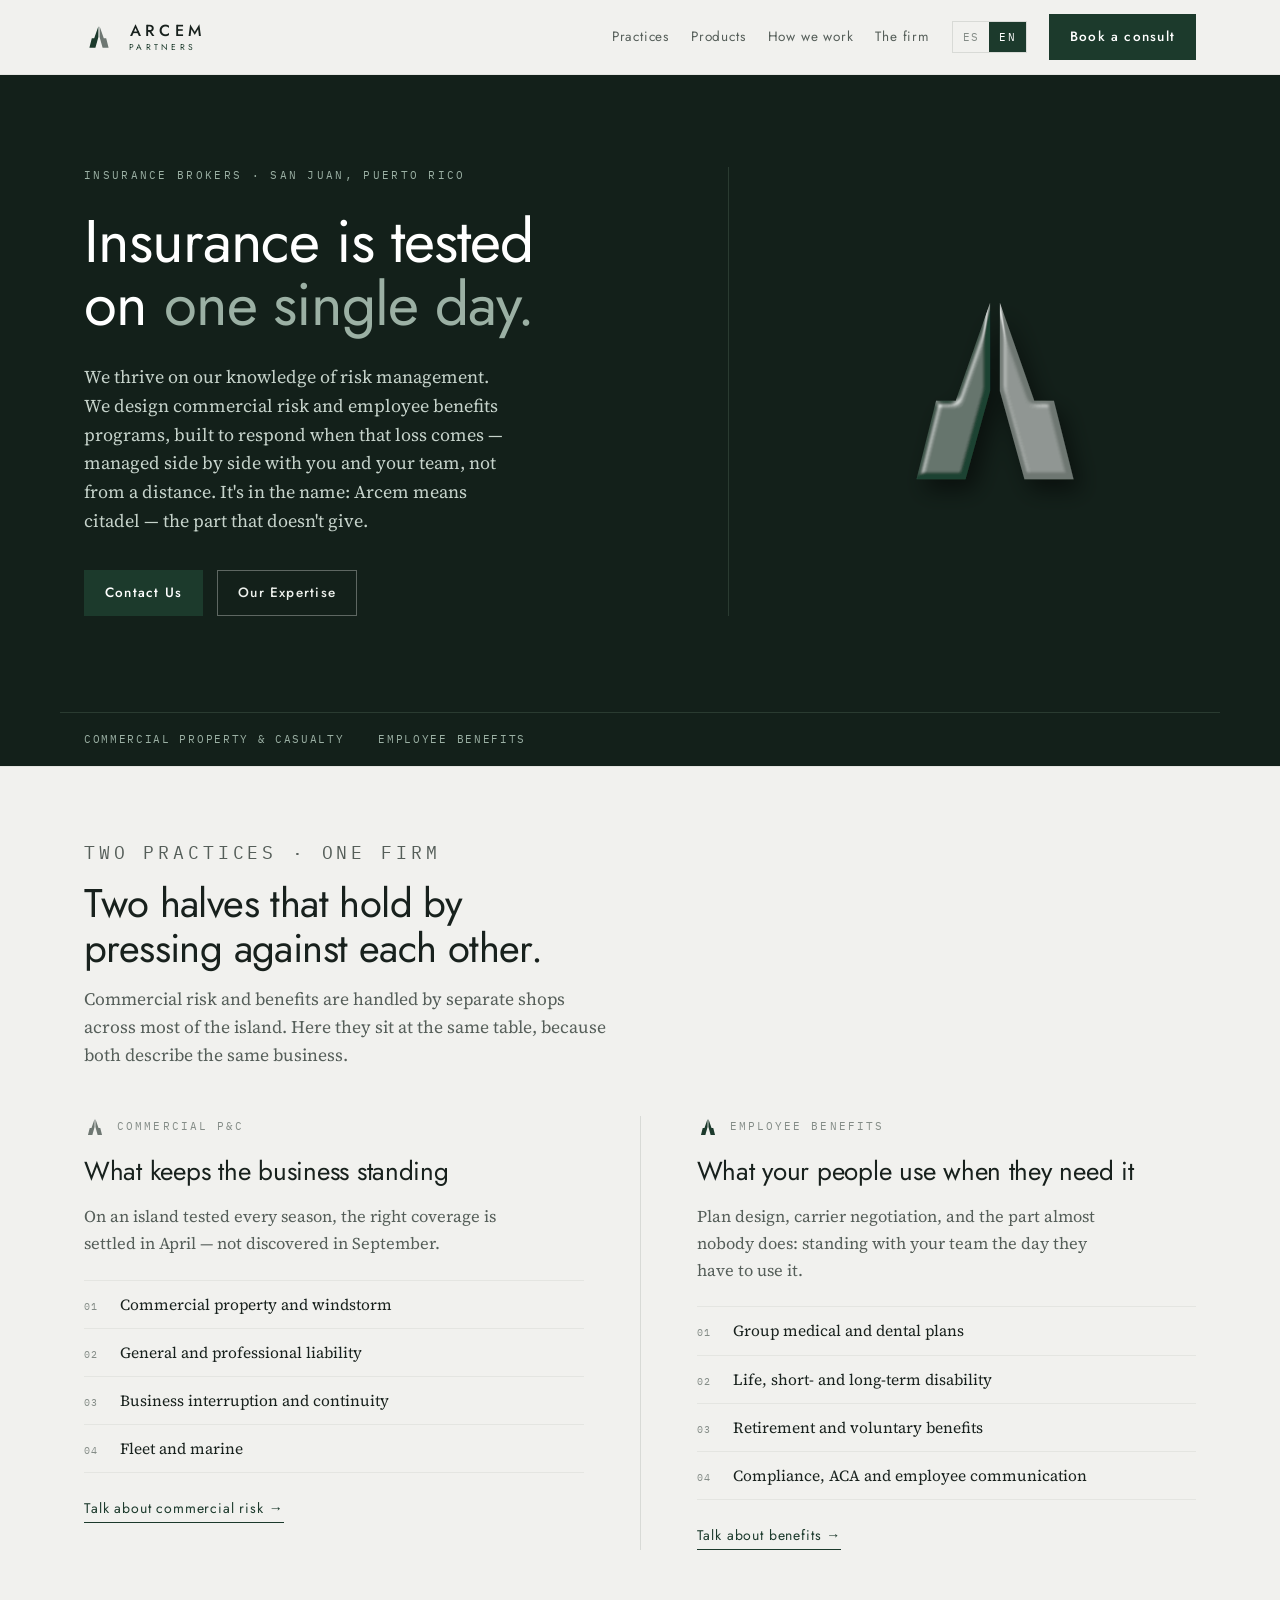
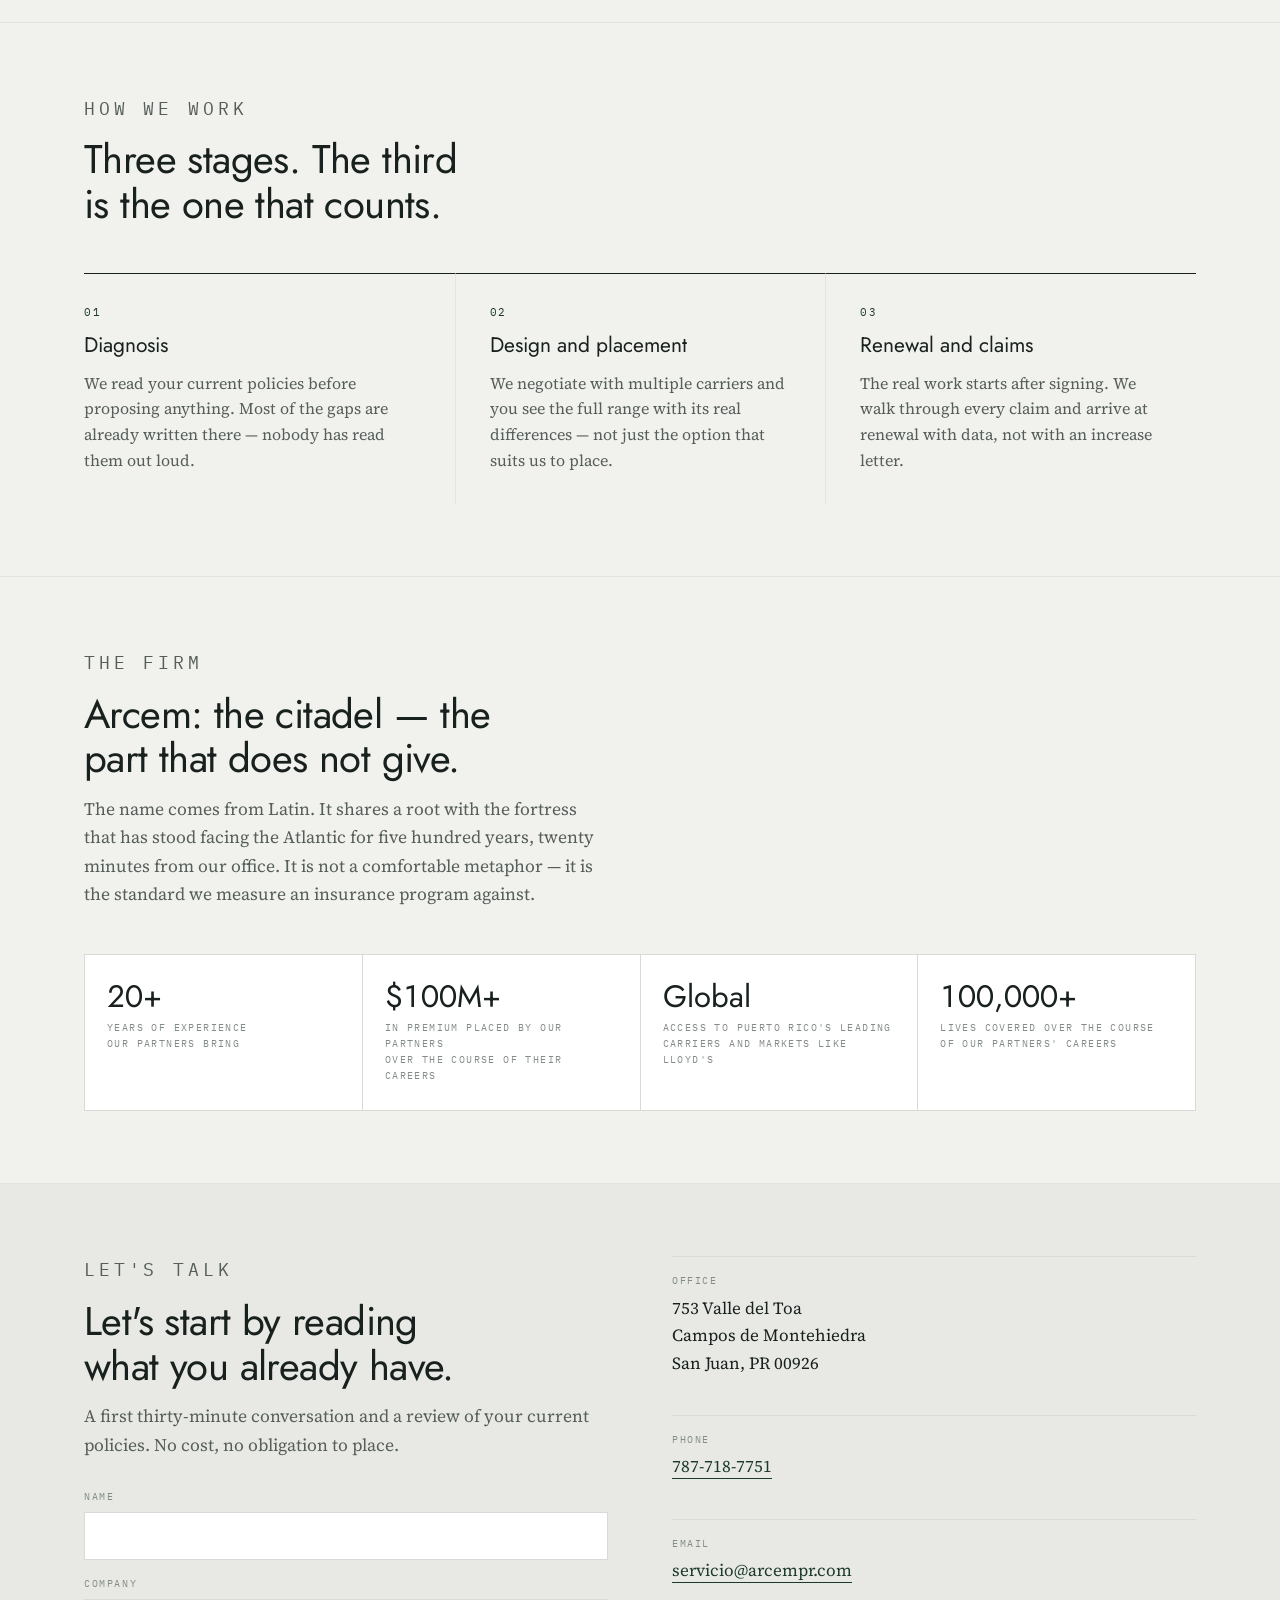
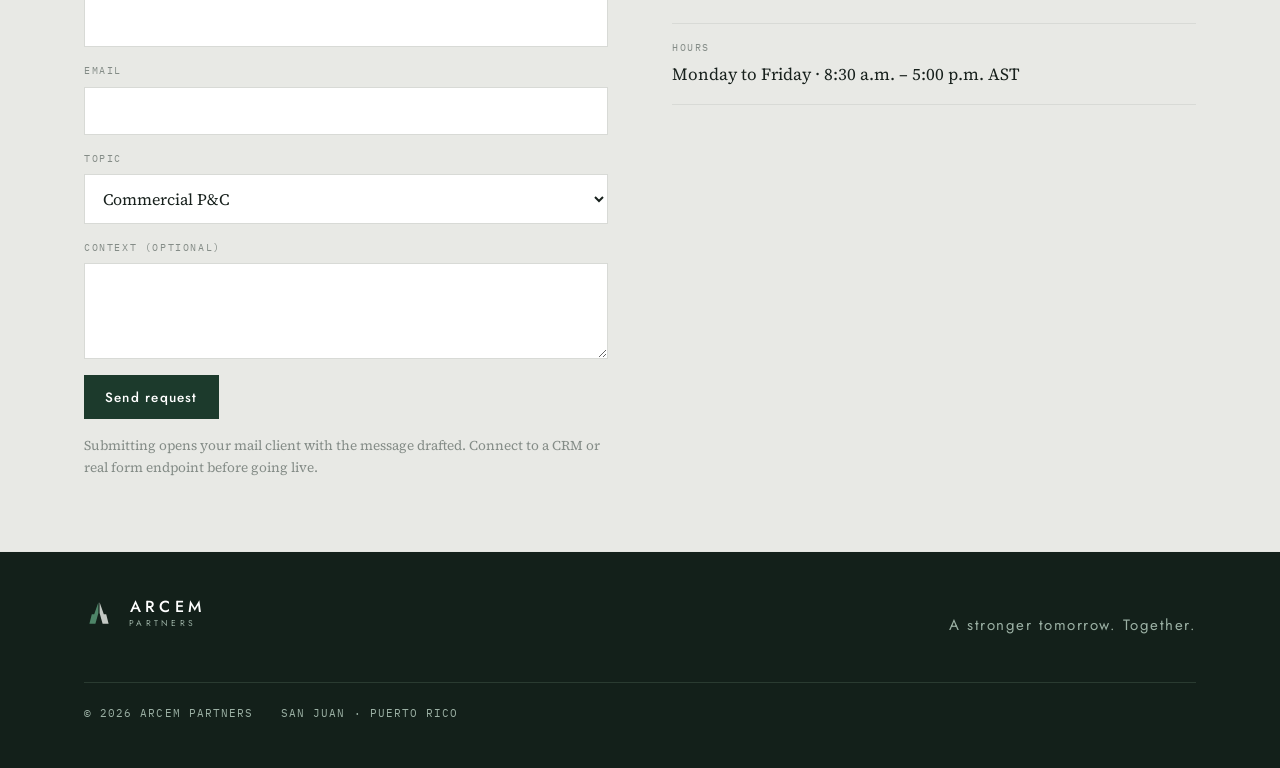
<file: index.html>
<!doctype html>
<html lang="en"><head>
<meta charset="utf-8">
<meta name="viewport" content="width=device-width, initial-scale=1">
<title>ARCEM Partners — Insurance Brokers in Puerto Rico</title>
<meta name="description" content="ARCEM Partners designs Commercial Property &amp; Casualty and Employee Benefits programs for businesses in Puerto Rico.">

<link rel="canonical" href="https://www.arcempr.com/">
<meta property="og:type" content="website">
<meta property="og:title" content="ARCEM Partners">
<meta property="og:description" content="Insurance is tested on one single day. Commercial risk and benefits programs in Puerto Rico.">
<meta property="og:image" content="/assets/logo/og-image.png">
<meta name="twitter:card" content="summary_large_image">

<link rel="icon" href="assets/logo/favicon.svg" type="image/svg+xml">

<link rel="preconnect" href="https://fonts.googleapis.com">
<link rel="preconnect" href="https://fonts.gstatic.com" crossorigin="">
<link rel="stylesheet" href="https://fonts.googleapis.com/css2?family=Jost:wght@300;400;500;600&amp;family=Source+Serif+4:ital,opsz,wght@0,8..60,400;0,8..60,600;1,8..60,400&amp;family=IBM+Plex+Mono:wght@400;500&amp;display=swap">

<link rel="stylesheet" href="assets/css/styles.css">
</head>
<body>

<header>
  <div class="wrap bar">
    <a class="brand" href="#top" aria-label="ARCEM Partners">
      <svg viewBox="0 0 200 200" aria-hidden="true">
        <path fill="var(--green)" d="M96 28 68 108H52l-16 64h40l20-72Z"></path>
        <path fill="var(--stone)" d="m104 28 28 80h16l16 64h-40l-20-72Z"></path>
      </svg>
      <span>
        <span class="wm" style="display:block">ARCEM</span>
        <span class="sub" style="display:block">PARTNERS</span>
      </span>
    </a>
    <nav class="nav">
      <a class="link" href="#practicas" data-es="Prácticas" data-en="Practices">Practices</a>
      <a class="link" href="productos.html" data-es="Productos" data-en="Products">Products</a>
      <a class="link" href="#proceso" data-es="Cómo trabajamos" data-en="How we work">How we work</a>
      <a class="link" href="firma.html" data-es="La firma" data-en="The firm">The firm</a>
      <div class="lang" role="group" aria-label="Idioma / Language">
        <button type="button" id="lang-es" aria-pressed="false">ES</button>
        <button type="button" id="lang-en" aria-pressed="true">EN</button>
      </div>
      <a class="btn" href="#contacto" data-es="Agendar consulta" data-en="Book a consult">Book a consult</a>
    </nav>
  </div>
</header>

<main id="top">

  <section class="hero">
    <div class="wrap hero-in">
      <div class="hero-copy">
        <p class="eyebrow" data-es="Corredores de seguros · San Juan, Puerto Rico" data-en="Insurance brokers · San Juan, Puerto Rico">Insurance brokers · San Juan, Puerto Rico</p>
        <h1 data-es="El seguro se prueba en &lt;em&gt;un solo día.&lt;/em&gt;" data-en="Insurance is tested on &lt;em&gt;one single day.&lt;/em&gt;">Insurance is tested on <em>one single day.</em></h1>
        <p class="lede" data-es="Sabemos de manejo de riesgo. Diseñamos programas de riesgo comercial y de beneficios, construidos para responder cuando llega la pérdida — gestionados mano a mano con usted y su equipo, no a distancia. Está en el nombre: Arcem significa ciudadela — la parte que no cede." data-en="We thrive on our knowledge of risk management. We design commercial risk and employee benefits programs, built to respond when that loss comes — managed side by side with you and your team, not from a distance. It's in the name: Arcem means citadel — the part that doesn't give.">We thrive on our knowledge of risk management. We design commercial risk and employee benefits programs, built to respond when that loss comes — managed side by side with you and your team, not from a distance. It's in the name: Arcem means citadel — the part that doesn't give.</p>
        <div class="hero-cta">
          <a class="btn" href="#contacto" data-es="Contáctenos" data-en="Contact Us">Contact Us</a>
          <a class="btn btn-ghost" href="#practicas" data-es="Nuestra Experiencia" data-en="Our Expertise">Our Expertise</a>
        </div>
      </div>
      <div class="hero-seam" aria-hidden="true"></div>
      <div class="hero-mark">
        <svg viewBox="0 0 220 220" aria-hidden="true">
          <defs>
            <filter id="hcast" x="-45%" y="-45%" width="210%" height="210%">
              <feDropShadow dx="6" dy="9" stdDeviation="9" flood-color="#000000" flood-opacity="0.5"></feDropShadow>
            </filter>
            <filter id="hbevel" x="-30%" y="-30%" width="170%" height="170%">
              <feGaussianBlur in="SourceAlpha" stdDeviation="2.6" result="b"></feGaussianBlur>
              <feSpecularLighting in="b" surfaceScale="2.6" specularConstant="0.55" specularExponent="30" lighting-color="#FFFFFF" result="s">
                <feDistantLight azimuth="228" elevation="54"></feDistantLight>
              </feSpecularLighting>
              <feComposite in="s" in2="SourceAlpha" operator="in" result="sc"></feComposite>
              <feComposite in="SourceGraphic" in2="sc" operator="arithmetic" k1="0" k2="1" k3="1" k4="0"></feComposite>
            </filter>
          </defs>
          <g filter="url(#hcast)"><g filter="url(#hbevel)">
            <path fill="#1F4331" d="M106 38 78 118H62l-16 64h40l20-72Z"></path>
            <path fill="#6E7772" d="m114 38 28 80h16l16 64h-40l-20-72Z"></path>
          </g></g>
        </svg>
      </div>
    </div>
    <div class="wrap hero-foot">
      <span data-es="Commercial Property &amp; Casualty" data-en="Commercial Property &amp; Casualty">Commercial Property &amp; Casualty</span>
      <span data-es="Employee Benefits" data-en="Employee Benefits">Employee Benefits</span>
    </div>
  </section>

  <section id="practicas">
    <div class="wrap sec">
      <div class="sec-head">
        <p class="kicker" data-es="Dos prácticas · una firma" data-en="Two practices · one firm">Two practices · one firm</p>
        <h2 data-es="Dos mitades que se sostienen empujándose." data-en="Two halves that hold by pressing against each other.">Two halves that hold by pressing against each other.</h2>
        <p data-es="Riesgo comercial y beneficios se atienden por separado en casi toda la isla. Aquí se atienden en la misma mesa, porque los dos hablan del mismo negocio." data-en="Commercial risk and benefits are handled by separate shops across most of the island. Here they sit at the same table, because both describe the same business.">Commercial risk and benefits are handled by separate shops across most of the island. Here they sit at the same table, because both describe the same business.</p>
      </div>

      <div class="split">
        <div class="prac">
          <div class="prac-tag">
            <svg viewBox="0 0 200 200" aria-hidden="true"><path fill="var(--stone)" d="M96 28 68 108H52l-16 64h40l20-72Z"></path><path fill="var(--stone)" d="m104 28 28 80h16l16 64h-40l-20-72Z"></path></svg>
            <span>Commercial P&amp;C</span>
          </div>
          <h3 data-es="Lo que sostiene al negocio de pie" data-en="What keeps the business standing">What keeps the business standing</h3>
          <p data-es="En una isla que se pone a prueba cada temporada, la cobertura correcta se define en abril — no se descubre en septiembre." data-en="On an island tested every season, the right coverage is settled in April — not discovered in September.">On an island tested every season, the right coverage is settled in April — not discovered in September.</p>
          <ul>
            <li><b>01</b><span data-es="Propiedad comercial y riesgo de viento" data-en="Commercial property and windstorm">Commercial property and windstorm</span></li>
            <li><b>02</b><span data-es="Responsabilidad general y profesional" data-en="General and professional liability">General and professional liability</span></li>
            <li><b>03</b><span data-es="Interrupción de negocio y continuidad" data-en="Business interruption and continuity">Business interruption and continuity</span></li>
            <li><b>04</b><span data-es="Flota y marítimo" data-en="Fleet and marine">Fleet and marine</span></li>
          </ul>
          <a class="more" href="comercial.html" data-es="Hablar de riesgo comercial →" data-en="Talk about commercial risk →">Talk about commercial risk →</a>
        </div>

        <div class="seam" aria-hidden="true"></div>

        <div class="prac">
          <div class="prac-tag">
            <svg viewBox="0 0 200 200" aria-hidden="true"><path fill="var(--green)" d="M96 28 68 108H52l-16 64h40l20-72Z"></path><path fill="var(--green)" d="m104 28 28 80h16l16 64h-40l-20-72Z"></path></svg>
            <span>Employee Benefits</span>
          </div>
          <h3 data-es="Lo que su gente usa cuando le toca" data-en="What your people use when they need it">What your people use when they need it</h3>
          <p data-es="Diseño del plan, negociación con carriers y la parte que casi nadie hace: acompañar a su equipo el día que tiene que usarlo." data-en="Plan design, carrier negotiation, and the part almost nobody does: standing with your team the day they have to use it.">Plan design, carrier negotiation, and the part almost nobody does: standing with your team the day they have to use it.</p>
          <ul>
            <li><b>01</b><span data-es="Planes médicos grupales y dentales" data-en="Group medical and dental plans">Group medical and dental plans</span></li>
            <li><b>02</b><span data-es="Vida, incapacidad a corto y largo plazo" data-en="Life, short- and long-term disability">Life, short- and long-term disability</span></li>
            <li><b>03</b><span data-es="Retiro y beneficios voluntarios" data-en="Retirement and voluntary benefits">Retirement and voluntary benefits</span></li>
            <li><b>04</b><span data-es="Cumplimiento, ACA y comunicación al empleado" data-en="Compliance, ACA and employee communication">Compliance, ACA and employee communication</span></li>
          </ul>
          <a class="more" href="beneficios.html" data-es="Hablar de beneficios →" data-en="Talk about benefits →">Talk about benefits →</a>
        </div>
      </div>
    </div>
  </section>

  <section id="proceso">
    <div class="wrap sec">
      <div class="sec-head">
        <p class="kicker" data-es="Cómo trabajamos" data-en="How we work">How we work</p>
        <h2 data-es="Tres etapas. La tercera es la que importa." data-en="Three stages. The third is the one that counts.">Three stages. The third is the one that counts.</h2>
      </div>
      <div class="steps">
        <div class="step">
          <span class="n">01</span>
          <h3 data-es="Diagnóstico" data-en="Diagnosis">Diagnosis</h3>
          <p data-es="Leemos sus pólizas actuales antes de proponer nada. La mayoría de las brechas ya están escritas ahí — solo que nadie las ha leído en voz alta." data-en="We read your current policies before proposing anything. Most of the gaps are already written there — nobody has read them out loud.">We read your current policies before proposing anything. Most of the gaps are already written there — nobody has read them out loud.</p>
        </div>
        <div class="step">
          <span class="n">02</span>
          <h3 data-es="Diseño y colocación" data-en="Design and placement">Design and placement</h3>
          <p data-es="Negociamos con múltiples carriers y usted ve el abanico completo, con sus diferencias reales — no solo la opción que a nosotros nos convenga colocar." data-en="We negotiate with multiple carriers and you see the full range with its real differences — not just the option that suits us to place.">We negotiate with multiple carriers and you see the full range with its real differences — not just the option that suits us to place.</p>
        </div>
        <div class="step">
          <span class="n">03</span>
          <h3 data-es="Renovación y reclamación" data-en="Renewal and claims">Renewal and claims</h3>
          <p data-es="El trabajo real empieza después de firmar. Acompañamos cada reclamación y llegamos a la renovación con datos, no con una carta de aumento." data-en="The real work starts after signing. We walk through every claim and arrive at renewal with data, not with an increase letter.">The real work starts after signing. We walk through every claim and arrive at renewal with data, not with an increase letter.</p>
        </div>
      </div>
    </div>
  </section>

  <section>
    <div class="wrap sec">
      <div class="sec-head">
        <p class="kicker" data-es="La firma" data-en="The firm">The firm</p>
        <h2 data-es="Arcem: la ciudadela, la parte que no cede." data-en="Arcem: the citadel — the part that does not give.">Arcem: the citadel — the part that does not give.</h2>
        <p data-es="El nombre viene del latín. Es la misma raíz que nombra la fortaleza que lleva quinientos años frente al Atlántico, a veinte minutos de nuestra oficina. No es una metáfora cómoda: es el estándar con el que medimos un programa de seguros." data-en="The name comes from Latin. It shares a root with the fortress that has stood facing the Atlantic for five hundred years, twenty minutes from our office. It is not a comfortable metaphor — it is the standard we measure an insurance program against.">The name comes from Latin. It shares a root with the fortress that has stood facing the Atlantic for five hundred years, twenty minutes from our office. It is not a comfortable metaphor — it is the standard we measure an insurance program against.</p>
      </div>
      <div class="proof">
        <div><span class="fig">20+</span><span class="lab" data-es="Años de experiencia&lt;br&gt;de nuestros socios" data-en="Years of experience&lt;br&gt;our partners bring">Years of experience<br>our partners bring</span></div>
        <div><span class="fig">$100M+</span><span class="lab" data-es="En prima colocada por nuestros&lt;br&gt;socios a través de su trayectoria" data-en="In premium placed by our partners&lt;br&gt;over the course of their careers">In premium placed by our partners<br>over the course of their careers</span></div>
        <div><span class="fig">Global</span><span class="lab" data-es="Acceso a los principales carriers&lt;br&gt;de PR y mercados como Lloyd's" data-en="Access to Puerto Rico's leading&lt;br&gt;carriers and markets like Lloyd's">Access to Puerto Rico's leading<br>carriers and markets like Lloyd's</span></div>
        <div><span class="fig">100,000+</span><span class="lab" data-es="Vidas cubiertas a lo largo de&lt;br&gt;la trayectoria de nuestros socios" data-en="Lives covered over the course&lt;br&gt;of our partners' careers">Lives covered over the course<br>of our partners' careers</span></div>
      </div>
    </div>
  </section>

  <section class="contact" id="contacto">
    <div class="wrap sec">
      <div class="contact-grid">
        <div>
          <div class="sec-head" style="margin-bottom:30px">
            <p class="kicker" data-es="Conversemos" data-en="Let's talk">Let's talk</p>
            <h2 data-es="Empecemos por leer lo que ya tiene." data-en="Let's start by reading what you already have.">Let's start by reading what you already have.</h2>
            <p data-es="Una primera conversación de treinta minutos y una revisión de sus pólizas vigentes. Sin costo y sin compromiso de colocación." data-en="A first thirty-minute conversation and a review of your current policies. No cost, no obligation to place.">A first thirty-minute conversation and a review of your current policies. No cost, no obligation to place.</p>
          </div>
          <form id="consult-form">
            <div class="field">
              <label for="f-name" data-es="Nombre" data-en="Name">Name</label>
              <input type="text" id="f-name" name="name" autocomplete="name" required="">
            </div>
            <div class="field">
              <label for="f-company" data-es="Empresa" data-en="Company">Company</label>
              <input type="text" id="f-company" name="company" autocomplete="organization" required="">
            </div>
            <div class="field">
              <label for="f-email" data-es="Correo electrónico" data-en="Email">Email</label>
              <input type="email" id="f-email" name="email" autocomplete="email" required="">
            </div>
            <div class="field">
              <label for="f-practice" data-es="Tema" data-en="Topic">Topic</label>
              <select id="f-practice" name="practice">
                <option value="pc" data-es="Commercial P&amp;C" data-en="Commercial P&amp;C">Commercial P&amp;C</option>
                <option value="benefits" data-es="Employee Benefits" data-en="Employee Benefits">Employee Benefits</option>
                <option value="both" data-es="Los dos" data-en="Both">Both</option>
              </select>
            </div>
            <div class="field">
              <label for="f-note" data-es="Contexto (opcional)" data-en="Context (optional)">Context (optional)</label>
              <textarea id="f-note" name="note"></textarea>
            </div>
            <button class="btn" type="submit" style="align-self:flex-start" data-es="Enviar solicitud" data-en="Send request">Send request</button>
            <p class="hint" id="form-hint" data-es="Al enviar se abre su correo con el mensaje redactado. Conectar a un CRM o formulario real antes de publicar." data-en="Submitting opens your mail client with the message drafted. Connect to a CRM or real form endpoint before going live.">Submitting opens your mail client with the message drafted. Connect to a CRM or real form endpoint before going live.</p>
          </form>
        </div>

        <div class="reach">
          <div class="row">
            <span class="rl" data-es="Oficina" data-en="Office">Office</span>
            <span class="rv">753 Valle del Toa<br>Campos de Montehiedra<br>San Juan, PR 00926</span>
          </div>
          <div class="row">
            <span class="rl" data-es="Teléfono" data-en="Phone">Phone</span>
            <span class="rv"><a href="tel:+17877187751">787-718-7751</a></span>
          </div>
          <div class="row">
            <span class="rl" data-es="Correo" data-en="Email">Email</span>
            <span class="rv"><a href="mailto:servicio@arcempr.com">servicio@arcempr.com</a></span>
          </div>
          <div class="row">
            <span class="rl" data-es="Horario" data-en="Hours">Hours</span>
            <span class="rv" data-es="Lunes a viernes · 8:30 a.m. – 5:00 p.m. AST" data-en="Monday to Friday · 8:30 a.m. – 5:00 p.m. AST">Monday to Friday · 8:30 a.m. – 5:00 p.m. AST</span>
          </div>
        </div>
      </div>
    </div>
  </section>

</main>

<footer>
  <div class="wrap foot-in">
    <div class="foot-top">
      <a class="brand" href="#top" aria-label="ARCEM Partners">
        <svg viewBox="0 0 200 200" aria-hidden="true">
          <path fill="#4E8568" d="M96 28 68 108H52l-16 64h40l20-72Z"></path>
          <path fill="#C3C8C4" d="m104 28 28 80h16l16 64h-40l-20-72Z"></path>
        </svg>
        <span>
          <span class="wm" style="display:block">ARCEM</span>
          <span class="sub" style="display:block">PARTNERS</span>
        </span>
      </a>
      <p class="foot-tag" data-es="A stronger tomorrow. Together." data-en="A stronger tomorrow. Together.">A stronger tomorrow. Together.</p>
    </div>
    <div class="foot-bot">
      <p>© 2026 ARCEM PARTNERS</p>
      <p data-es="SAN JUAN · PUERTO RICO" data-en="SAN JUAN · PUERTO RICO">SAN JUAN · PUERTO RICO</p>
    </div>
  </div>
</footer>

<script src="assets/js/main.js"></script>


</body></html>
</file>
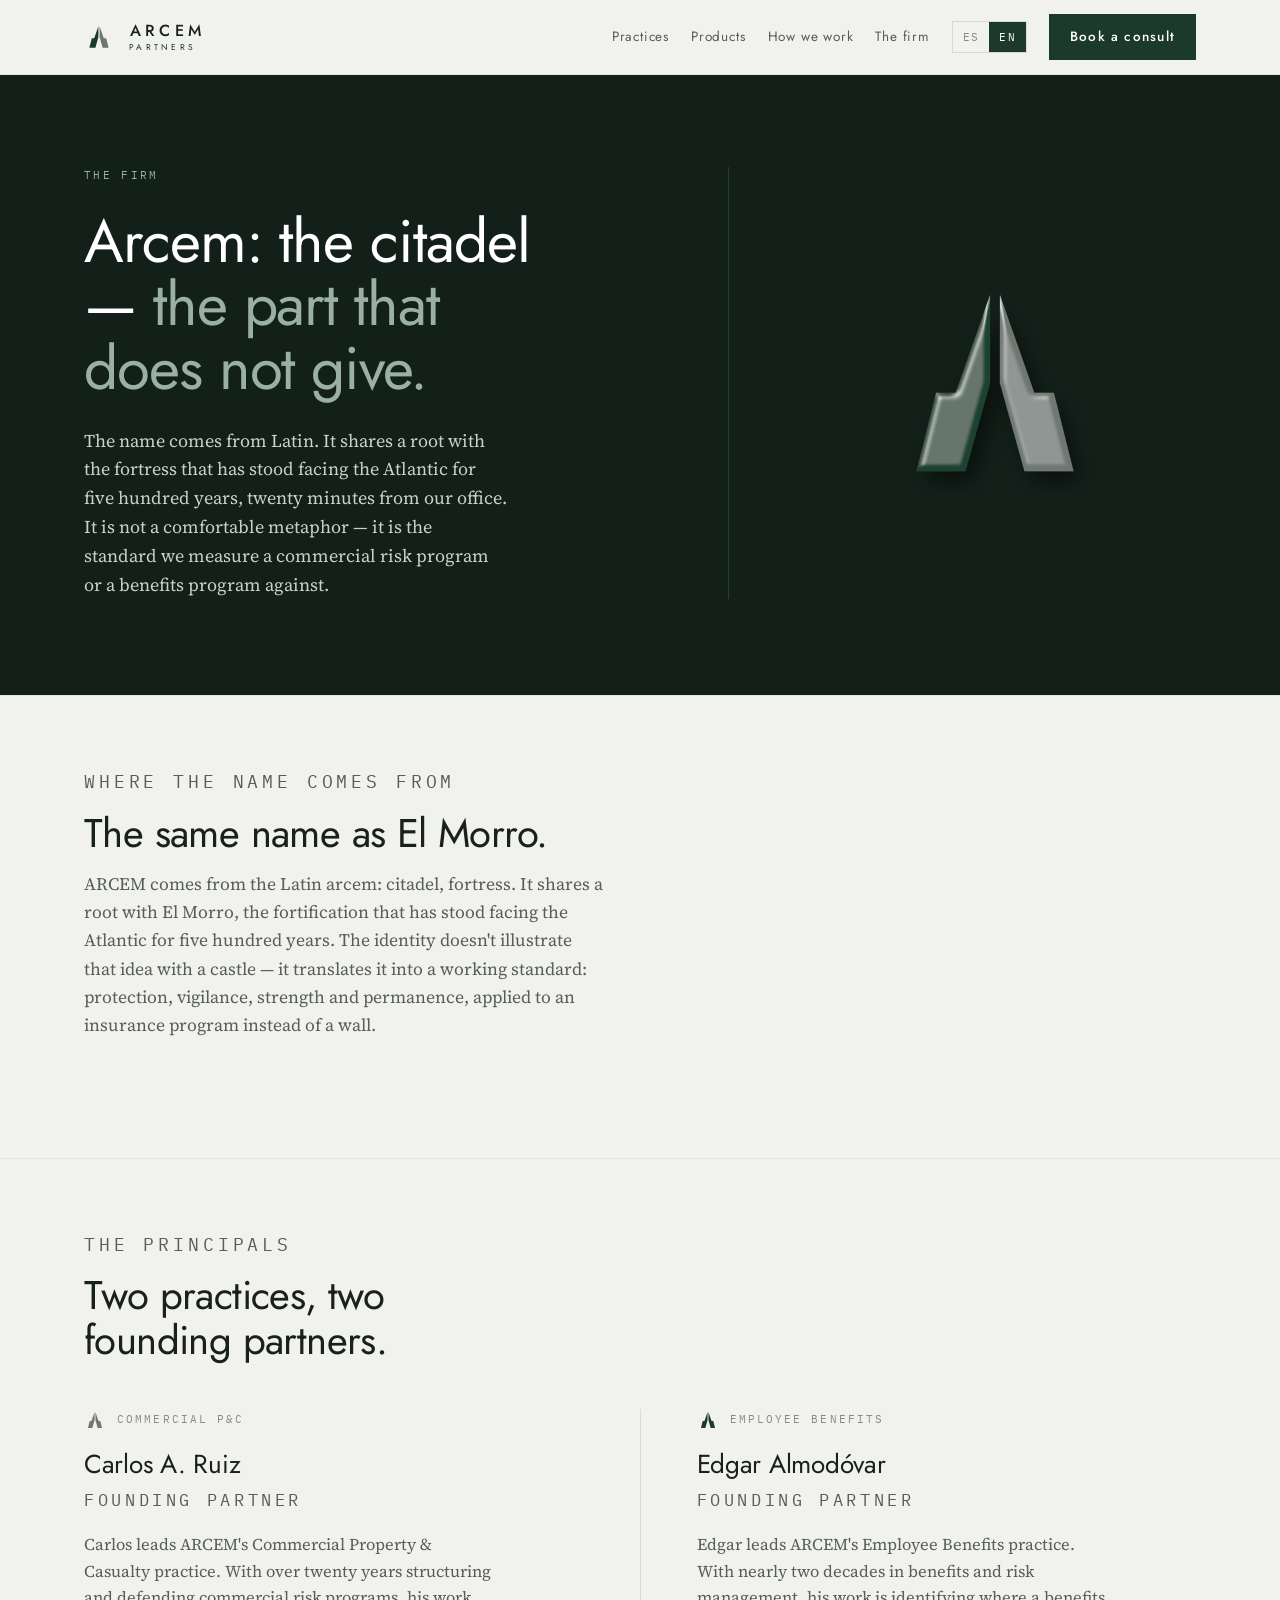
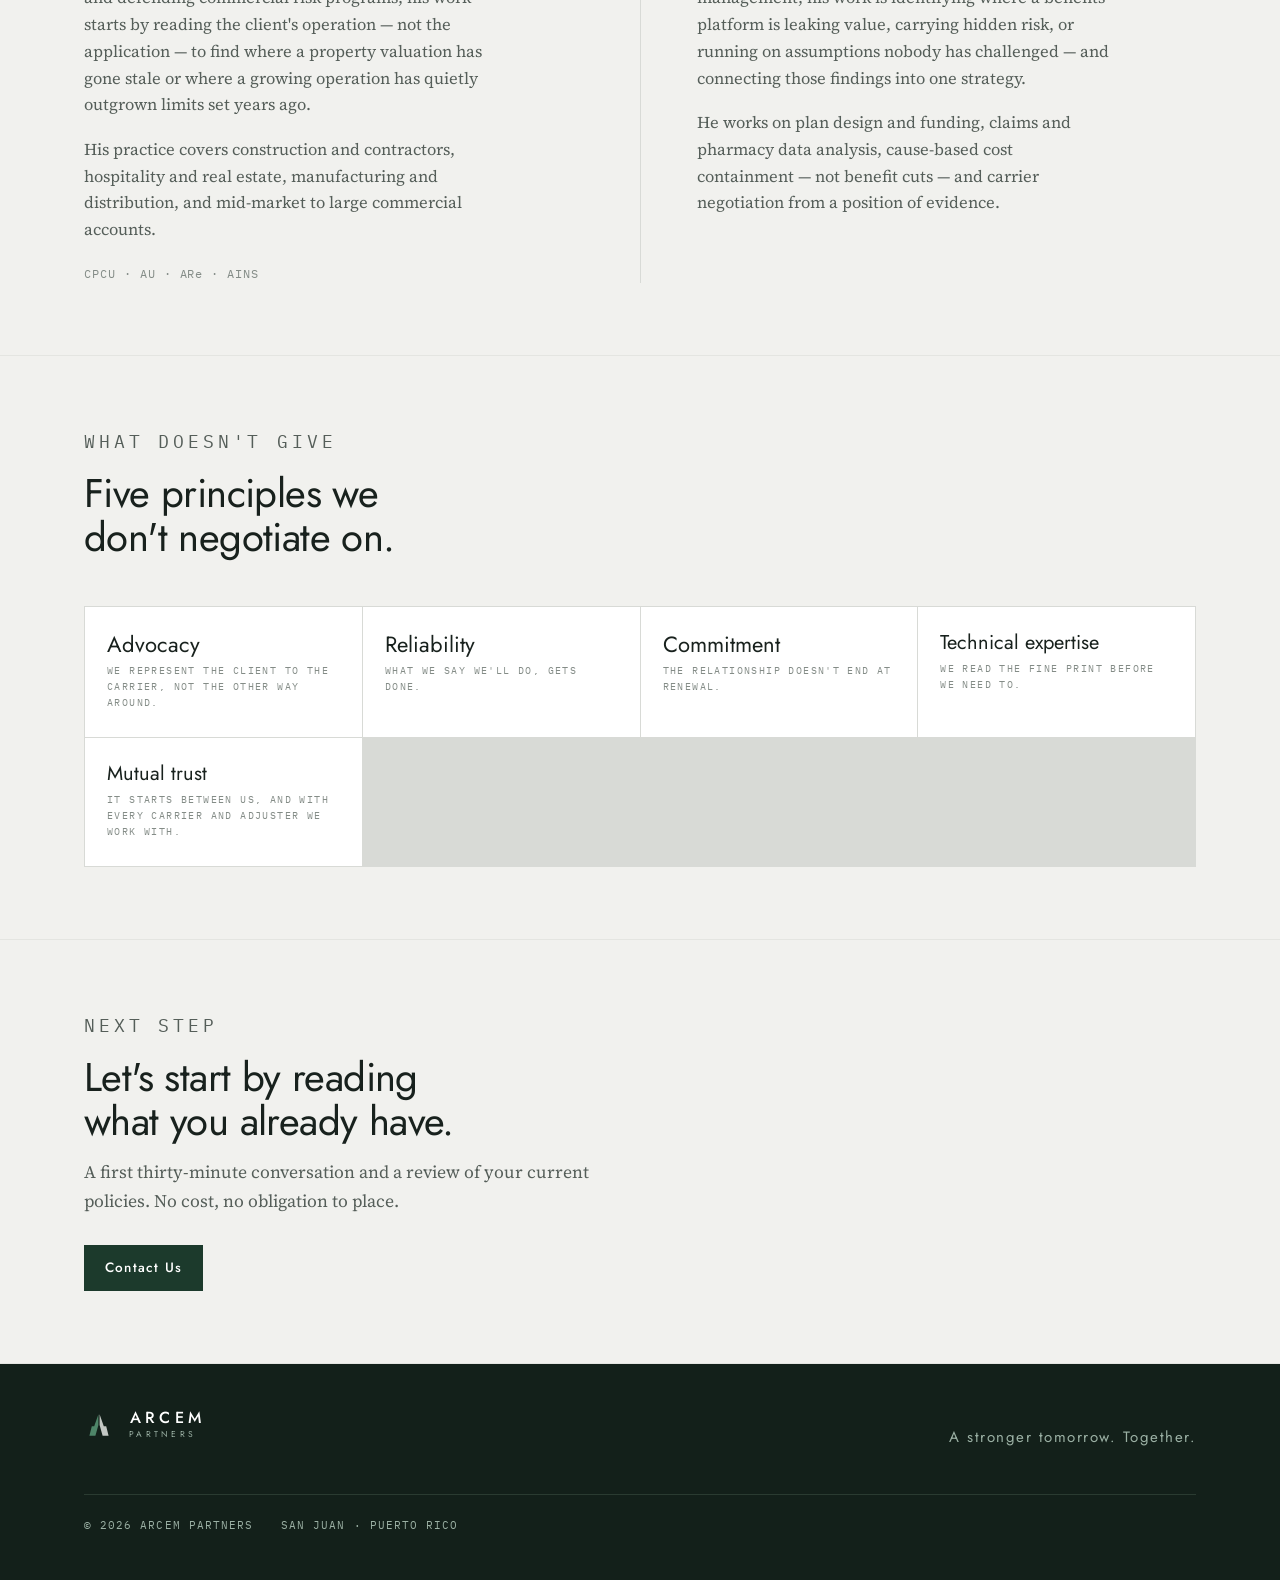
<file: about.html>
<!doctype html>
<html lang="en"><head>
<meta charset="utf-8">
<meta name="viewport" content="width=device-width, initial-scale=1">
<title>The Firm — ARCEM Partners</title>
<meta name="description" content="Where the ARCEM name comes from, the firm's principals, and the values that don't get negotiated.">

<link rel="canonical" href="https://www.arcempr.com/about.html">
<meta property="og:type" content="website">
<meta property="og:title" content="The Firm — ARCEM Partners">
<meta property="og:description" content="Arcem: the citadel — the part that does not give.">
<meta property="og:image" content="/assets/logo/og-image.png">
<meta name="twitter:card" content="summary_large_image">

<link rel="icon" href="assets/logo/favicon.svg" type="image/svg+xml">

<link rel="preconnect" href="https://fonts.googleapis.com">
<link rel="preconnect" href="https://fonts.gstatic.com" crossorigin="">
<link rel="stylesheet" href="https://fonts.googleapis.com/css2?family=Jost:wght@300;400;500;600&amp;family=Source+Serif+4:ital,opsz,wght@0,8..60,400;0,8..60,600;1,8..60,400&amp;family=IBM+Plex+Mono:wght@400;500&amp;display=swap">

<link rel="stylesheet" href="assets/css/styles.css">
</head>
<body>

<header>
  <div class="wrap bar">
    <a class="brand" href="index.html" aria-label="ARCEM Partners">
      <svg viewBox="0 0 200 200" aria-hidden="true">
        <path fill="var(--green)" d="M96 28 68 108H52l-16 64h40l20-72Z"></path>
        <path fill="var(--stone)" d="m104 28 28 80h16l16 64h-40l-20-72Z"></path>
      </svg>
      <span>
        <span class="wm" style="display:block">ARCEM</span>
        <span class="sub" style="display:block">PARTNERS</span>
      </span>
    </a>
    <nav class="nav">
      <a class="link" href="index.html#practicas" data-es="Prácticas" data-en="Practices">Practices</a>
      <a class="link" href="products.html" data-es="Productos" data-en="Products">Products</a>
      <a class="link" href="index.html#proceso" data-es="Cómo trabajamos" data-en="How we work">How we work</a>
      <a class="link" href="about.html" data-es="La firma" data-en="The firm">The firm</a>
      <div class="lang" role="group" aria-label="Idioma / Language">
        <button type="button" id="lang-es" aria-pressed="false">ES</button>
        <button type="button" id="lang-en" aria-pressed="true">EN</button>
      </div>
      <a class="btn" href="contact.html" data-es="Agendar consulta" data-en="Book a consult">Book a consult</a>
    </nav>
  </div>
</header>

<main id="top">

  <section class="hero">
    <div class="wrap hero-in">
      <div class="hero-copy">
        <p class="eyebrow" data-es="La firma" data-en="The firm">The firm</p>
        <h1 data-es="Arcem: la ciudadela, &lt;em&gt;la parte que no cede.&lt;/em&gt;" data-en="Arcem: the citadel — &lt;em&gt;the part that does not give.&lt;/em&gt;">Arcem: the citadel — <em>the part that does not give.</em></h1>
        <p class="lede" data-es="El nombre viene del latín. Es la misma raíz que nombra la fortaleza que lleva quinientos años frente al Atlántico, a veinte minutos de nuestra oficina. No es una metáfora cómoda: es el estándar con el que medimos un programa de riesgo comercial o un programa de beneficios." data-en="The name comes from Latin. It shares a root with the fortress that has stood facing the Atlantic for five hundred years, twenty minutes from our office. It is not a comfortable metaphor — it is the standard we measure a commercial risk program or a benefits program against.">The name comes from Latin. It shares a root with the fortress that has stood facing the Atlantic for five hundred years, twenty minutes from our office. It is not a comfortable metaphor — it is the standard we measure a commercial risk program or a benefits program against.</p>
      </div>
      <div class="hero-seam" aria-hidden="true"></div>
      <div class="hero-mark">
        <svg viewBox="0 0 220 220" aria-hidden="true">
          <defs>
            <filter id="hcast" x="-45%" y="-45%" width="210%" height="210%">
              <feDropShadow dx="6" dy="9" stdDeviation="9" flood-color="#000000" flood-opacity="0.5"></feDropShadow>
            </filter>
            <filter id="hbevel" x="-30%" y="-30%" width="170%" height="170%">
              <feGaussianBlur in="SourceAlpha" stdDeviation="2.6" result="b"></feGaussianBlur>
              <feSpecularLighting in="b" surfaceScale="2.6" specularConstant="0.55" specularExponent="30" lighting-color="#FFFFFF" result="s">
                <feDistantLight azimuth="228" elevation="54"></feDistantLight>
              </feSpecularLighting>
              <feComposite in="s" in2="SourceAlpha" operator="in" result="sc"></feComposite>
              <feComposite in="SourceGraphic" in2="sc" operator="arithmetic" k1="0" k2="1" k3="1" k4="0"></feComposite>
            </filter>
          </defs>
          <g filter="url(#hcast)"><g filter="url(#hbevel)">
            <path fill="#1F4331" d="M106 38 78 118H62l-16 64h40l20-72Z"></path>
            <path fill="#6E7772" d="m114 38 28 80h16l16 64h-40l-20-72Z"></path>
          </g></g>
        </svg>
      </div>
    </div>
  </section>

  <section id="origen">
    <div class="wrap sec">
      <div class="sec-head">
        <p class="kicker" data-es="Origen del nombre" data-en="Where the name comes from">Where the name comes from</p>
        <h2 data-es="El mismo nombre que El Morro." data-en="The same name as El Morro.">The same name as El Morro.</h2>
        <p data-es="ARCEM viene del latín «arcem»: ciudadela, fortaleza. Es la misma raíz que nombra El Morro, la fortificación que lleva quinientos años frente al Atlántico. La identidad no ilustra esa idea con un castillo — la traduce a un estándar de trabajo: protección, vigilancia, fuerza y permanencia, aplicados a un programa de seguros en vez de a un muro." data-en="ARCEM comes from the Latin arcem: citadel, fortress. It shares a root with El Morro, the fortification that has stood facing the Atlantic for five hundred years. The identity doesn't illustrate that idea with a castle — it translates it into a working standard: protection, vigilance, strength and permanence, applied to an insurance program instead of a wall.">ARCEM comes from the Latin arcem: citadel, fortress. It shares a root with El Morro, the fortification that has stood facing the Atlantic for five hundred years. The identity doesn't illustrate that idea with a castle — it translates it into a working standard: protection, vigilance, strength and permanence, applied to an insurance program instead of a wall.</p>
      </div>
    </div>
  </section>

  <section id="principales">
    <div class="wrap sec">
      <div class="sec-head">
        <p class="kicker" data-es="Los principales" data-en="The principals">The principals</p>
        <h2 data-es="Dos prácticas, dos socios fundadores." data-en="Two practices, two founding partners.">Two practices, two founding partners.</h2>
      </div>

      <div class="split">
        <div class="prac">
          <div class="prac-tag">
            <svg viewBox="0 0 200 200" aria-hidden="true"><path fill="var(--stone)" d="M96 28 68 108H52l-16 64h40l20-72Z"></path><path fill="var(--stone)" d="m104 28 28 80h16l16 64h-40l-20-72Z"></path></svg>
            <span data-es="Commercial P&amp;C" data-en="Commercial P&amp;C">Commercial P&amp;C</span>
          </div>
          <h3>Carlos A. Ruiz</h3>
          <p class="kicker" style="margin:-10px 0 0" data-es="Socio fundador" data-en="Founding partner">Founding partner</p>
          <p data-es="Carlos dirige la práctica de Commercial Property &amp; Casualty de ARCEM. Con más de veinte años estructurando y defendiendo programas de riesgo comercial, su trabajo empieza por leer la operación del cliente — no la solicitud — para encontrar dónde una valoración de propiedad quedó desactualizada o dónde una operación en crecimiento ya superó los límites que se fijaron hace años." data-en="Carlos leads ARCEM's Commercial Property &amp; Casualty practice. With over twenty years structuring and defending commercial risk programs, his work starts by reading the client's operation — not the application — to find where a property valuation has gone stale or where a growing operation has quietly outgrown limits set years ago.">Carlos leads ARCEM's Commercial Property &amp; Casualty practice. With over twenty years structuring and defending commercial risk programs, his work starts by reading the client's operation — not the application — to find where a property valuation has gone stale or where a growing operation has quietly outgrown limits set years ago.</p>
          <p data-es="Su práctica cubre construcción y contratistas, hospitalidad y bienes raíces, manufactura y distribución, y cuentas comerciales de mediana y gran escala." data-en="His practice covers construction and contractors, hospitality and real estate, manufacturing and distribution, and mid-market to large commercial accounts.">His practice covers construction and contractors, hospitality and real estate, manufacturing and distribution, and mid-market to large commercial accounts.</p>
          <p class="mono" style="font-size:12px; letter-spacing:.08em; color:var(--faint); margin:2px 0 0">CPCU · AU · ARe · AINS</p>
        </div>

        <div class="seam" aria-hidden="true"></div>

        <div class="prac">
          <div class="prac-tag">
            <svg viewBox="0 0 200 200" aria-hidden="true"><path fill="var(--green)" d="M96 28 68 108H52l-16 64h40l20-72Z"></path><path fill="var(--green)" d="m104 28 28 80h16l16 64h-40l-20-72Z"></path></svg>
            <span data-es="Employee Benefits" data-en="Employee Benefits">Employee Benefits</span>
          </div>
          <h3>Edgar Almodóvar</h3>
          <p class="kicker" style="margin:-10px 0 0" data-es="Socio fundador" data-en="Founding partner">Founding partner</p>
          <p data-es="Edgar dirige la práctica de Employee Benefits de ARCEM. Con casi dos décadas en beneficios y manejo de riesgo, su trabajo es identificar dónde una plataforma de beneficios pierde valor, carga riesgo oculto u opera sobre supuestos que nadie ha cuestionado — y conectar esos hallazgos en una sola estrategia." data-en="Edgar leads ARCEM's Employee Benefits practice. With nearly two decades in benefits and risk management, his work is identifying where a benefits platform is leaking value, carrying hidden risk, or running on assumptions nobody has challenged — and connecting those findings into one strategy.">Edgar leads ARCEM's Employee Benefits practice. With nearly two decades in benefits and risk management, his work is identifying where a benefits platform is leaking value, carrying hidden risk, or running on assumptions nobody has challenged — and connecting those findings into one strategy.</p>
          <p data-es="Trabaja diseño y financiamiento de plan, análisis de datos de reclamaciones y farmacia, contención de costos basada en causa — no en recorte — y negociación con carriers desde una posición de evidencia." data-en="He works on plan design and funding, claims and pharmacy data analysis, cause-based cost containment — not benefit cuts — and carrier negotiation from a position of evidence.">He works on plan design and funding, claims and pharmacy data analysis, cause-based cost containment — not benefit cuts — and carrier negotiation from a position of evidence.</p>
        </div>
      </div>
    </div>
  </section>

  <section id="valores">
    <div class="wrap sec">
      <div class="sec-head">
        <p class="kicker" data-es="Lo que no cede" data-en="What doesn't give">What doesn't give</p>
        <h2 data-es="Cinco principios que no se negocian." data-en="Five principles we don't negotiate on.">Five principles we don't negotiate on.</h2>
      </div>
      <div class="proof">
        <div><span class="fig" style="font-size:22px" data-es="Defensa" data-en="Advocacy">Advocacy</span><span class="lab" data-es="Representamos al cliente frente al carrier, no al revés." data-en="We represent the client to the carrier, not the other way around.">We represent the client to the carrier, not the other way around.</span></div>
        <div><span class="fig" style="font-size:22px" data-es="Confiabilidad" data-en="Reliability">Reliability</span><span class="lab" data-es="Lo que decimos que vamos a hacer, se hace." data-en="What we say we'll do, gets done.">What we say we'll do, gets done.</span></div>
        <div><span class="fig" style="font-size:22px" data-es="Compromiso" data-en="Commitment">Commitment</span><span class="lab" data-es="La relación no termina en la renovación." data-en="The relationship doesn't end at renewal.">The relationship doesn't end at renewal.</span></div>
        <div><span class="fig" style="font-size:20px" data-es="Experiencia técnica" data-en="Technical expertise">Technical expertise</span><span class="lab" data-es="Leemos la letra pequeña antes de que haga falta leerla." data-en="We read the fine print before we need to.">We read the fine print before we need to.</span></div>
        <div><span class="fig" style="font-size:20px" data-es="Confianza mutua" data-en="Mutual trust">Mutual trust</span><span class="lab" data-es="Empieza entre nosotros, y con cada carrier y ajustador con el que trabajamos." data-en="It starts between us, and with every carrier and adjuster we work with.">It starts between us, and with every carrier and adjuster we work with.</span></div>
      </div>
    </div>
  </section>

  <section>
    <div class="wrap sec">
      <div class="sec-head" style="margin-bottom:0">
        <p class="kicker" data-es="Siguiente paso" data-en="Next step">Next step</p>
        <h2 data-es="Empecemos por leer lo que ya tiene." data-en="Let's start by reading what you already have.">Let's start by reading what you already have.</h2>
        <p data-es="Una primera conversación de treinta minutos y una revisión de sus pólizas vigentes. Sin costo y sin compromiso de colocación." data-en="A first thirty-minute conversation and a review of your current policies. No cost, no obligation to place.">A first thirty-minute conversation and a review of your current policies. No cost, no obligation to place.</p>
      </div>
      <div class="hero-cta" style="margin-top:30px">
        <a class="btn" href="contact.html" data-es="Contáctenos" data-en="Contact Us">Contact Us</a>
      </div>
    </div>
  </section>

</main>

<footer>
  <div class="wrap foot-in">
    <div class="foot-top">
      <a class="brand" href="index.html" aria-label="ARCEM Partners">
        <svg viewBox="0 0 200 200" aria-hidden="true">
          <path fill="#4E8568" d="M96 28 68 108H52l-16 64h40l20-72Z"></path>
          <path fill="#C3C8C4" d="m104 28 28 80h16l16 64h-40l-20-72Z"></path>
        </svg>
        <span>
          <span class="wm" style="display:block">ARCEM</span>
          <span class="sub" style="display:block">PARTNERS</span>
        </span>
      </a>
      <p class="foot-tag" data-es="A stronger tomorrow. Together." data-en="A stronger tomorrow. Together.">A stronger tomorrow. Together.</p>
    </div>
    <div class="foot-bot">
      <p>© 2026 ARCEM PARTNERS</p>
      <p data-es="SAN JUAN · PUERTO RICO" data-en="SAN JUAN · PUERTO RICO">SAN JUAN · PUERTO RICO</p>
    </div>
  </div>
</footer>

<script src="assets/js/main.js"></script>


</body></html>
</file>
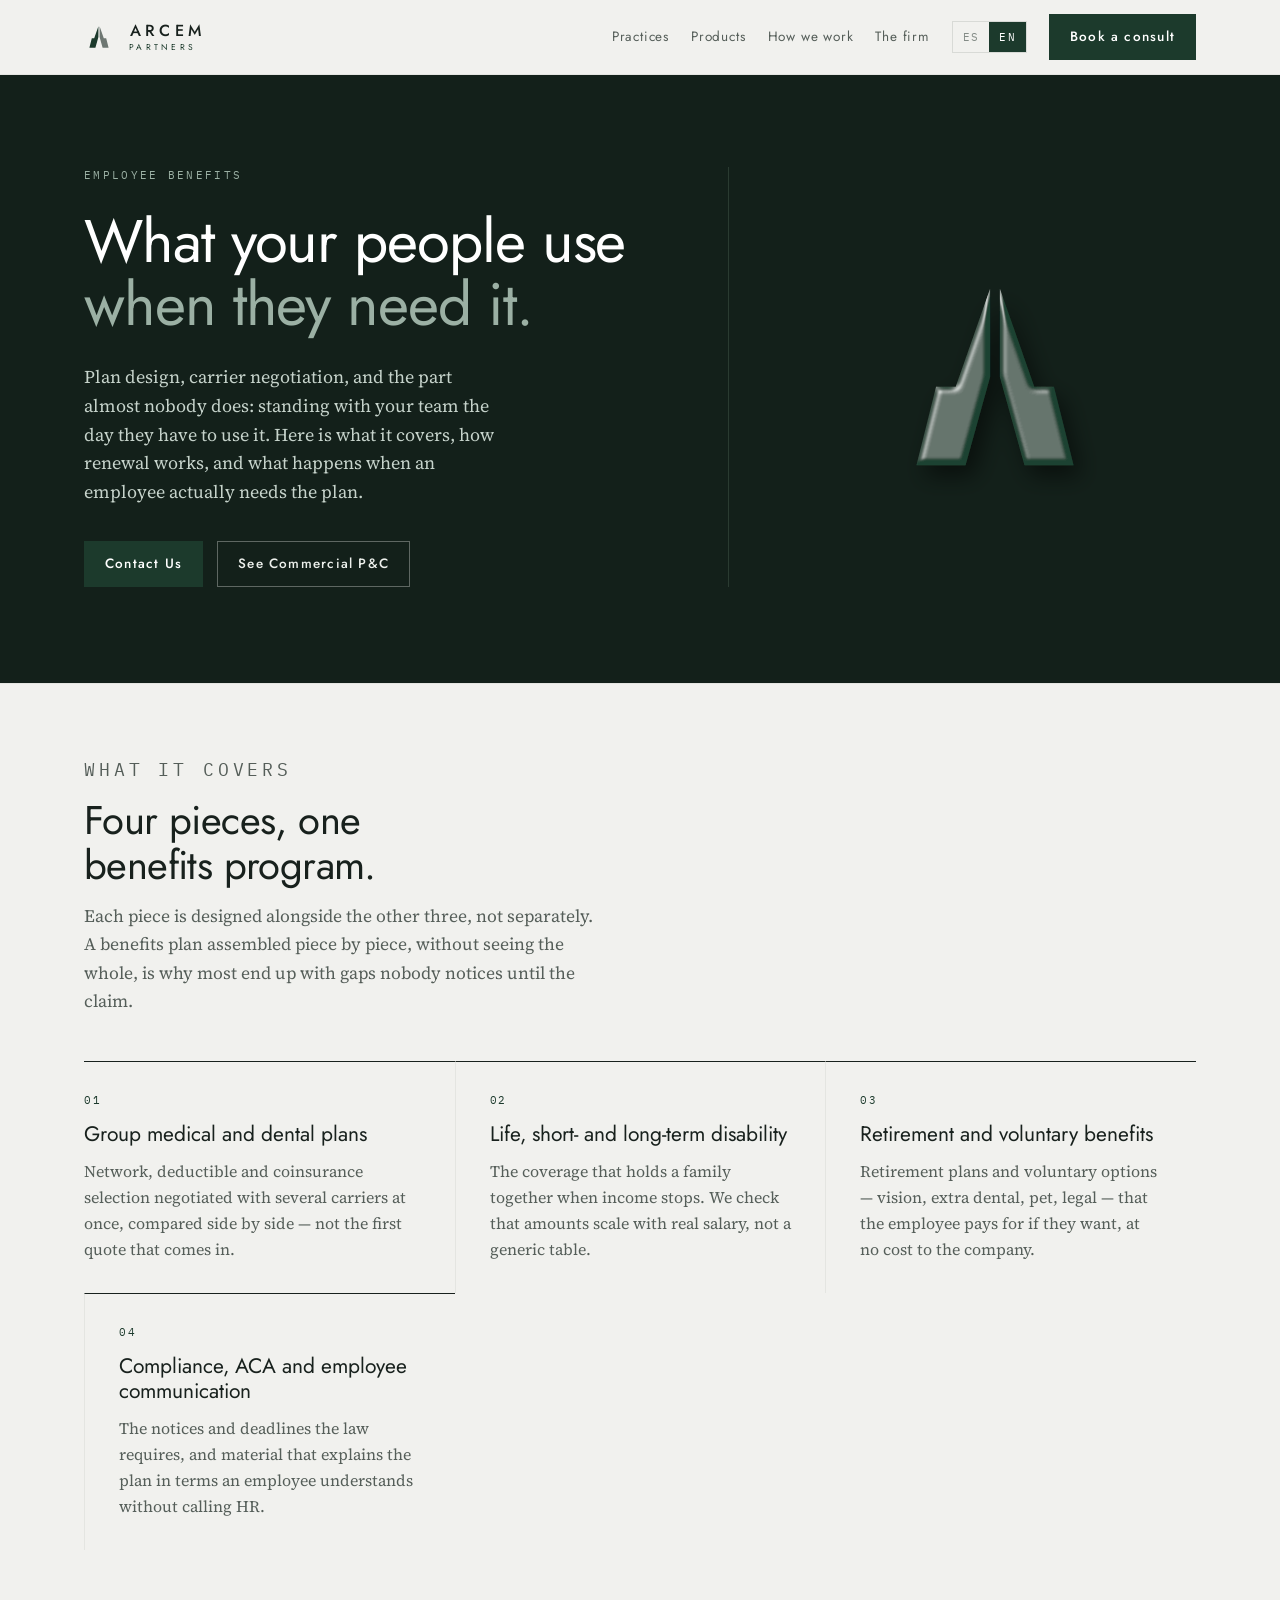
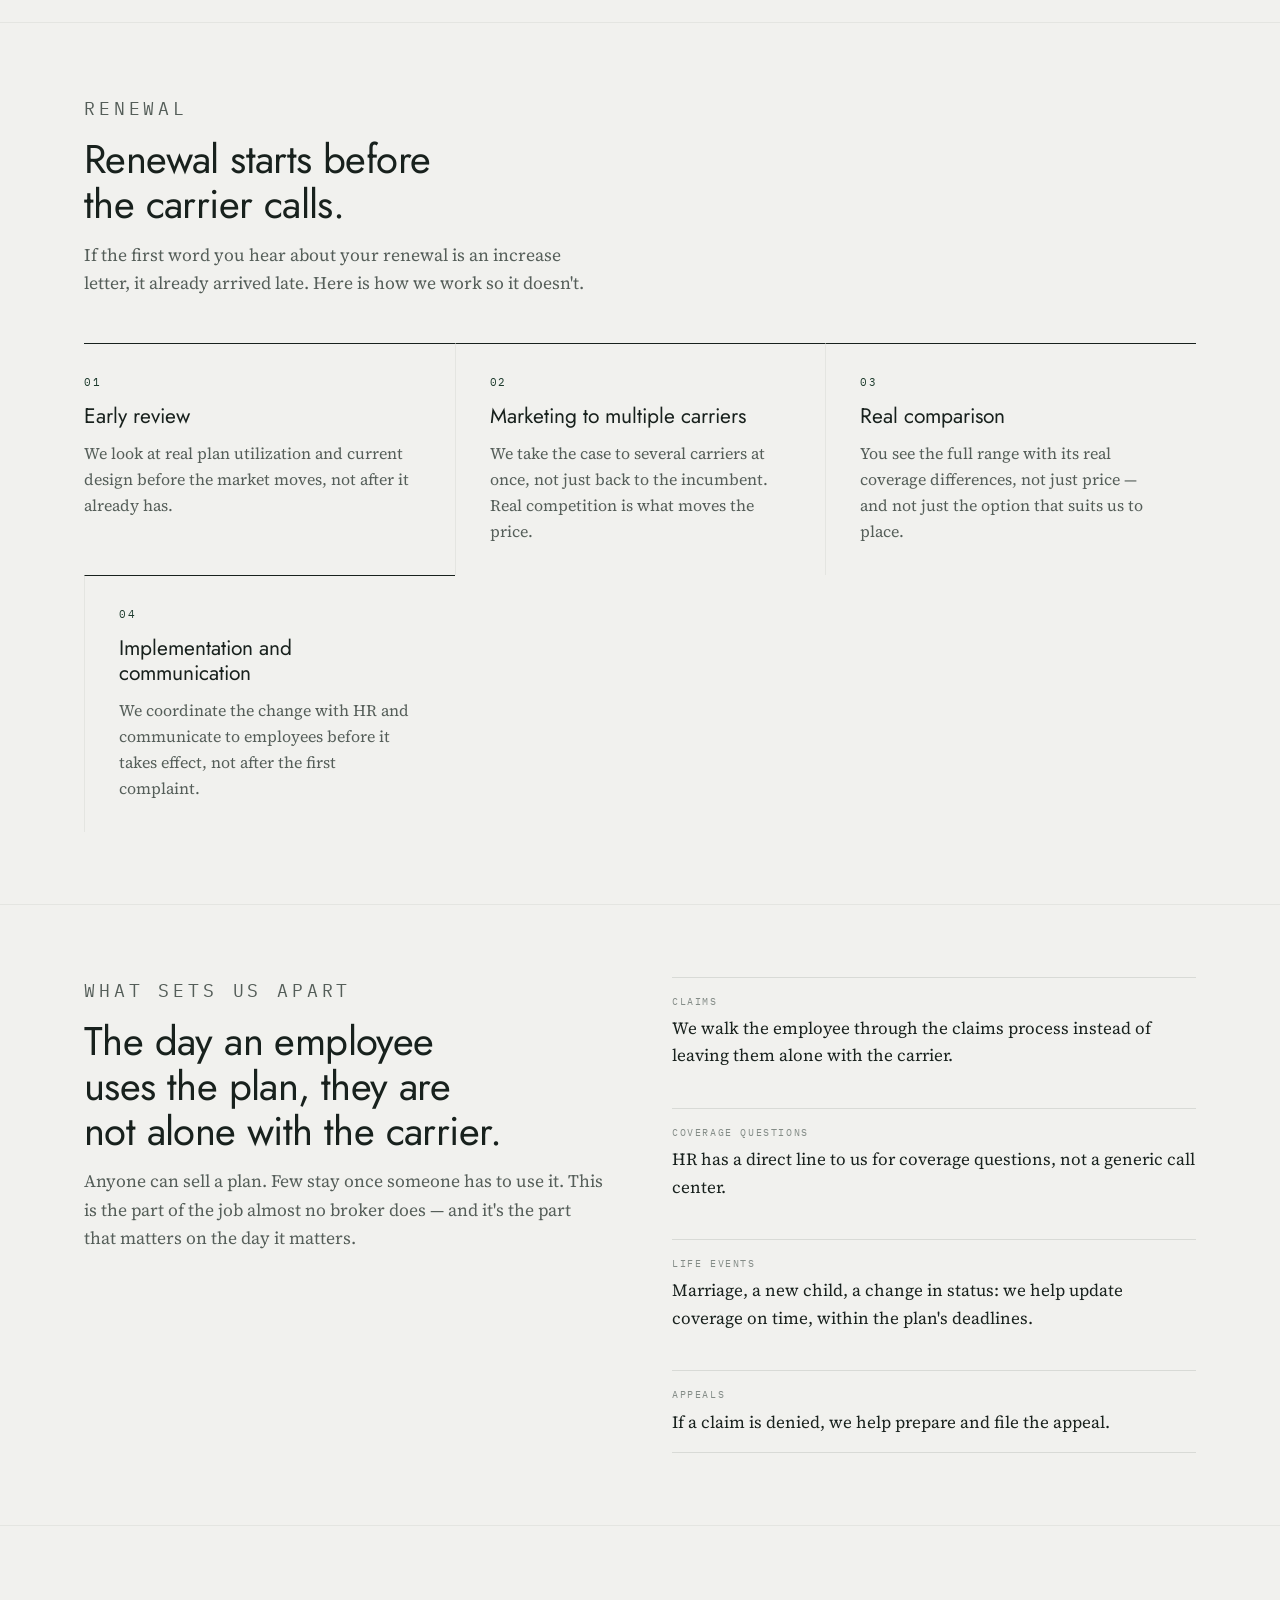
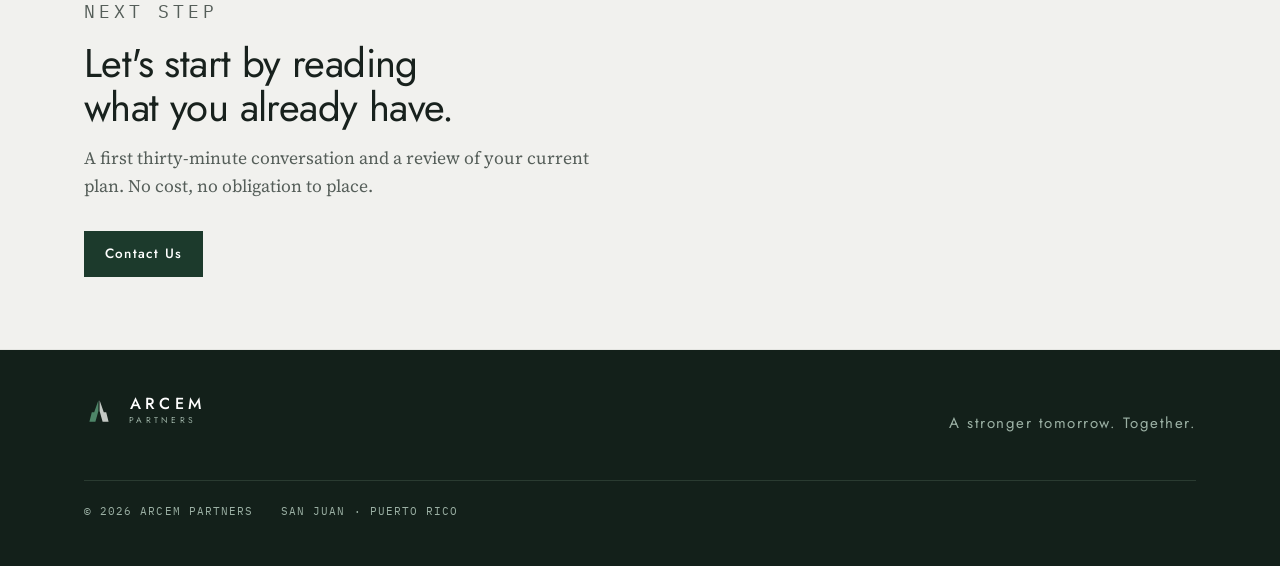
<file: beneficios.html>
<!doctype html>
<html lang="en"><head>
<meta charset="utf-8">
<meta name="viewport" content="width=device-width, initial-scale=1">
<title>Employee Benefits — ARCEM Partners</title>
<meta name="description" content="Plan design, carrier negotiation, renewal process, and employee support on the day the plan gets used. Employee Benefits by ARCEM Partners.">

<link rel="canonical" href="https://www.arcempr.com/beneficios.html">
<meta property="og:type" content="website">
<meta property="og:title" content="Employee Benefits — ARCEM Partners">
<meta property="og:description" content="Plan design, renewal, and employee support on the day the plan gets used.">
<meta property="og:image" content="/assets/logo/og-image.png">
<meta name="twitter:card" content="summary_large_image">

<link rel="icon" href="assets/logo/favicon.svg" type="image/svg+xml">

<link rel="preconnect" href="https://fonts.googleapis.com">
<link rel="preconnect" href="https://fonts.gstatic.com" crossorigin="">
<link rel="stylesheet" href="https://fonts.googleapis.com/css2?family=Jost:wght@300;400;500;600&amp;family=Source+Serif+4:ital,opsz,wght@0,8..60,400;0,8..60,600;1,8..60,400&amp;family=IBM+Plex+Mono:wght@400;500&amp;display=swap">

<link rel="stylesheet" href="assets/css/styles.css">
</head>
<body>

<header>
  <div class="wrap bar">
    <a class="brand" href="index.html" aria-label="ARCEM Partners">
      <svg viewBox="0 0 200 200" aria-hidden="true">
        <path fill="var(--green)" d="M96 28 68 108H52l-16 64h40l20-72Z"></path>
        <path fill="var(--stone)" d="m104 28 28 80h16l16 64h-40l-20-72Z"></path>
      </svg>
      <span>
        <span class="wm" style="display:block">ARCEM</span>
        <span class="sub" style="display:block">PARTNERS</span>
      </span>
    </a>
    <nav class="nav">
      <a class="link" href="index.html#practicas" data-es="Prácticas" data-en="Practices">Practices</a>
      <a class="link" href="productos.html" data-es="Productos" data-en="Products">Products</a>
      <a class="link" href="index.html#proceso" data-es="Cómo trabajamos" data-en="How we work">How we work</a>
      <a class="link" href="firma.html" data-es="La firma" data-en="The firm">The firm</a>
      <div class="lang" role="group" aria-label="Idioma / Language">
        <button type="button" id="lang-es" aria-pressed="false">ES</button>
        <button type="button" id="lang-en" aria-pressed="true">EN</button>
      </div>
      <a class="btn" href="contacto.html" data-es="Agendar consulta" data-en="Book a consult">Book a consult</a>
    </nav>
  </div>
</header>

<main id="top">

  <section class="hero">
    <div class="wrap hero-in">
      <div class="hero-copy">
        <p class="eyebrow" data-es="Employee Benefits" data-en="Employee Benefits">Employee Benefits</p>
        <h1 data-es="Lo que su gente usa &lt;em&gt;cuando le toca.&lt;/em&gt;" data-en="What your people use &lt;em&gt;when they need it.&lt;/em&gt;">What your people use <em>when they need it.</em></h1>
        <p class="lede" data-es="Diseño del plan, negociación con carriers y la parte que casi nadie hace: acompañar a su equipo el día que tiene que usarlo. Esto es lo que cubre, cómo funciona la renovación y qué pasa cuando un empleado necesita el plan de verdad." data-en="Plan design, carrier negotiation, and the part almost nobody does: standing with your team the day they have to use it. Here is what it covers, how renewal works, and what happens when an employee actually needs the plan.">Plan design, carrier negotiation, and the part almost nobody does: standing with your team the day they have to use it. Here is what it covers, how renewal works, and what happens when an employee actually needs the plan.</p>
        <div class="hero-cta">
          <a class="btn" href="contacto.html" data-es="Contáctenos" data-en="Contact Us">Contact Us</a>
          <a class="btn btn-ghost" href="comercial.html" data-es="Ver Commercial P&amp;C" data-en="See Commercial P&amp;C">See Commercial P&amp;C</a>
        </div>
      </div>
      <div class="hero-seam" aria-hidden="true"></div>
      <div class="hero-mark">
        <svg viewBox="0 0 220 220" aria-hidden="true">
          <defs>
            <filter id="hcast" x="-45%" y="-45%" width="210%" height="210%">
              <feDropShadow dx="6" dy="9" stdDeviation="9" flood-color="#000000" flood-opacity="0.5"></feDropShadow>
            </filter>
            <filter id="hbevel" x="-30%" y="-30%" width="170%" height="170%">
              <feGaussianBlur in="SourceAlpha" stdDeviation="2.6" result="b"></feGaussianBlur>
              <feSpecularLighting in="b" surfaceScale="2.6" specularConstant="0.55" specularExponent="30" lighting-color="#FFFFFF" result="s">
                <feDistantLight azimuth="228" elevation="54"></feDistantLight>
              </feSpecularLighting>
              <feComposite in="s" in2="SourceAlpha" operator="in" result="sc"></feComposite>
              <feComposite in="SourceGraphic" in2="sc" operator="arithmetic" k1="0" k2="1" k3="1" k4="0"></feComposite>
            </filter>
          </defs>
          <g filter="url(#hcast)"><g filter="url(#hbevel)">
            <path fill="#1F4331" d="M106 38 78 118H62l-16 64h40l20-72Z"></path>
            <path fill="#1F4331" d="m114 38 28 80h16l16 64h-40l-20-72Z"></path>
          </g></g>
        </svg>
      </div>
    </div>
  </section>

  <section id="cobertura">
    <div class="wrap sec">
      <div class="sec-head">
        <p class="kicker" data-es="Qué cubre" data-en="What it covers">What it covers</p>
        <h2 data-es="Cuatro piezas, un solo plan de beneficios." data-en="Four pieces, one benefits program.">Four pieces, one benefits program.</h2>
        <p data-es="Cada pieza se diseña junto a las otras tres, no por separado. Un plan de beneficios que se arma pieza por pieza, sin ver el conjunto, es la razón por la que la mayoría termina con huecos que nadie nota hasta la reclamación." data-en="Each piece is designed alongside the other three, not separately. A benefits plan assembled piece by piece, without seeing the whole, is why most end up with gaps nobody notices until the claim.">Each piece is designed alongside the other three, not separately. A benefits plan assembled piece by piece, without seeing the whole, is why most end up with gaps nobody notices until the claim.</p>
      </div>
      <div class="steps">
        <div class="step">
          <span class="n">01</span>
          <h3 data-es="Planes médicos grupales y dentales" data-en="Group medical and dental plans">Group medical and dental plans</h3>
          <p data-es="Selección y negociación de red, deducibles y coaseguro con varios carriers a la vez, comparados lado a lado — no la primera propuesta que llega." data-en="Network, deductible and coinsurance selection negotiated with several carriers at once, compared side by side — not the first quote that comes in.">Network, deductible and coinsurance selection negotiated with several carriers at once, compared side by side — not the first quote that comes in.</p>
        </div>
        <div class="step">
          <span class="n">02</span>
          <h3 data-es="Vida, incapacidad a corto y largo plazo" data-en="Life, short- and long-term disability">Life, short- and long-term disability</h3>
          <p data-es="La cobertura que sostiene a una familia cuando el ingreso se detiene. Se revisa que los montos escalen con el salario real, no con una tabla genérica." data-en="The coverage that holds a family together when income stops. We check that amounts scale with real salary, not a generic table.">The coverage that holds a family together when income stops. We check that amounts scale with real salary, not a generic table.</p>
        </div>
        <div class="step">
          <span class="n">03</span>
          <h3 data-es="Retiro y beneficios voluntarios" data-en="Retirement and voluntary benefits">Retirement and voluntary benefits</h3>
          <p data-es="Planes de retiro y opciones voluntarias — visión, dental adicional, mascotas, legal — que el empleado paga si quiere, sin costo para la empresa." data-en="Retirement plans and voluntary options — vision, extra dental, pet, legal — that the employee pays for if they want, at no cost to the company.">Retirement plans and voluntary options — vision, extra dental, pet, legal — that the employee pays for if they want, at no cost to the company.</p>
        </div>
        <div class="step">
          <span class="n">04</span>
          <h3 data-es="Cumplimiento, ACA y comunicación al empleado" data-en="Compliance, ACA and employee communication">Compliance, ACA and employee communication</h3>
          <p data-es="Los avisos y plazos que la ley exige, y el material que explica el plan en términos que un empleado entiende sin llamar a RH." data-en="The notices and deadlines the law requires, and material that explains the plan in terms an employee understands without calling HR.">The notices and deadlines the law requires, and material that explains the plan in terms an employee understands without calling HR.</p>
        </div>
      </div>
    </div>
  </section>

  <section id="renovacion">
    <div class="wrap sec">
      <div class="sec-head">
        <p class="kicker" data-es="Renovación" data-en="Renewal">Renewal</p>
        <h2 data-es="La renovación empieza antes de que el carrier llame." data-en="Renewal starts before the carrier calls.">Renewal starts before the carrier calls.</h2>
        <p data-es="Si el primer contacto sobre su renovación es una carta de aumento, ya llegó tarde. Así trabajamos para que no sea así." data-en="If the first word you hear about your renewal is an increase letter, it already arrived late. Here is how we work so it doesn't.">If the first word you hear about your renewal is an increase letter, it already arrived late. Here is how we work so it doesn't.</p>
      </div>
      <div class="steps">
        <div class="step">
          <span class="n">01</span>
          <h3 data-es="Revisión temprana" data-en="Early review">Early review</h3>
          <p data-es="Miramos la utilización real del plan y el diseño actual antes de que el mercado se mueva, no cuando ya se movió." data-en="We look at real plan utilization and current design before the market moves, not after it already has.">We look at real plan utilization and current design before the market moves, not after it already has.</p>
        </div>
        <div class="step">
          <span class="n">02</span>
          <h3 data-es="Mercadeo con múltiples carriers" data-en="Marketing to multiple carriers">Marketing to multiple carriers</h3>
          <p data-es="Llevamos el caso a varios carriers a la vez, no solo de vuelta al que ya tiene. La competencia real es lo que mueve el precio." data-en="We take the case to several carriers at once, not just back to the incumbent. Real competition is what moves the price.">We take the case to several carriers at once, not just back to the incumbent. Real competition is what moves the price.</p>
        </div>
        <div class="step">
          <span class="n">03</span>
          <h3 data-es="Comparación real" data-en="Real comparison">Real comparison</h3>
          <p data-es="Usted ve el abanico completo con sus diferencias reales de cobertura, no solo de precio — y no solo la opción que a nosotros nos convenga colocar." data-en="You see the full range with its real coverage differences, not just price — and not just the option that suits us to place.">You see the full range with its real coverage differences, not just price — and not just the option that suits us to place.</p>
        </div>
        <div class="step">
          <span class="n">04</span>
          <h3 data-es="Implementación y comunicación" data-en="Implementation and communication">Implementation and communication</h3>
          <p data-es="Coordinamos el cambio con RH y comunicamos a los empleados antes de que entre en vigor, no después de la primera queja." data-en="We coordinate the change with HR and communicate to employees before it takes effect, not after the first complaint.">We coordinate the change with HR and communicate to employees before it takes effect, not after the first complaint.</p>
        </div>
      </div>
    </div>
  </section>

  <section id="apoyo">
    <div class="wrap sec">
      <div class="contact-grid">
        <div class="sec-head" style="margin-bottom:0">
          <p class="kicker" data-es="El diferenciador" data-en="What sets us apart">What sets us apart</p>
          <h2 data-es="El día que un empleado usa el plan, no está solo con el carrier." data-en="The day an employee uses the plan, they are not alone with the carrier.">The day an employee uses the plan, they are not alone with the carrier.</h2>
          <p data-es="Cualquiera vende un plan. Pocos se quedan cuando alguien tiene que usarlo. Esta es la parte del trabajo que casi ningún corredor hace, y es la que más importa el día que importa." data-en="Anyone can sell a plan. Few stay once someone has to use it. This is the part of the job almost no broker does — and it's the part that matters on the day it matters.">Anyone can sell a plan. Few stay once someone has to use it. This is the part of the job almost no broker does — and it's the part that matters on the day it matters.</p>
        </div>
        <div class="reach">
          <div class="row">
            <span class="rl" data-es="Reclamación" data-en="Claims">Claims</span>
            <span class="rv" data-es="Acompañamos al empleado en el proceso de reclamación en vez de dejarlo solo frente al carrier." data-en="We walk the employee through the claims process instead of leaving them alone with the carrier.">We walk the employee through the claims process instead of leaving them alone with the carrier.</span>
          </div>
          <div class="row">
            <span class="rl" data-es="Preguntas de cobertura" data-en="Coverage questions">Coverage questions</span>
            <span class="rv" data-es="RH tiene línea directa con nosotros para resolver dudas de cobertura, no un call center genérico." data-en="HR has a direct line to us for coverage questions, not a generic call center.">HR has a direct line to us for coverage questions, not a generic call center.</span>
          </div>
          <div class="row">
            <span class="rl" data-es="Cambios de vida" data-en="Life events">Life events</span>
            <span class="rv" data-es="Matrimonio, nacimiento, cambio de estatus: ayudamos a actualizar la cobertura a tiempo, dentro de los plazos del plan." data-en="Marriage, a new child, a change in status: we help update coverage on time, within the plan's deadlines.">Marriage, a new child, a change in status: we help update coverage on time, within the plan's deadlines.</span>
          </div>
          <div class="row">
            <span class="rl" data-es="Apelaciones" data-en="Appeals">Appeals</span>
            <span class="rv" data-es="Si una reclamación se niega, ayudamos a preparar y presentar la apelación." data-en="If a claim is denied, we help prepare and file the appeal.">If a claim is denied, we help prepare and file the appeal.</span>
          </div>
        </div>
      </div>
    </div>
  </section>

  <section>
    <div class="wrap sec">
      <div class="sec-head" style="margin-bottom:0">
        <p class="kicker" data-es="Siguiente paso" data-en="Next step">Next step</p>
        <h2 data-es="Empecemos por leer lo que ya tiene." data-en="Let's start by reading what you already have.">Let's start by reading what you already have.</h2>
        <p data-es="Una primera conversación de treinta minutos y una revisión de su plan vigente. Sin costo y sin compromiso de colocación." data-en="A first thirty-minute conversation and a review of your current plan. No cost, no obligation to place.">A first thirty-minute conversation and a review of your current plan. No cost, no obligation to place.</p>
      </div>
      <div class="hero-cta" style="margin-top:30px">
        <a class="btn" href="contacto.html" data-es="Contáctenos" data-en="Contact Us">Contact Us</a>
      </div>
    </div>
  </section>

</main>

<footer>
  <div class="wrap foot-in">
    <div class="foot-top">
      <a class="brand" href="index.html" aria-label="ARCEM Partners">
        <svg viewBox="0 0 200 200" aria-hidden="true">
          <path fill="#4E8568" d="M96 28 68 108H52l-16 64h40l20-72Z"></path>
          <path fill="#C3C8C4" d="m104 28 28 80h16l16 64h-40l-20-72Z"></path>
        </svg>
        <span>
          <span class="wm" style="display:block">ARCEM</span>
          <span class="sub" style="display:block">PARTNERS</span>
        </span>
      </a>
      <p class="foot-tag" data-es="A stronger tomorrow. Together." data-en="A stronger tomorrow. Together.">A stronger tomorrow. Together.</p>
    </div>
    <div class="foot-bot">
      <p>© 2026 ARCEM PARTNERS</p>
      <p data-es="SAN JUAN · PUERTO RICO" data-en="SAN JUAN · PUERTO RICO">SAN JUAN · PUERTO RICO</p>
    </div>
  </div>
</footer>

<script src="assets/js/main.js"></script>


</body></html>
</file>
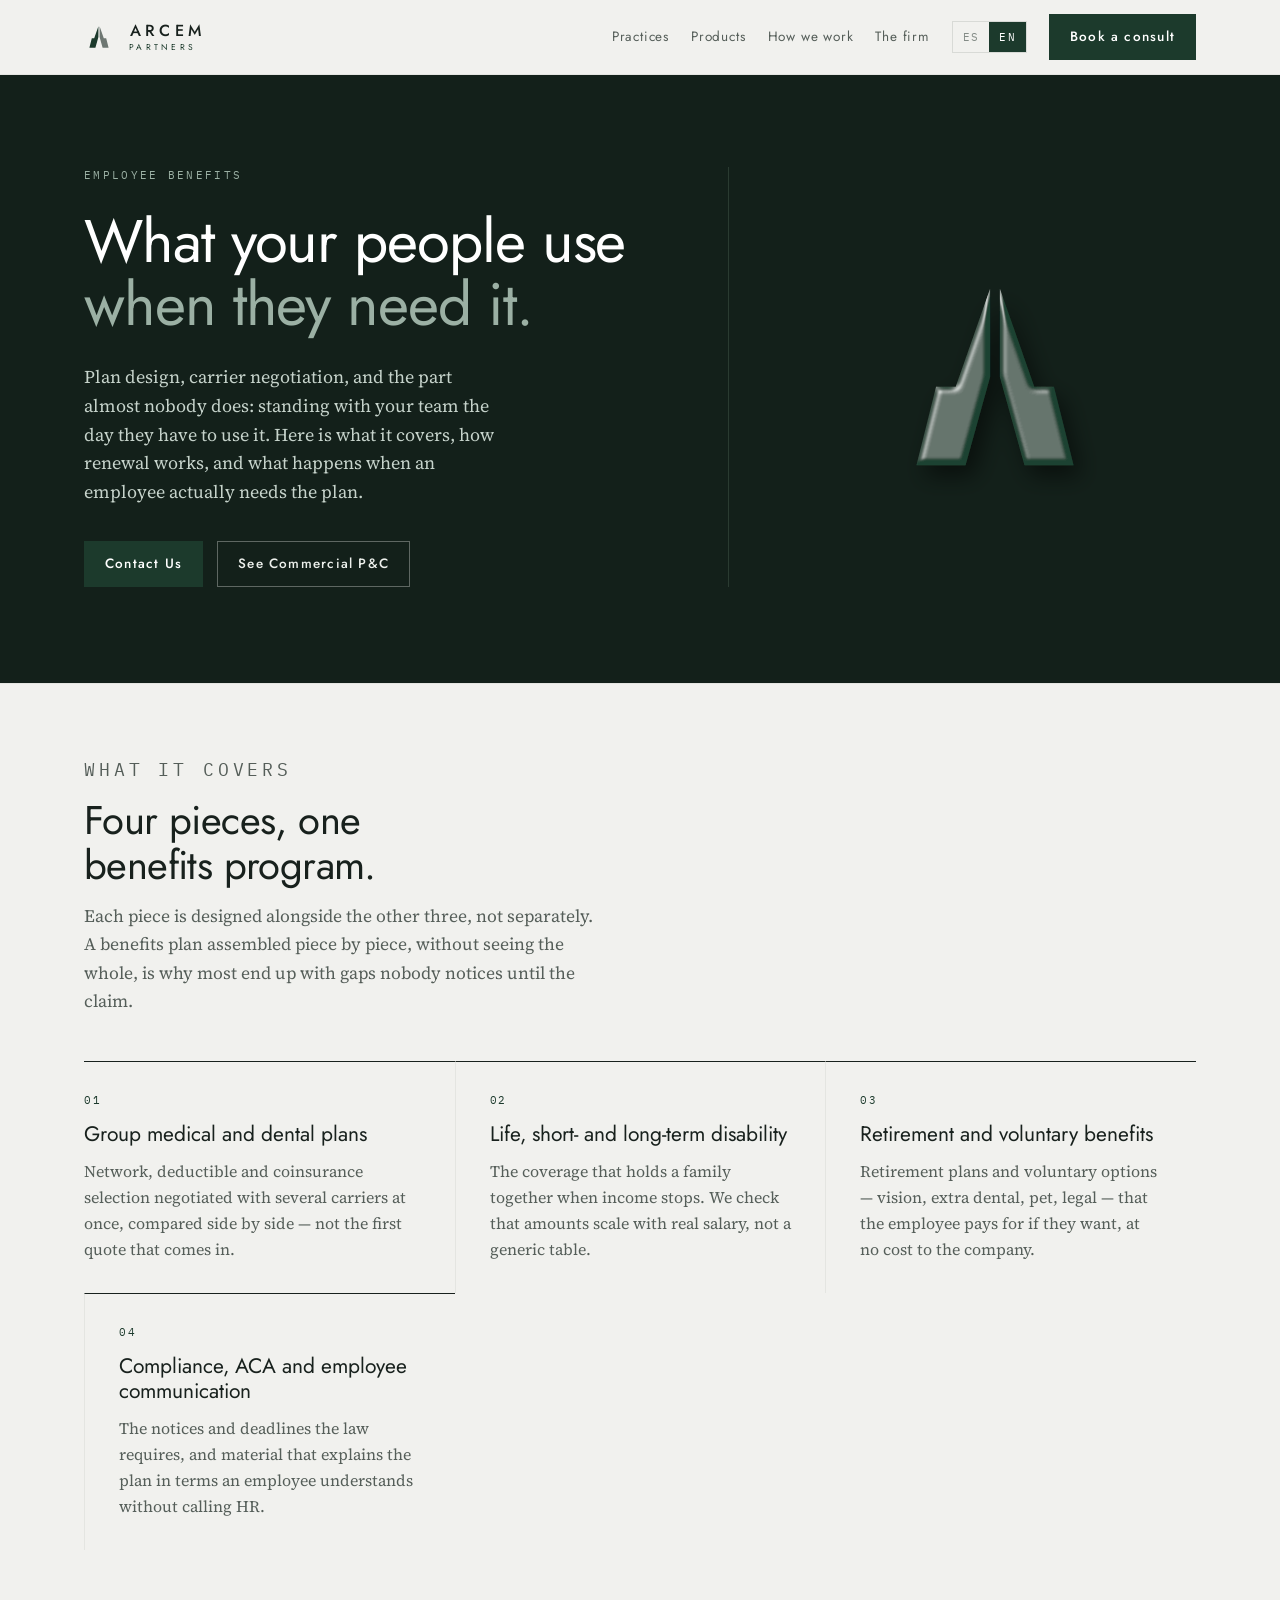
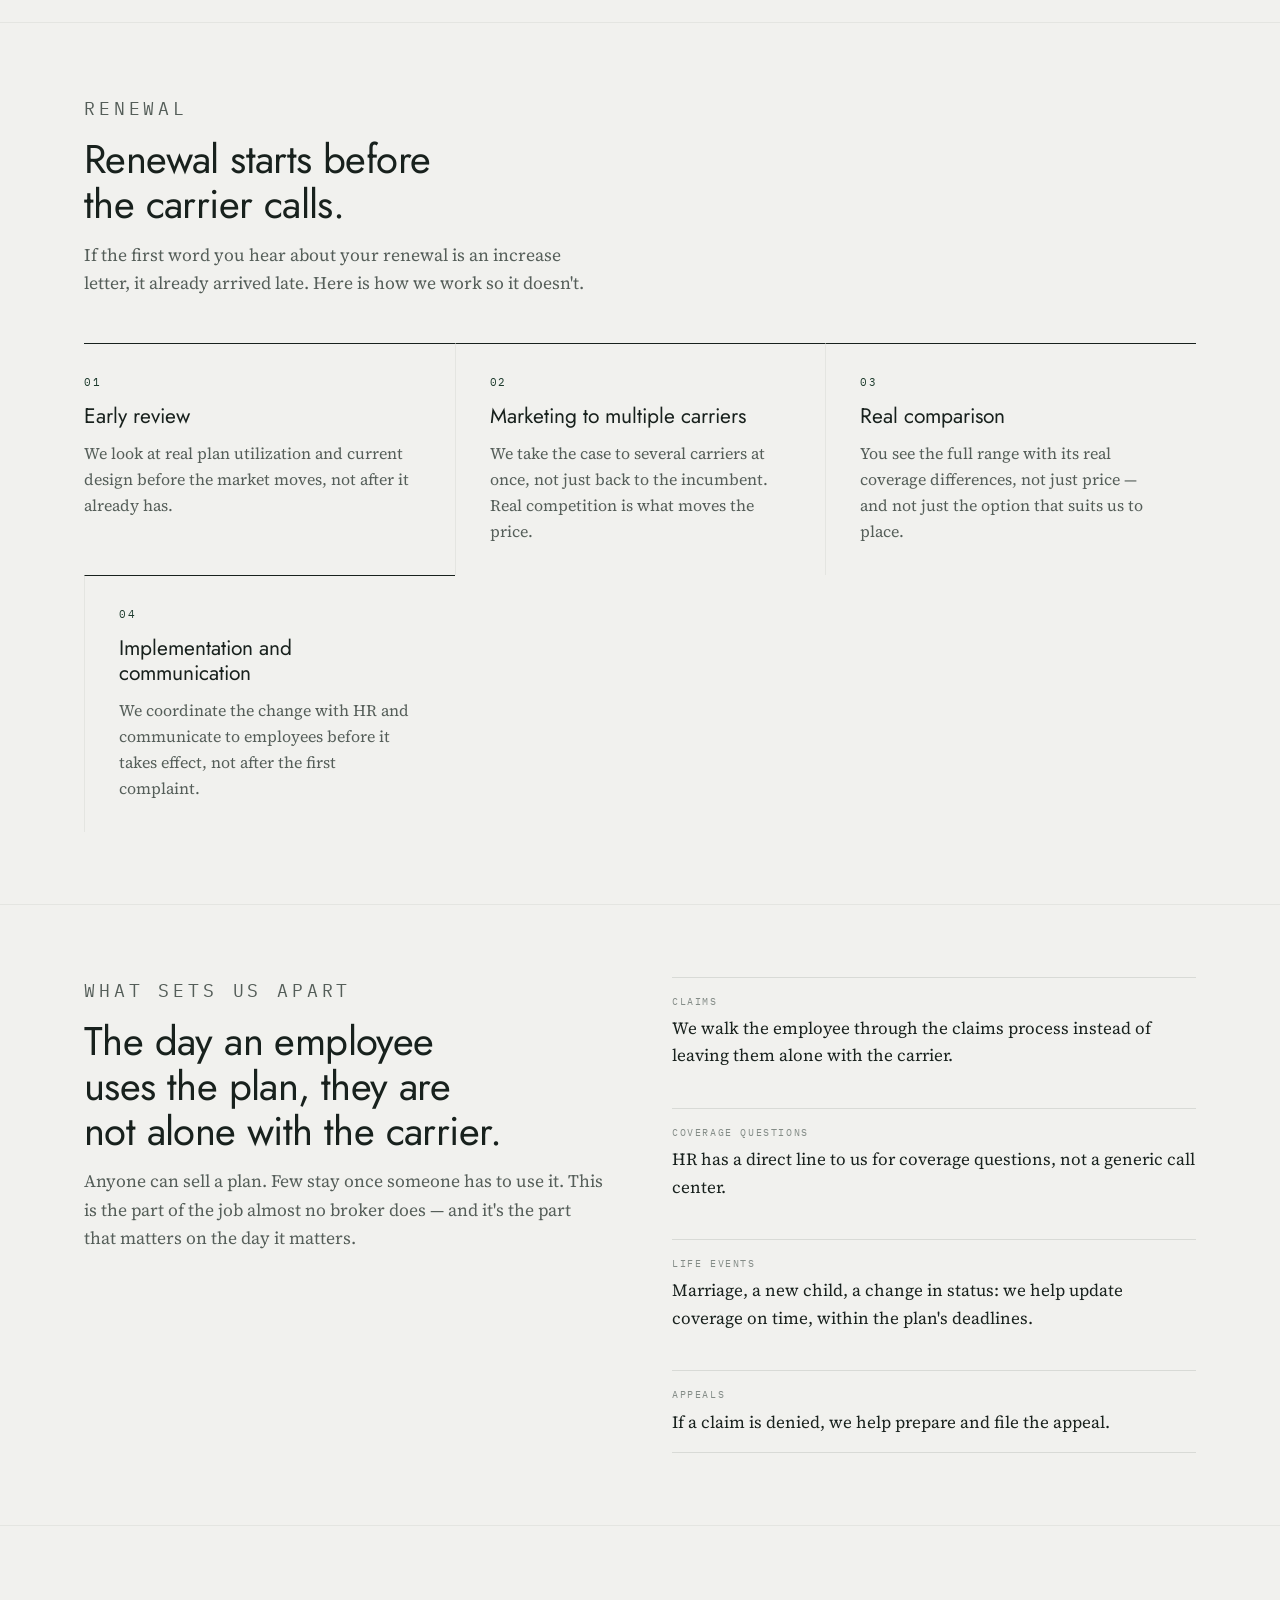
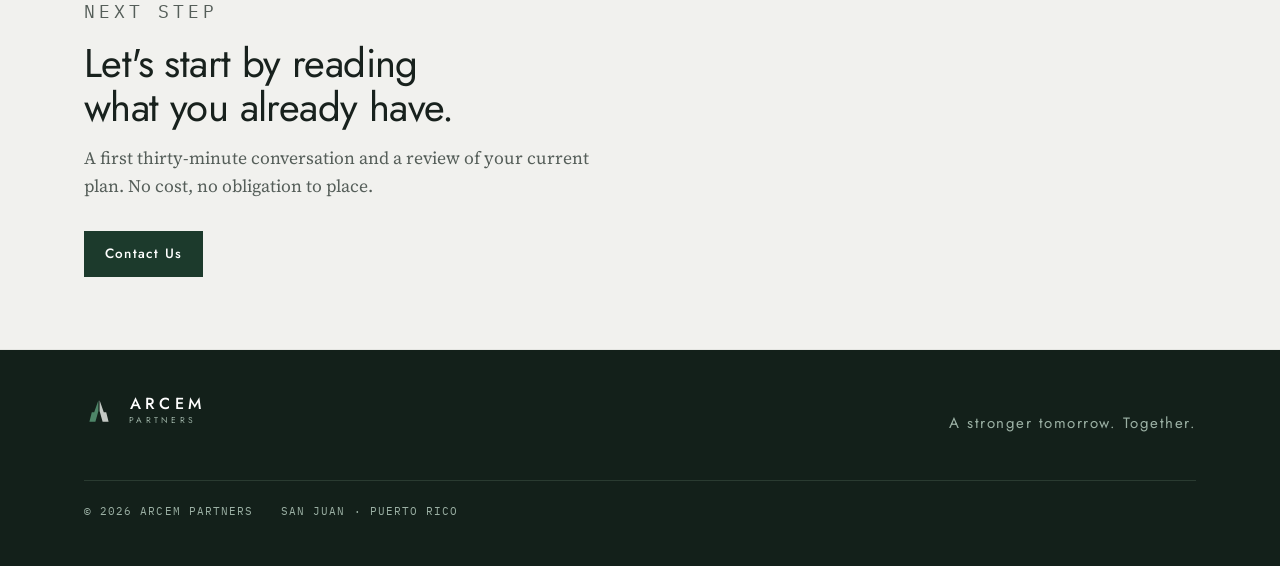
<file: benefits.html>
<!doctype html>
<html lang="en"><head>
<meta charset="utf-8">
<meta name="viewport" content="width=device-width, initial-scale=1">
<title>Employee Benefits — ARCEM Partners</title>
<meta name="description" content="Plan design, carrier negotiation, renewal process, and employee support on the day the plan gets used. Employee Benefits by ARCEM Partners.">

<link rel="canonical" href="https://www.arcempr.com/benefits.html">
<meta property="og:type" content="website">
<meta property="og:title" content="Employee Benefits — ARCEM Partners">
<meta property="og:description" content="Plan design, renewal, and employee support on the day the plan gets used.">
<meta property="og:image" content="/assets/logo/og-image.png">
<meta name="twitter:card" content="summary_large_image">

<link rel="icon" href="assets/logo/favicon.svg" type="image/svg+xml">

<link rel="preconnect" href="https://fonts.googleapis.com">
<link rel="preconnect" href="https://fonts.gstatic.com" crossorigin="">
<link rel="stylesheet" href="https://fonts.googleapis.com/css2?family=Jost:wght@300;400;500;600&amp;family=Source+Serif+4:ital,opsz,wght@0,8..60,400;0,8..60,600;1,8..60,400&amp;family=IBM+Plex+Mono:wght@400;500&amp;display=swap">

<link rel="stylesheet" href="assets/css/styles.css">
</head>
<body>

<header>
  <div class="wrap bar">
    <a class="brand" href="index.html" aria-label="ARCEM Partners">
      <svg viewBox="0 0 200 200" aria-hidden="true">
        <path fill="var(--green)" d="M96 28 68 108H52l-16 64h40l20-72Z"></path>
        <path fill="var(--stone)" d="m104 28 28 80h16l16 64h-40l-20-72Z"></path>
      </svg>
      <span>
        <span class="wm" style="display:block">ARCEM</span>
        <span class="sub" style="display:block">PARTNERS</span>
      </span>
    </a>
    <nav class="nav">
      <a class="link" href="index.html#practicas" data-es="Prácticas" data-en="Practices">Practices</a>
      <a class="link" href="products.html" data-es="Productos" data-en="Products">Products</a>
      <a class="link" href="index.html#proceso" data-es="Cómo trabajamos" data-en="How we work">How we work</a>
      <a class="link" href="about.html" data-es="La firma" data-en="The firm">The firm</a>
      <div class="lang" role="group" aria-label="Idioma / Language">
        <button type="button" id="lang-es" aria-pressed="false">ES</button>
        <button type="button" id="lang-en" aria-pressed="true">EN</button>
      </div>
      <a class="btn" href="contact.html" data-es="Agendar consulta" data-en="Book a consult">Book a consult</a>
    </nav>
  </div>
</header>

<main id="top">

  <section class="hero">
    <div class="wrap hero-in">
      <div class="hero-copy">
        <p class="eyebrow" data-es="Employee Benefits" data-en="Employee Benefits">Employee Benefits</p>
        <h1 data-es="Lo que su gente usa &lt;em&gt;cuando le toca.&lt;/em&gt;" data-en="What your people use &lt;em&gt;when they need it.&lt;/em&gt;">What your people use <em>when they need it.</em></h1>
        <p class="lede" data-es="Diseño del plan, negociación con carriers y la parte que casi nadie hace: acompañar a su equipo el día que tiene que usarlo. Esto es lo que cubre, cómo funciona la renovación y qué pasa cuando un empleado necesita el plan de verdad." data-en="Plan design, carrier negotiation, and the part almost nobody does: standing with your team the day they have to use it. Here is what it covers, how renewal works, and what happens when an employee actually needs the plan.">Plan design, carrier negotiation, and the part almost nobody does: standing with your team the day they have to use it. Here is what it covers, how renewal works, and what happens when an employee actually needs the plan.</p>
        <div class="hero-cta">
          <a class="btn" href="contact.html" data-es="Contáctenos" data-en="Contact Us">Contact Us</a>
          <a class="btn btn-ghost" href="commercial.html" data-es="Ver Commercial P&amp;C" data-en="See Commercial P&amp;C">See Commercial P&amp;C</a>
        </div>
      </div>
      <div class="hero-seam" aria-hidden="true"></div>
      <div class="hero-mark">
        <svg viewBox="0 0 220 220" aria-hidden="true">
          <defs>
            <filter id="hcast" x="-45%" y="-45%" width="210%" height="210%">
              <feDropShadow dx="6" dy="9" stdDeviation="9" flood-color="#000000" flood-opacity="0.5"></feDropShadow>
            </filter>
            <filter id="hbevel" x="-30%" y="-30%" width="170%" height="170%">
              <feGaussianBlur in="SourceAlpha" stdDeviation="2.6" result="b"></feGaussianBlur>
              <feSpecularLighting in="b" surfaceScale="2.6" specularConstant="0.55" specularExponent="30" lighting-color="#FFFFFF" result="s">
                <feDistantLight azimuth="228" elevation="54"></feDistantLight>
              </feSpecularLighting>
              <feComposite in="s" in2="SourceAlpha" operator="in" result="sc"></feComposite>
              <feComposite in="SourceGraphic" in2="sc" operator="arithmetic" k1="0" k2="1" k3="1" k4="0"></feComposite>
            </filter>
          </defs>
          <g filter="url(#hcast)"><g filter="url(#hbevel)">
            <path fill="#1F4331" d="M106 38 78 118H62l-16 64h40l20-72Z"></path>
            <path fill="#1F4331" d="m114 38 28 80h16l16 64h-40l-20-72Z"></path>
          </g></g>
        </svg>
      </div>
    </div>
  </section>

  <section id="cobertura">
    <div class="wrap sec">
      <div class="sec-head">
        <p class="kicker" data-es="Qué cubre" data-en="What it covers">What it covers</p>
        <h2 data-es="Cuatro piezas, un solo plan de beneficios." data-en="Four pieces, one benefits program.">Four pieces, one benefits program.</h2>
        <p data-es="Cada pieza se diseña junto a las otras tres, no por separado. Un plan de beneficios que se arma pieza por pieza, sin ver el conjunto, es la razón por la que la mayoría termina con huecos que nadie nota hasta la reclamación." data-en="Each piece is designed alongside the other three, not separately. A benefits plan assembled piece by piece, without seeing the whole, is why most end up with gaps nobody notices until the claim.">Each piece is designed alongside the other three, not separately. A benefits plan assembled piece by piece, without seeing the whole, is why most end up with gaps nobody notices until the claim.</p>
      </div>
      <div class="steps">
        <div class="step">
          <span class="n">01</span>
          <h3 data-es="Planes médicos grupales y dentales" data-en="Group medical and dental plans">Group medical and dental plans</h3>
          <p data-es="Selección y negociación de red, deducibles y coaseguro con varios carriers a la vez, comparados lado a lado — no la primera propuesta que llega." data-en="Network, deductible and coinsurance selection negotiated with several carriers at once, compared side by side — not the first quote that comes in.">Network, deductible and coinsurance selection negotiated with several carriers at once, compared side by side — not the first quote that comes in.</p>
        </div>
        <div class="step">
          <span class="n">02</span>
          <h3 data-es="Vida, incapacidad a corto y largo plazo" data-en="Life, short- and long-term disability">Life, short- and long-term disability</h3>
          <p data-es="La cobertura que sostiene a una familia cuando el ingreso se detiene. Se revisa que los montos escalen con el salario real, no con una tabla genérica." data-en="The coverage that holds a family together when income stops. We check that amounts scale with real salary, not a generic table.">The coverage that holds a family together when income stops. We check that amounts scale with real salary, not a generic table.</p>
        </div>
        <div class="step">
          <span class="n">03</span>
          <h3 data-es="Retiro y beneficios voluntarios" data-en="Retirement and voluntary benefits">Retirement and voluntary benefits</h3>
          <p data-es="Planes de retiro y opciones voluntarias — visión, dental adicional, mascotas, legal — que el empleado paga si quiere, sin costo para la empresa." data-en="Retirement plans and voluntary options — vision, extra dental, pet, legal — that the employee pays for if they want, at no cost to the company.">Retirement plans and voluntary options — vision, extra dental, pet, legal — that the employee pays for if they want, at no cost to the company.</p>
        </div>
        <div class="step">
          <span class="n">04</span>
          <h3 data-es="Cumplimiento, ACA y comunicación al empleado" data-en="Compliance, ACA and employee communication">Compliance, ACA and employee communication</h3>
          <p data-es="Los avisos y plazos que la ley exige, y el material que explica el plan en términos que un empleado entiende sin llamar a RH." data-en="The notices and deadlines the law requires, and material that explains the plan in terms an employee understands without calling HR.">The notices and deadlines the law requires, and material that explains the plan in terms an employee understands without calling HR.</p>
        </div>
      </div>
    </div>
  </section>

  <section id="renovacion">
    <div class="wrap sec">
      <div class="sec-head">
        <p class="kicker" data-es="Renovación" data-en="Renewal">Renewal</p>
        <h2 data-es="La renovación empieza antes de que el carrier llame." data-en="Renewal starts before the carrier calls.">Renewal starts before the carrier calls.</h2>
        <p data-es="Si el primer contacto sobre su renovación es una carta de aumento, ya llegó tarde. Así trabajamos para que no sea así." data-en="If the first word you hear about your renewal is an increase letter, it already arrived late. Here is how we work so it doesn't.">If the first word you hear about your renewal is an increase letter, it already arrived late. Here is how we work so it doesn't.</p>
      </div>
      <div class="steps">
        <div class="step">
          <span class="n">01</span>
          <h3 data-es="Revisión temprana" data-en="Early review">Early review</h3>
          <p data-es="Miramos la utilización real del plan y el diseño actual antes de que el mercado se mueva, no cuando ya se movió." data-en="We look at real plan utilization and current design before the market moves, not after it already has.">We look at real plan utilization and current design before the market moves, not after it already has.</p>
        </div>
        <div class="step">
          <span class="n">02</span>
          <h3 data-es="Mercadeo con múltiples carriers" data-en="Marketing to multiple carriers">Marketing to multiple carriers</h3>
          <p data-es="Llevamos el caso a varios carriers a la vez, no solo de vuelta al que ya tiene. La competencia real es lo que mueve el precio." data-en="We take the case to several carriers at once, not just back to the incumbent. Real competition is what moves the price.">We take the case to several carriers at once, not just back to the incumbent. Real competition is what moves the price.</p>
        </div>
        <div class="step">
          <span class="n">03</span>
          <h3 data-es="Comparación real" data-en="Real comparison">Real comparison</h3>
          <p data-es="Usted ve el abanico completo con sus diferencias reales de cobertura, no solo de precio — y no solo la opción que a nosotros nos convenga colocar." data-en="You see the full range with its real coverage differences, not just price — and not just the option that suits us to place.">You see the full range with its real coverage differences, not just price — and not just the option that suits us to place.</p>
        </div>
        <div class="step">
          <span class="n">04</span>
          <h3 data-es="Implementación y comunicación" data-en="Implementation and communication">Implementation and communication</h3>
          <p data-es="Coordinamos el cambio con RH y comunicamos a los empleados antes de que entre en vigor, no después de la primera queja." data-en="We coordinate the change with HR and communicate to employees before it takes effect, not after the first complaint.">We coordinate the change with HR and communicate to employees before it takes effect, not after the first complaint.</p>
        </div>
      </div>
    </div>
  </section>

  <section id="apoyo">
    <div class="wrap sec">
      <div class="contact-grid">
        <div class="sec-head" style="margin-bottom:0">
          <p class="kicker" data-es="El diferenciador" data-en="What sets us apart">What sets us apart</p>
          <h2 data-es="El día que un empleado usa el plan, no está solo con el carrier." data-en="The day an employee uses the plan, they are not alone with the carrier.">The day an employee uses the plan, they are not alone with the carrier.</h2>
          <p data-es="Cualquiera vende un plan. Pocos se quedan cuando alguien tiene que usarlo. Esta es la parte del trabajo que casi ningún corredor hace, y es la que más importa el día que importa." data-en="Anyone can sell a plan. Few stay once someone has to use it. This is the part of the job almost no broker does — and it's the part that matters on the day it matters.">Anyone can sell a plan. Few stay once someone has to use it. This is the part of the job almost no broker does — and it's the part that matters on the day it matters.</p>
        </div>
        <div class="reach">
          <div class="row">
            <span class="rl" data-es="Reclamación" data-en="Claims">Claims</span>
            <span class="rv" data-es="Acompañamos al empleado en el proceso de reclamación en vez de dejarlo solo frente al carrier." data-en="We walk the employee through the claims process instead of leaving them alone with the carrier.">We walk the employee through the claims process instead of leaving them alone with the carrier.</span>
          </div>
          <div class="row">
            <span class="rl" data-es="Preguntas de cobertura" data-en="Coverage questions">Coverage questions</span>
            <span class="rv" data-es="RH tiene línea directa con nosotros para resolver dudas de cobertura, no un call center genérico." data-en="HR has a direct line to us for coverage questions, not a generic call center.">HR has a direct line to us for coverage questions, not a generic call center.</span>
          </div>
          <div class="row">
            <span class="rl" data-es="Cambios de vida" data-en="Life events">Life events</span>
            <span class="rv" data-es="Matrimonio, nacimiento, cambio de estatus: ayudamos a actualizar la cobertura a tiempo, dentro de los plazos del plan." data-en="Marriage, a new child, a change in status: we help update coverage on time, within the plan's deadlines.">Marriage, a new child, a change in status: we help update coverage on time, within the plan's deadlines.</span>
          </div>
          <div class="row">
            <span class="rl" data-es="Apelaciones" data-en="Appeals">Appeals</span>
            <span class="rv" data-es="Si una reclamación se niega, ayudamos a preparar y presentar la apelación." data-en="If a claim is denied, we help prepare and file the appeal.">If a claim is denied, we help prepare and file the appeal.</span>
          </div>
        </div>
      </div>
    </div>
  </section>

  <section>
    <div class="wrap sec">
      <div class="sec-head" style="margin-bottom:0">
        <p class="kicker" data-es="Siguiente paso" data-en="Next step">Next step</p>
        <h2 data-es="Empecemos por leer lo que ya tiene." data-en="Let's start by reading what you already have.">Let's start by reading what you already have.</h2>
        <p data-es="Una primera conversación de treinta minutos y una revisión de su plan vigente. Sin costo y sin compromiso de colocación." data-en="A first thirty-minute conversation and a review of your current plan. No cost, no obligation to place.">A first thirty-minute conversation and a review of your current plan. No cost, no obligation to place.</p>
      </div>
      <div class="hero-cta" style="margin-top:30px">
        <a class="btn" href="contact.html" data-es="Contáctenos" data-en="Contact Us">Contact Us</a>
      </div>
    </div>
  </section>

</main>

<footer>
  <div class="wrap foot-in">
    <div class="foot-top">
      <a class="brand" href="index.html" aria-label="ARCEM Partners">
        <svg viewBox="0 0 200 200" aria-hidden="true">
          <path fill="#4E8568" d="M96 28 68 108H52l-16 64h40l20-72Z"></path>
          <path fill="#C3C8C4" d="m104 28 28 80h16l16 64h-40l-20-72Z"></path>
        </svg>
        <span>
          <span class="wm" style="display:block">ARCEM</span>
          <span class="sub" style="display:block">PARTNERS</span>
        </span>
      </a>
      <p class="foot-tag" data-es="A stronger tomorrow. Together." data-en="A stronger tomorrow. Together.">A stronger tomorrow. Together.</p>
    </div>
    <div class="foot-bot">
      <p>© 2026 ARCEM PARTNERS</p>
      <p data-es="SAN JUAN · PUERTO RICO" data-en="SAN JUAN · PUERTO RICO">SAN JUAN · PUERTO RICO</p>
    </div>
  </div>
</footer>

<script src="assets/js/main.js"></script>


</body></html>
</file>
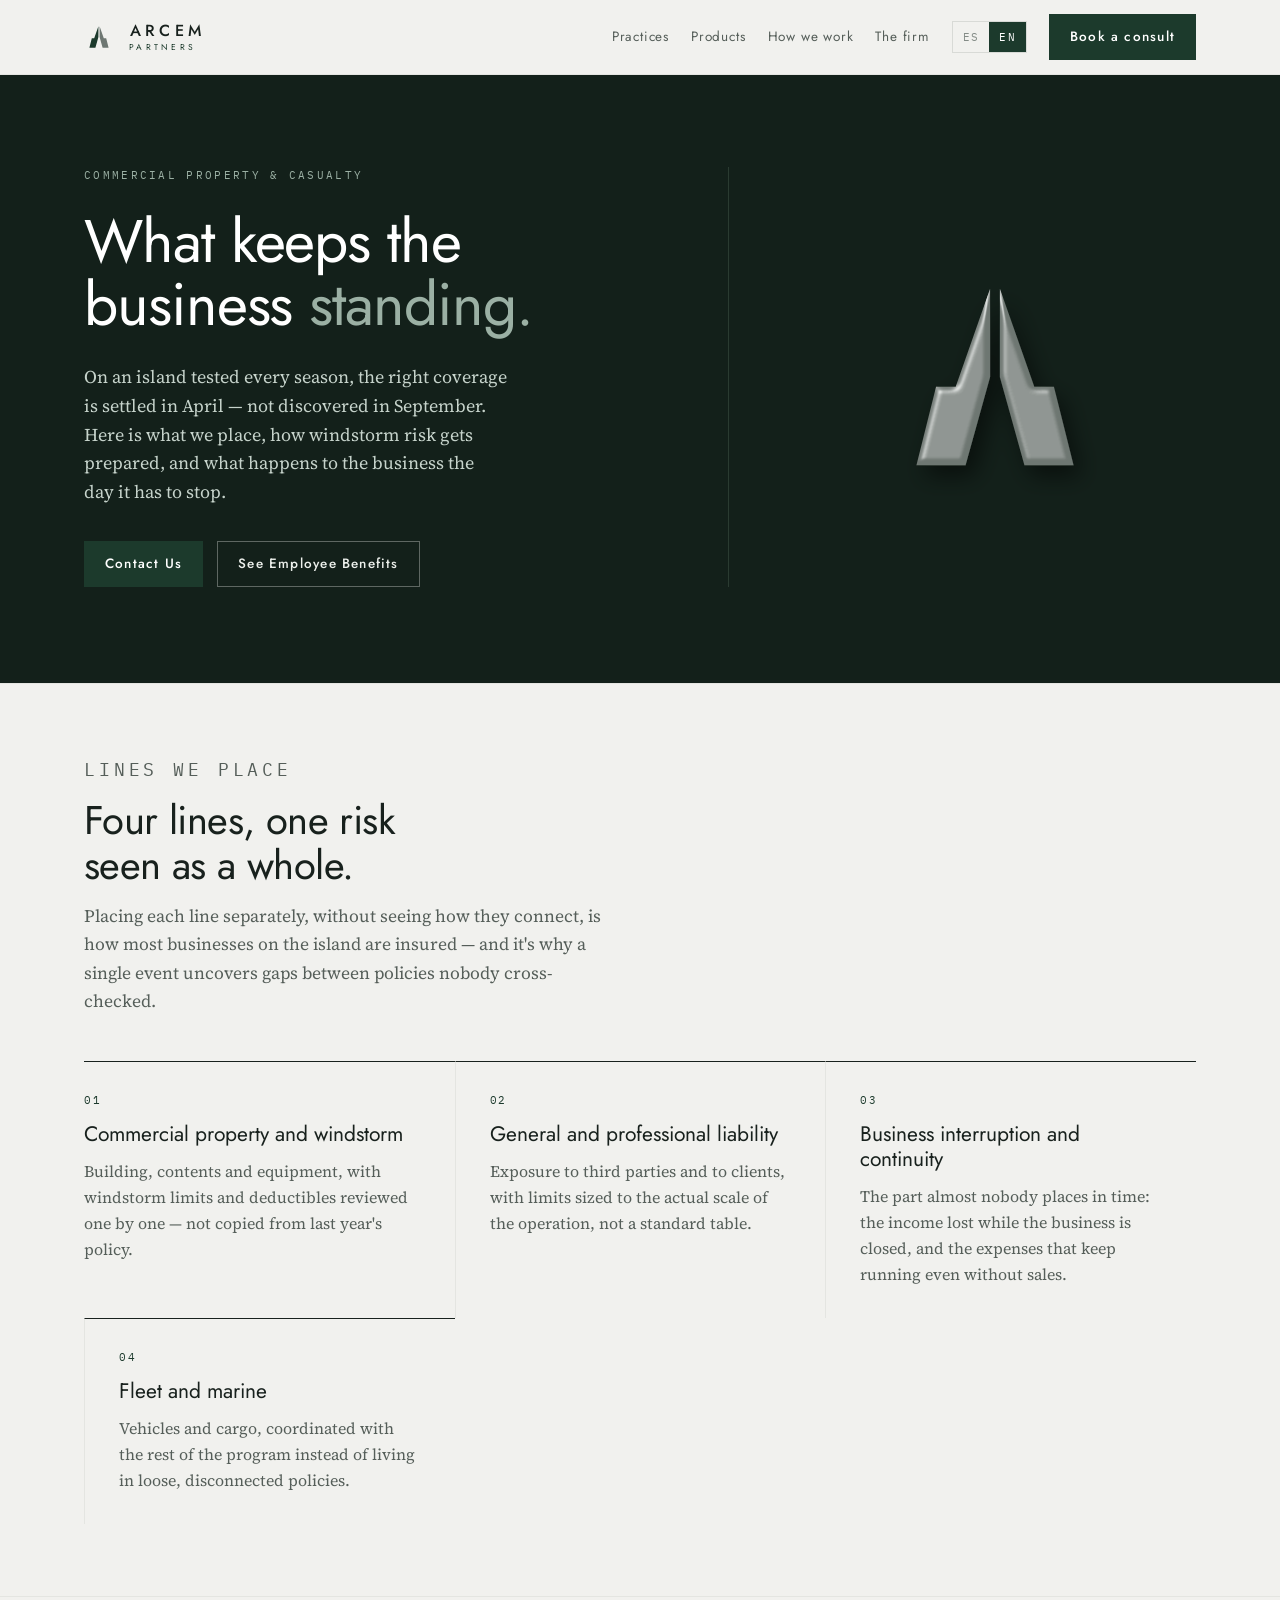
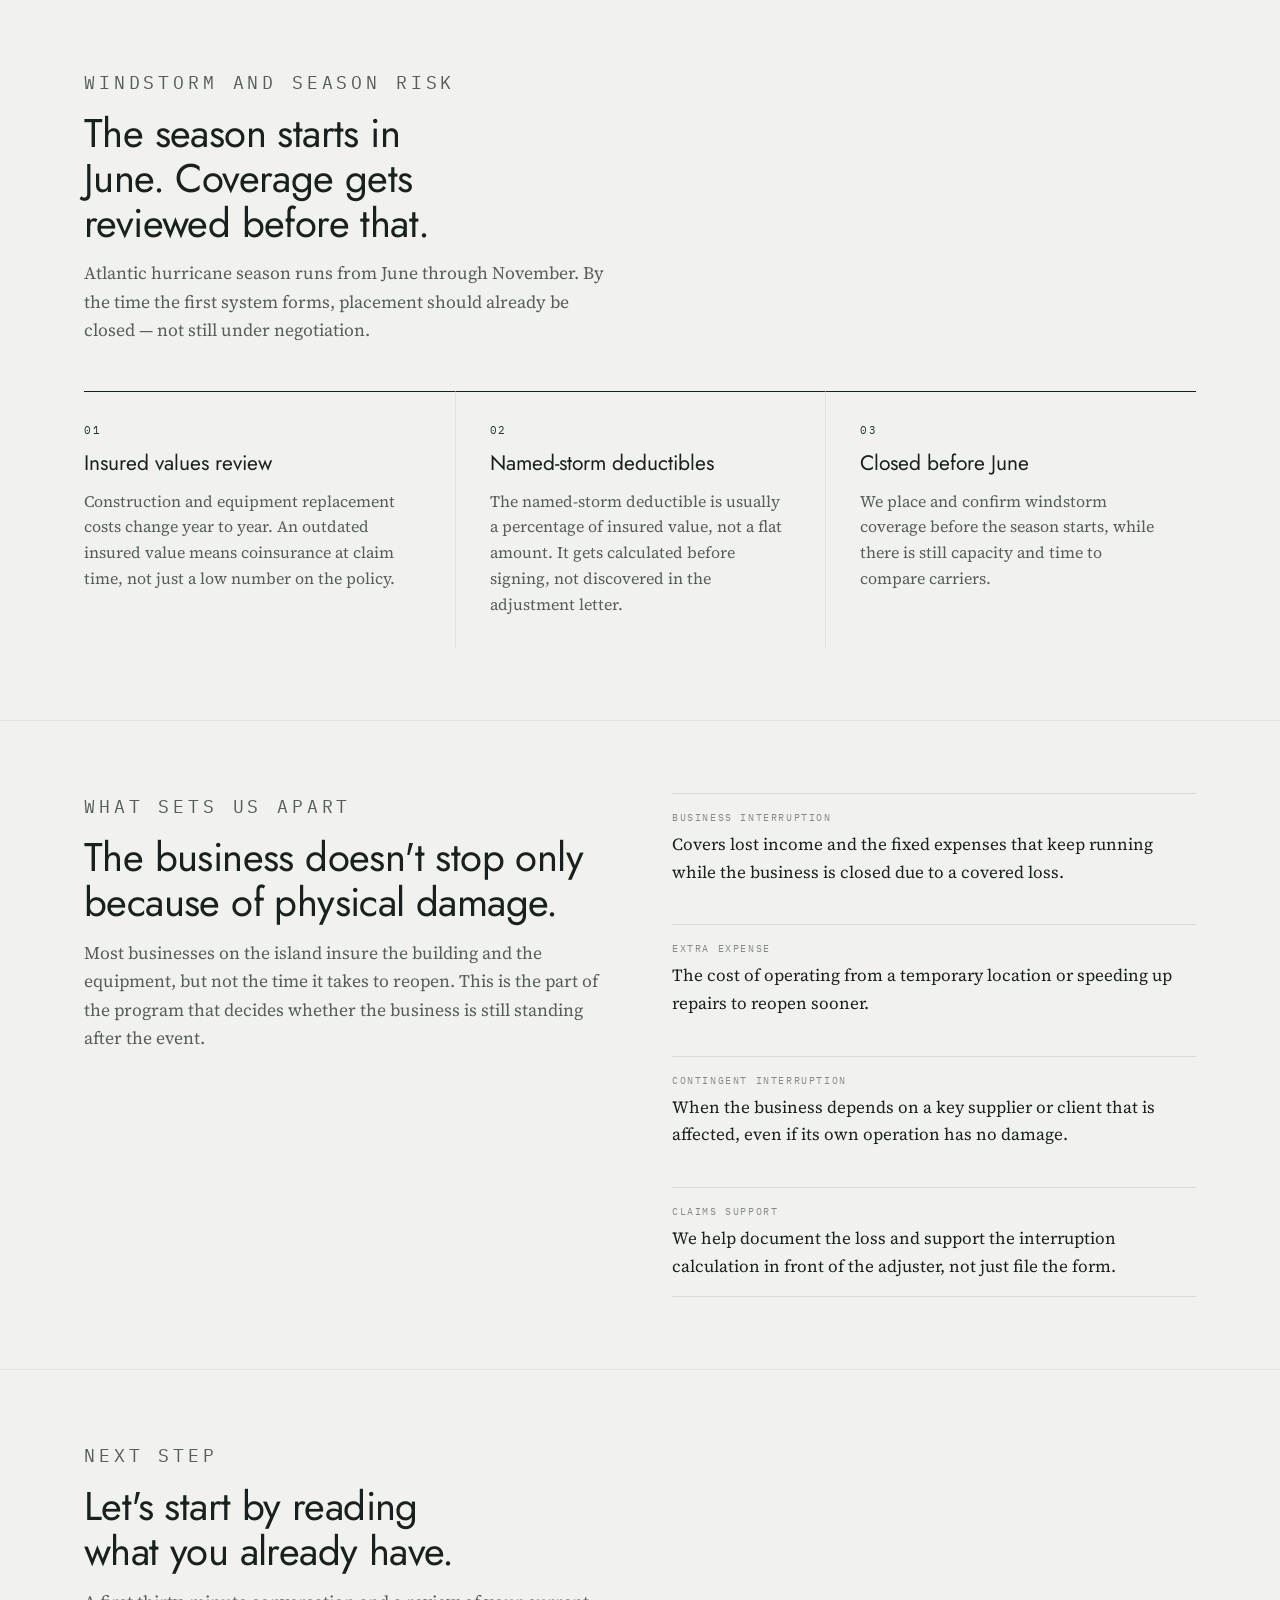
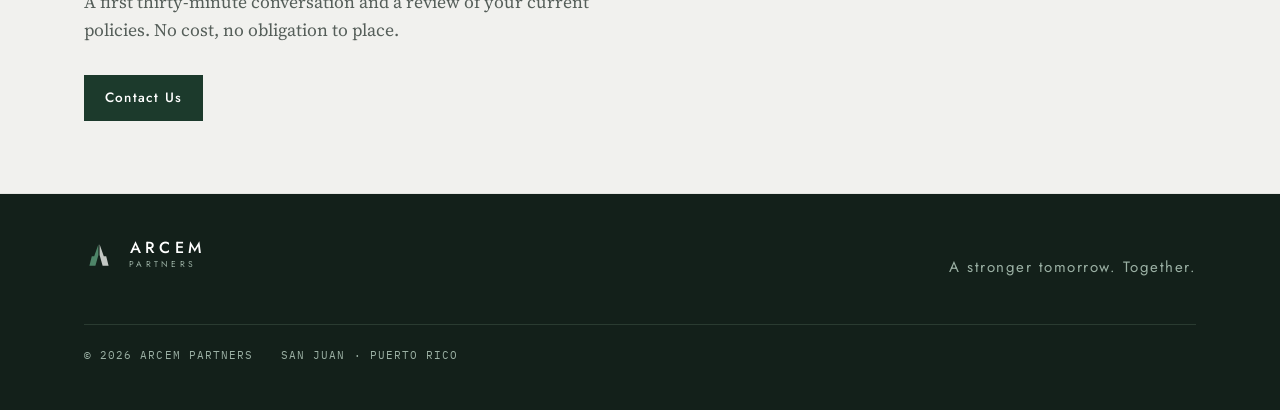
<file: comercial.html>
<!doctype html>
<html lang="en"><head>
<meta charset="utf-8">
<meta name="viewport" content="width=device-width, initial-scale=1">
<title>Commercial Property &amp; Casualty — ARCEM Partners</title>
<meta name="description" content="Commercial lines, windstorm and season risk, and business interruption and continuity. Commercial P&amp;C by ARCEM Partners.">

<link rel="canonical" href="https://www.arcempr.com/comercial.html">
<meta property="og:type" content="website">
<meta property="og:title" content="Commercial Property &amp; Casualty — ARCEM Partners">
<meta property="og:description" content="The right coverage is settled in April, not discovered in September.">
<meta property="og:image" content="/assets/logo/og-image.png">
<meta name="twitter:card" content="summary_large_image">

<link rel="icon" href="assets/logo/favicon.svg" type="image/svg+xml">

<link rel="preconnect" href="https://fonts.googleapis.com">
<link rel="preconnect" href="https://fonts.gstatic.com" crossorigin="">
<link rel="stylesheet" href="https://fonts.googleapis.com/css2?family=Jost:wght@300;400;500;600&amp;family=Source+Serif+4:ital,opsz,wght@0,8..60,400;0,8..60,600;1,8..60,400&amp;family=IBM+Plex+Mono:wght@400;500&amp;display=swap">

<link rel="stylesheet" href="assets/css/styles.css">
</head>
<body>

<header>
  <div class="wrap bar">
    <a class="brand" href="index.html" aria-label="ARCEM Partners">
      <svg viewBox="0 0 200 200" aria-hidden="true">
        <path fill="var(--green)" d="M96 28 68 108H52l-16 64h40l20-72Z"></path>
        <path fill="var(--stone)" d="m104 28 28 80h16l16 64h-40l-20-72Z"></path>
      </svg>
      <span>
        <span class="wm" style="display:block">ARCEM</span>
        <span class="sub" style="display:block">PARTNERS</span>
      </span>
    </a>
    <nav class="nav">
      <a class="link" href="index.html#practicas" data-es="Prácticas" data-en="Practices">Practices</a>
      <a class="link" href="productos.html" data-es="Productos" data-en="Products">Products</a>
      <a class="link" href="index.html#proceso" data-es="Cómo trabajamos" data-en="How we work">How we work</a>
      <a class="link" href="firma.html" data-es="La firma" data-en="The firm">The firm</a>
      <div class="lang" role="group" aria-label="Idioma / Language">
        <button type="button" id="lang-es" aria-pressed="false">ES</button>
        <button type="button" id="lang-en" aria-pressed="true">EN</button>
      </div>
      <a class="btn" href="contacto.html" data-es="Agendar consulta" data-en="Book a consult">Book a consult</a>
    </nav>
  </div>
</header>

<main id="top">

  <section class="hero">
    <div class="wrap hero-in">
      <div class="hero-copy">
        <p class="eyebrow" data-es="Commercial Property &amp; Casualty" data-en="Commercial Property &amp; Casualty">Commercial Property &amp; Casualty</p>
        <h1 data-es="Lo que sostiene al negocio &lt;em&gt;de pie.&lt;/em&gt;" data-en="What keeps the business &lt;em&gt;standing.&lt;/em&gt;">What keeps the business <em>standing.</em></h1>
        <p class="lede" data-es="En una isla que se pone a prueba cada temporada, la cobertura correcta se define en abril — no se descubre en septiembre. Esto es lo que colocamos, cómo se prepara el riesgo de viento y qué pasa con el negocio el día que tiene que parar." data-en="On an island tested every season, the right coverage is settled in April — not discovered in September. Here is what we place, how windstorm risk gets prepared, and what happens to the business the day it has to stop.">On an island tested every season, the right coverage is settled in April — not discovered in September. Here is what we place, how windstorm risk gets prepared, and what happens to the business the day it has to stop.</p>
        <div class="hero-cta">
          <a class="btn" href="contacto.html" data-es="Contáctenos" data-en="Contact Us">Contact Us</a>
          <a class="btn btn-ghost" href="beneficios.html" data-es="Ver Employee Benefits" data-en="See Employee Benefits">See Employee Benefits</a>
        </div>
      </div>
      <div class="hero-seam" aria-hidden="true"></div>
      <div class="hero-mark">
        <svg viewBox="0 0 220 220" aria-hidden="true">
          <defs>
            <filter id="hcast" x="-45%" y="-45%" width="210%" height="210%">
              <feDropShadow dx="6" dy="9" stdDeviation="9" flood-color="#000000" flood-opacity="0.5"></feDropShadow>
            </filter>
            <filter id="hbevel" x="-30%" y="-30%" width="170%" height="170%">
              <feGaussianBlur in="SourceAlpha" stdDeviation="2.6" result="b"></feGaussianBlur>
              <feSpecularLighting in="b" surfaceScale="2.6" specularConstant="0.55" specularExponent="30" lighting-color="#FFFFFF" result="s">
                <feDistantLight azimuth="228" elevation="54"></feDistantLight>
              </feSpecularLighting>
              <feComposite in="s" in2="SourceAlpha" operator="in" result="sc"></feComposite>
              <feComposite in="SourceGraphic" in2="sc" operator="arithmetic" k1="0" k2="1" k3="1" k4="0"></feComposite>
            </filter>
          </defs>
          <g filter="url(#hcast)"><g filter="url(#hbevel)">
            <path fill="#6E7772" d="M106 38 78 118H62l-16 64h40l20-72Z"></path>
            <path fill="#6E7772" d="m114 38 28 80h16l16 64h-40l-20-72Z"></path>
          </g></g>
        </svg>
      </div>
    </div>
  </section>

  <section id="lineas">
    <div class="wrap sec">
      <div class="sec-head">
        <p class="kicker" data-es="Líneas que colocamos" data-en="Lines we place">Lines we place</p>
        <h2 data-es="Cuatro líneas, un solo riesgo visto en conjunto." data-en="Four lines, one risk seen as a whole.">Four lines, one risk seen as a whole.</h2>
        <p data-es="Colocar cada línea por separado, sin ver cómo se conectan, es como asegura la mayoría de los negocios en la isla — y es la razón por la que un solo evento descubre huecos entre pólizas que nadie cruzó." data-en="Placing each line separately, without seeing how they connect, is how most businesses on the island are insured — and it's why a single event uncovers gaps between policies nobody cross-checked.">Placing each line separately, without seeing how they connect, is how most businesses on the island are insured — and it's why a single event uncovers gaps between policies nobody cross-checked.</p>
      </div>
      <div class="steps">
        <div class="step">
          <span class="n">01</span>
          <h3 data-es="Propiedad comercial y riesgo de viento" data-en="Commercial property and windstorm">Commercial property and windstorm</h3>
          <p data-es="Edificio, contenido y equipo, con los límites y deducibles de viento revisados uno por uno — no copiados de la póliza del año anterior." data-en="Building, contents and equipment, with windstorm limits and deductibles reviewed one by one — not copied from last year's policy.">Building, contents and equipment, with windstorm limits and deductibles reviewed one by one — not copied from last year's policy.</p>
        </div>
        <div class="step">
          <span class="n">02</span>
          <h3 data-es="Responsabilidad general y profesional" data-en="General and professional liability">General and professional liability</h3>
          <p data-es="La exposición frente a terceros y frente a clientes, con los límites dimensionados al tamaño real de la operación, no a una tabla estándar." data-en="Exposure to third parties and to clients, with limits sized to the actual scale of the operation, not a standard table.">Exposure to third parties and to clients, with limits sized to the actual scale of the operation, not a standard table.</p>
        </div>
        <div class="step">
          <span class="n">03</span>
          <h3 data-es="Interrupción de negocio y continuidad" data-en="Business interruption and continuity">Business interruption and continuity</h3>
          <p data-es="La parte que casi nadie coloca a tiempo: el ingreso que se pierde mientras el negocio está cerrado, y los gastos que siguen corriendo aunque no haya ventas." data-en="The part almost nobody places in time: the income lost while the business is closed, and the expenses that keep running even without sales.">The part almost nobody places in time: the income lost while the business is closed, and the expenses that keep running even without sales.</p>
        </div>
        <div class="step">
          <span class="n">04</span>
          <h3 data-es="Flota y marítimo" data-en="Fleet and marine">Fleet and marine</h3>
          <p data-es="Vehículos y carga, coordinados con el resto del programa en vez de vivir en pólizas sueltas." data-en="Vehicles and cargo, coordinated with the rest of the program instead of living in loose, disconnected policies.">Vehicles and cargo, coordinated with the rest of the program instead of living in loose, disconnected policies.</p>
        </div>
      </div>
    </div>
  </section>

  <section id="viento">
    <div class="wrap sec">
      <div class="sec-head">
        <p class="kicker" data-es="Riesgo de viento y temporada" data-en="Windstorm and season risk">Windstorm and season risk</p>
        <h2 data-es="La temporada empieza en junio. La cobertura se revisa antes." data-en="The season starts in June. Coverage gets reviewed before that.">The season starts in June. Coverage gets reviewed before that.</h2>
        <p data-es="La temporada de huracanes en el Atlántico corre de junio a noviembre. Para cuando el primer sistema se forma, la colocación ya debió estar cerrada — no en negociación." data-en="Atlantic hurricane season runs from June through November. By the time the first system forms, placement should already be closed — not still under negotiation.">Atlantic hurricane season runs from June through November. By the time the first system forms, placement should already be closed — not still under negotiation.</p>
      </div>
      <div class="steps">
        <div class="step">
          <span class="n">01</span>
          <h3 data-es="Revisión de valores asegurados" data-en="Insured values review">Insured values review</h3>
          <p data-es="Costos de construcción y de reemplazo de equipo cambian año a año. Un valor asegurado desactualizado significa coaseguro en la reclamación, no solo un número bajo en la póliza." data-en="Construction and equipment replacement costs change year to year. An outdated insured value means coinsurance at claim time, not just a low number on the policy.">Construction and equipment replacement costs change year to year. An outdated insured value means coinsurance at claim time, not just a low number on the policy.</p>
        </div>
        <div class="step">
          <span class="n">02</span>
          <h3 data-es="Deducibles de viento con nombre" data-en="Named-storm deductibles">Named-storm deductibles</h3>
          <p data-es="El deducible de viento con nombre suele ser un porcentaje del valor asegurado, no un monto fijo. Se calcula antes de firmar, no se descubre en la carta de ajuste." data-en="The named-storm deductible is usually a percentage of insured value, not a flat amount. It gets calculated before signing, not discovered in the adjustment letter.">The named-storm deductible is usually a percentage of insured value, not a flat amount. It gets calculated before signing, not discovered in the adjustment letter.</p>
        </div>
        <div class="step">
          <span class="n">03</span>
          <h3 data-es="Cierre antes de junio" data-en="Closed before June">Closed before June</h3>
          <p data-es="Colocamos y confirmamos la cobertura de viento antes del arranque de la temporada, cuando todavía hay capacidad y tiempo para comparar carriers." data-en="We place and confirm windstorm coverage before the season starts, while there is still capacity and time to compare carriers.">We place and confirm windstorm coverage before the season starts, while there is still capacity and time to compare carriers.</p>
        </div>
      </div>
    </div>
  </section>

  <section id="continuidad">
    <div class="wrap sec">
      <div class="contact-grid">
        <div class="sec-head" style="margin-bottom:0">
          <p class="kicker" data-es="El diferenciador" data-en="What sets us apart">What sets us apart</p>
          <h2 data-es="El negocio no se detiene solo por el daño físico." data-en="The business doesn't stop only because of physical damage.">The business doesn't stop only because of physical damage.</h2>
          <p data-es="La mayoría de los negocios en la isla aseguran el edificio y el equipo, pero no el tiempo que toma volver a operar. Esta es la parte del programa que decide si el negocio sigue de pie después del evento." data-en="Most businesses on the island insure the building and the equipment, but not the time it takes to reopen. This is the part of the program that decides whether the business is still standing after the event.">Most businesses on the island insure the building and the equipment, but not the time it takes to reopen. This is the part of the program that decides whether the business is still standing after the event.</p>
        </div>
        <div class="reach">
          <div class="row">
            <span class="rl" data-es="Interrupción de negocio" data-en="Business interruption">Business interruption</span>
            <span class="rv" data-es="Cubre el ingreso perdido y los gastos fijos que siguen corriendo mientras el negocio está cerrado por un daño cubierto." data-en="Covers lost income and the fixed expenses that keep running while the business is closed due to a covered loss.">Covers lost income and the fixed expenses that keep running while the business is closed due to a covered loss.</span>
          </div>
          <div class="row">
            <span class="rl" data-es="Gastos extra" data-en="Extra expense">Extra expense</span>
            <span class="rv" data-es="El costo de operar desde un local temporal o acelerar reparaciones para reabrir antes." data-en="The cost of operating from a temporary location or speeding up repairs to reopen sooner.">The cost of operating from a temporary location or speeding up repairs to reopen sooner.</span>
          </div>
          <div class="row">
            <span class="rl" data-es="Interrupción contingente" data-en="Contingent interruption">Contingent interruption</span>
            <span class="rv" data-es="Cuando el negocio depende de un proveedor o cliente clave que se ve afectado, aunque su propia operación no tenga daño." data-en="When the business depends on a key supplier or client that is affected, even if its own operation has no damage.">When the business depends on a key supplier or client that is affected, even if its own operation has no damage.</span>
          </div>
          <div class="row">
            <span class="rl" data-es="Acompañamiento en la reclamación" data-en="Claims support">Claims support</span>
            <span class="rv" data-es="Ayudamos a documentar la pérdida y a sustentar el cálculo de interrupción frente al ajustador, no solo a radicar el formulario." data-en="We help document the loss and support the interruption calculation in front of the adjuster, not just file the form.">We help document the loss and support the interruption calculation in front of the adjuster, not just file the form.</span>
          </div>
        </div>
      </div>
    </div>
  </section>

  <section>
    <div class="wrap sec">
      <div class="sec-head" style="margin-bottom:0">
        <p class="kicker" data-es="Siguiente paso" data-en="Next step">Next step</p>
        <h2 data-es="Empecemos por leer lo que ya tiene." data-en="Let's start by reading what you already have.">Let's start by reading what you already have.</h2>
        <p data-es="Una primera conversación de treinta minutos y una revisión de sus pólizas vigentes. Sin costo y sin compromiso de colocación." data-en="A first thirty-minute conversation and a review of your current policies. No cost, no obligation to place.">A first thirty-minute conversation and a review of your current policies. No cost, no obligation to place.</p>
      </div>
      <div class="hero-cta" style="margin-top:30px">
        <a class="btn" href="contacto.html" data-es="Contáctenos" data-en="Contact Us">Contact Us</a>
      </div>
    </div>
  </section>

</main>

<footer>
  <div class="wrap foot-in">
    <div class="foot-top">
      <a class="brand" href="index.html" aria-label="ARCEM Partners">
        <svg viewBox="0 0 200 200" aria-hidden="true">
          <path fill="#4E8568" d="M96 28 68 108H52l-16 64h40l20-72Z"></path>
          <path fill="#C3C8C4" d="m104 28 28 80h16l16 64h-40l-20-72Z"></path>
        </svg>
        <span>
          <span class="wm" style="display:block">ARCEM</span>
          <span class="sub" style="display:block">PARTNERS</span>
        </span>
      </a>
      <p class="foot-tag" data-es="A stronger tomorrow. Together." data-en="A stronger tomorrow. Together.">A stronger tomorrow. Together.</p>
    </div>
    <div class="foot-bot">
      <p>© 2026 ARCEM PARTNERS</p>
      <p data-es="SAN JUAN · PUERTO RICO" data-en="SAN JUAN · PUERTO RICO">SAN JUAN · PUERTO RICO</p>
    </div>
  </div>
</footer>

<script src="assets/js/main.js"></script>


</body></html>
</file>
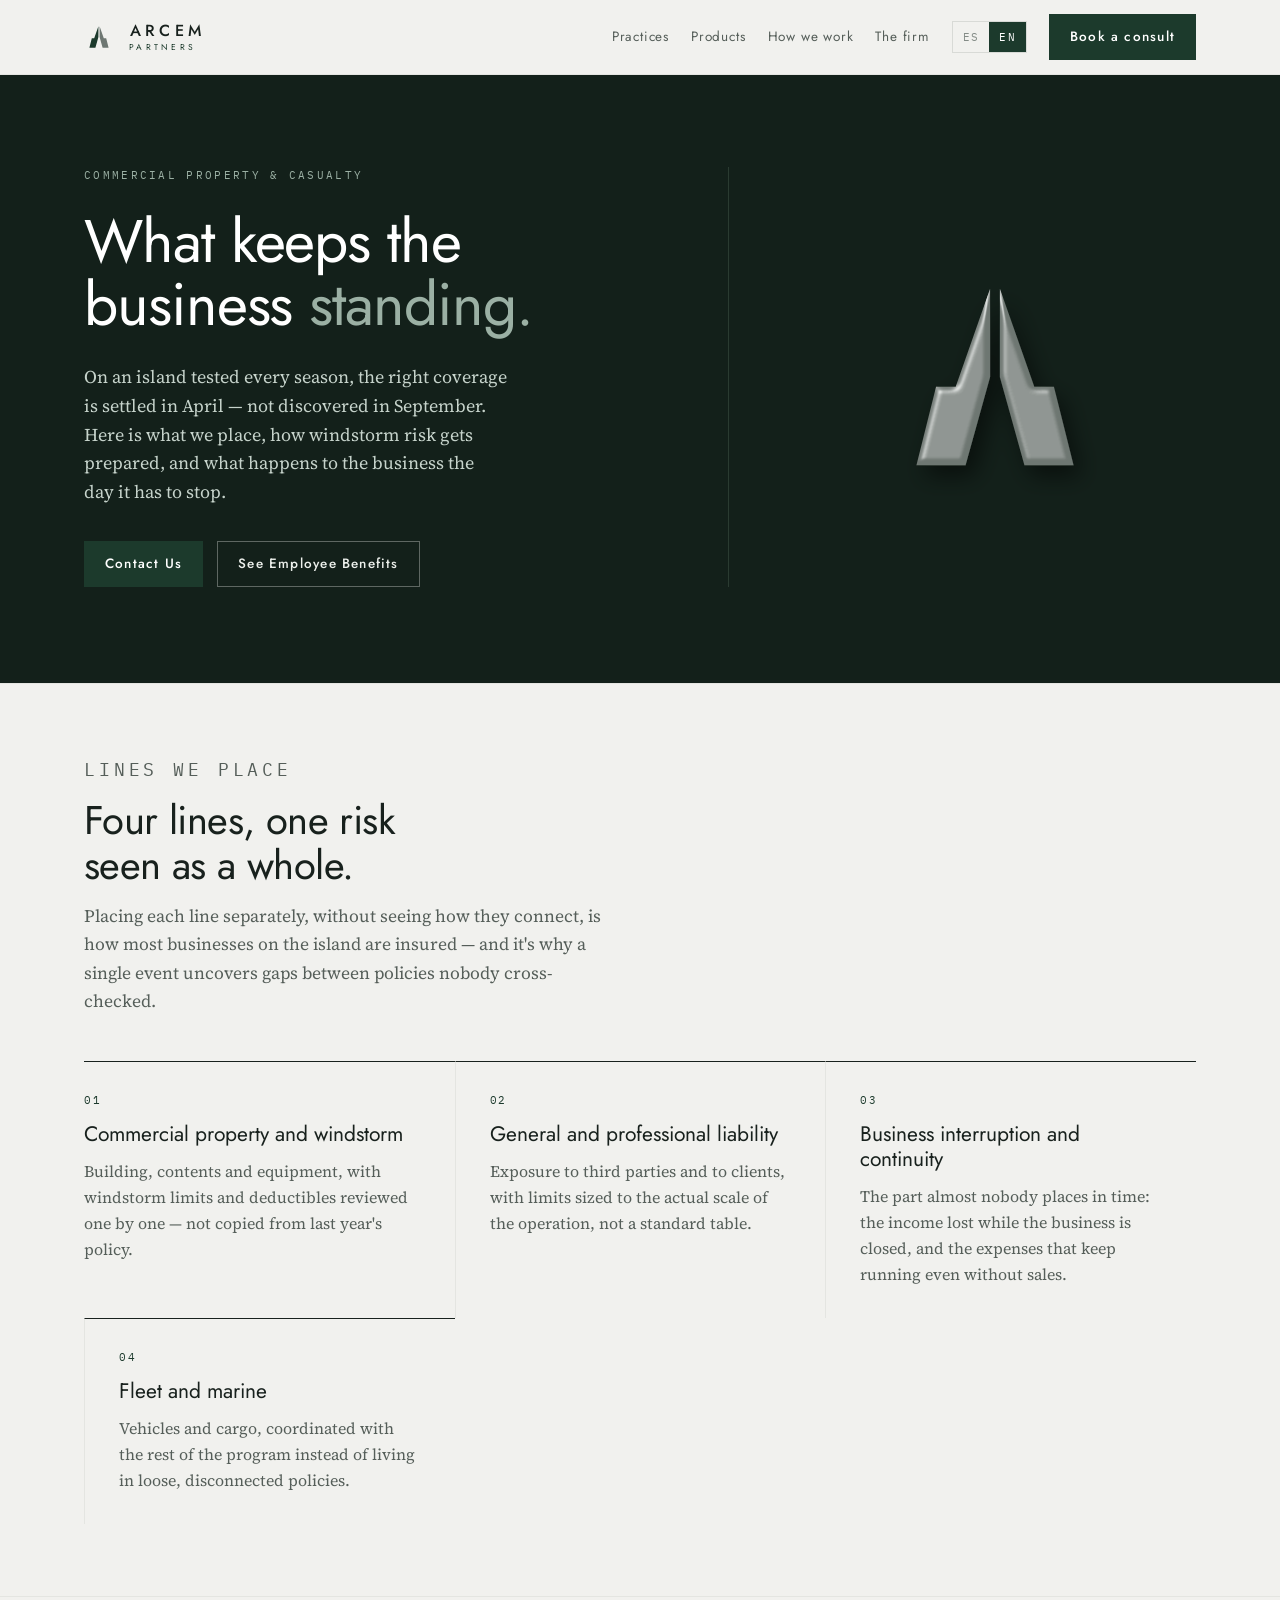
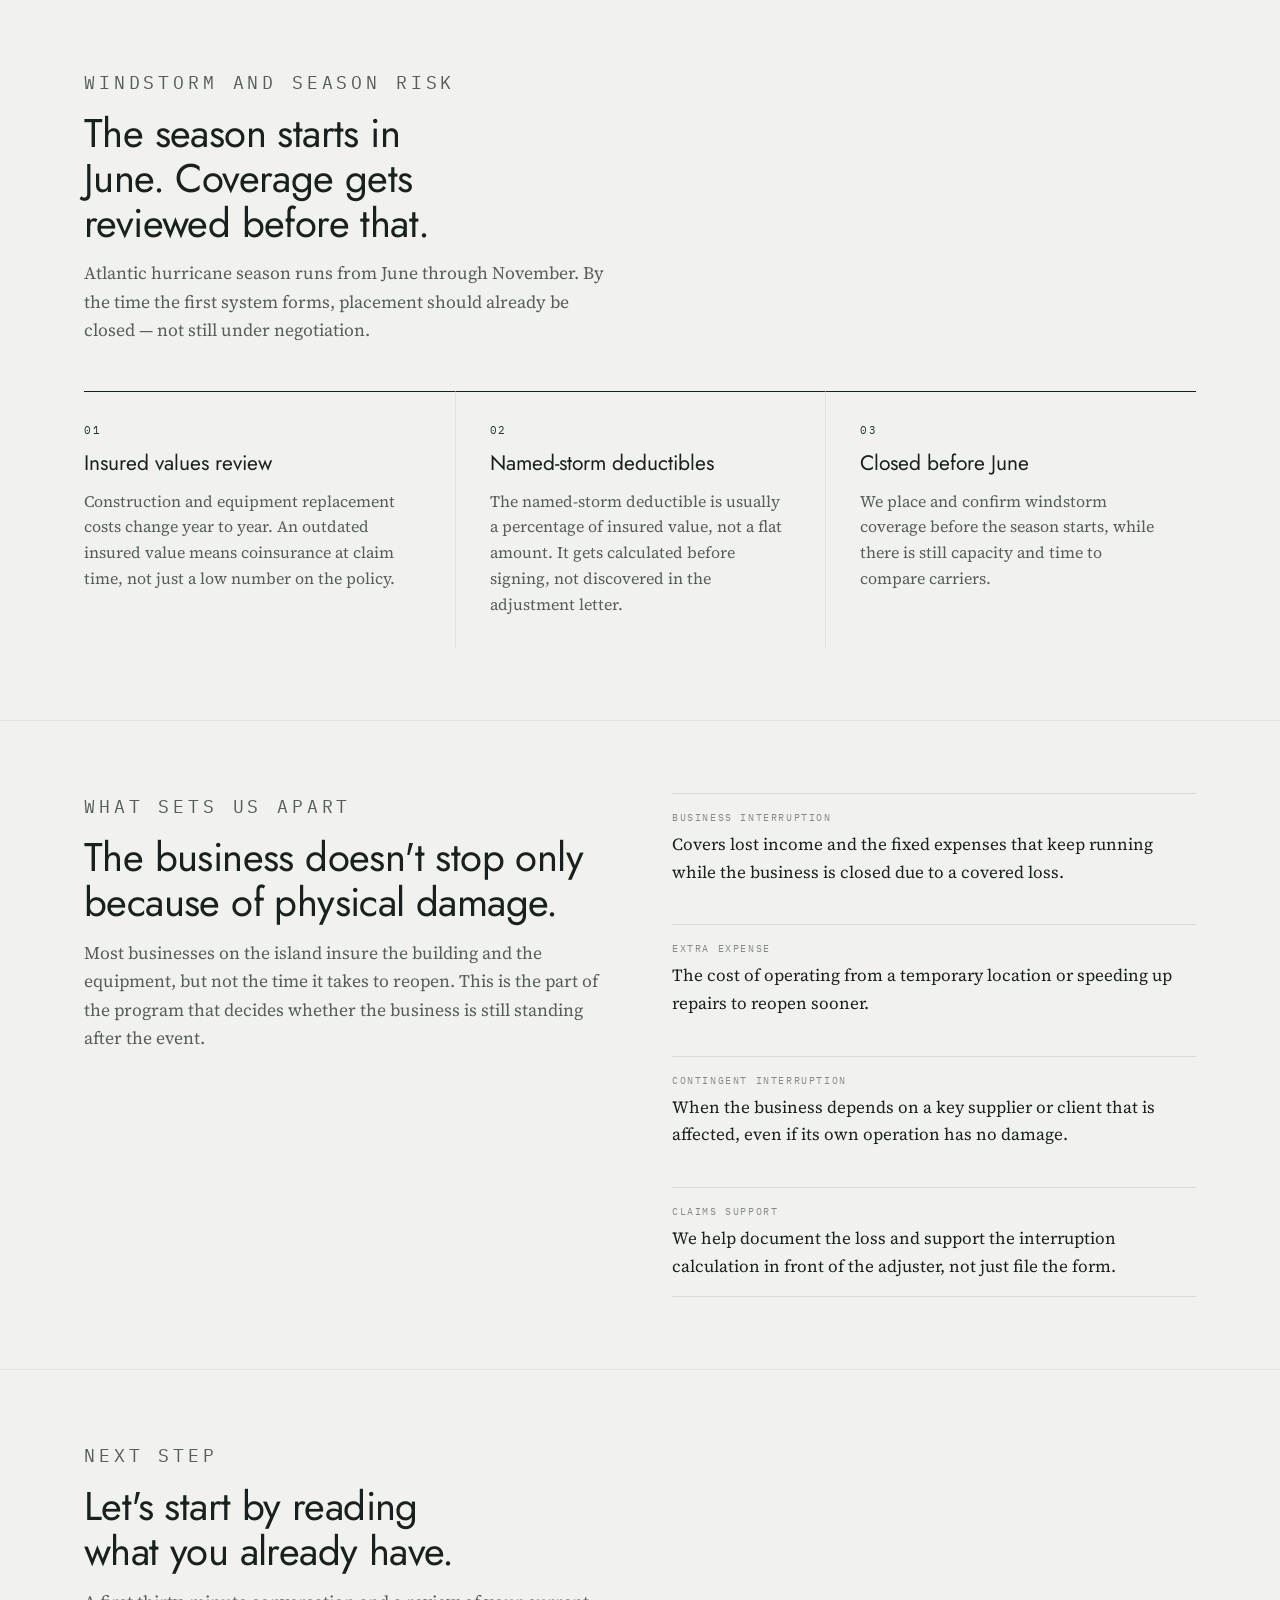
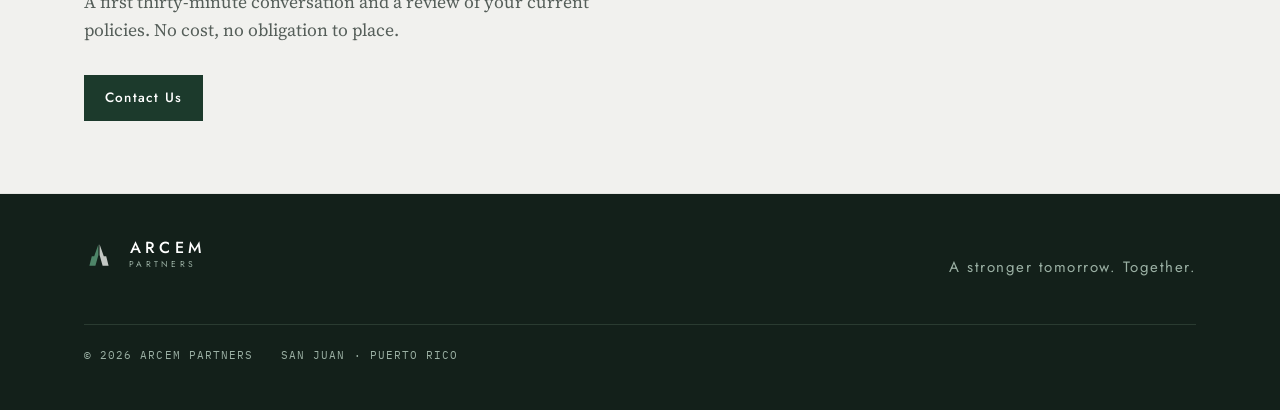
<file: commercial.html>
<!doctype html>
<html lang="en"><head>
<meta charset="utf-8">
<meta name="viewport" content="width=device-width, initial-scale=1">
<title>Commercial Property &amp; Casualty — ARCEM Partners</title>
<meta name="description" content="Commercial lines, windstorm and season risk, and business interruption and continuity. Commercial P&amp;C by ARCEM Partners.">

<link rel="canonical" href="https://www.arcempr.com/commercial.html">
<meta property="og:type" content="website">
<meta property="og:title" content="Commercial Property &amp; Casualty — ARCEM Partners">
<meta property="og:description" content="The right coverage is settled in April, not discovered in September.">
<meta property="og:image" content="/assets/logo/og-image.png">
<meta name="twitter:card" content="summary_large_image">

<link rel="icon" href="assets/logo/favicon.svg" type="image/svg+xml">

<link rel="preconnect" href="https://fonts.googleapis.com">
<link rel="preconnect" href="https://fonts.gstatic.com" crossorigin="">
<link rel="stylesheet" href="https://fonts.googleapis.com/css2?family=Jost:wght@300;400;500;600&amp;family=Source+Serif+4:ital,opsz,wght@0,8..60,400;0,8..60,600;1,8..60,400&amp;family=IBM+Plex+Mono:wght@400;500&amp;display=swap">

<link rel="stylesheet" href="assets/css/styles.css">
</head>
<body>

<header>
  <div class="wrap bar">
    <a class="brand" href="index.html" aria-label="ARCEM Partners">
      <svg viewBox="0 0 200 200" aria-hidden="true">
        <path fill="var(--green)" d="M96 28 68 108H52l-16 64h40l20-72Z"></path>
        <path fill="var(--stone)" d="m104 28 28 80h16l16 64h-40l-20-72Z"></path>
      </svg>
      <span>
        <span class="wm" style="display:block">ARCEM</span>
        <span class="sub" style="display:block">PARTNERS</span>
      </span>
    </a>
    <nav class="nav">
      <a class="link" href="index.html#practicas" data-es="Prácticas" data-en="Practices">Practices</a>
      <a class="link" href="products.html" data-es="Productos" data-en="Products">Products</a>
      <a class="link" href="index.html#proceso" data-es="Cómo trabajamos" data-en="How we work">How we work</a>
      <a class="link" href="about.html" data-es="La firma" data-en="The firm">The firm</a>
      <div class="lang" role="group" aria-label="Idioma / Language">
        <button type="button" id="lang-es" aria-pressed="false">ES</button>
        <button type="button" id="lang-en" aria-pressed="true">EN</button>
      </div>
      <a class="btn" href="contact.html" data-es="Agendar consulta" data-en="Book a consult">Book a consult</a>
    </nav>
  </div>
</header>

<main id="top">

  <section class="hero">
    <div class="wrap hero-in">
      <div class="hero-copy">
        <p class="eyebrow" data-es="Commercial Property &amp; Casualty" data-en="Commercial Property &amp; Casualty">Commercial Property &amp; Casualty</p>
        <h1 data-es="Lo que sostiene al negocio &lt;em&gt;de pie.&lt;/em&gt;" data-en="What keeps the business &lt;em&gt;standing.&lt;/em&gt;">What keeps the business <em>standing.</em></h1>
        <p class="lede" data-es="En una isla que se pone a prueba cada temporada, la cobertura correcta se define en abril — no se descubre en septiembre. Esto es lo que colocamos, cómo se prepara el riesgo de viento y qué pasa con el negocio el día que tiene que parar." data-en="On an island tested every season, the right coverage is settled in April — not discovered in September. Here is what we place, how windstorm risk gets prepared, and what happens to the business the day it has to stop.">On an island tested every season, the right coverage is settled in April — not discovered in September. Here is what we place, how windstorm risk gets prepared, and what happens to the business the day it has to stop.</p>
        <div class="hero-cta">
          <a class="btn" href="contact.html" data-es="Contáctenos" data-en="Contact Us">Contact Us</a>
          <a class="btn btn-ghost" href="benefits.html" data-es="Ver Employee Benefits" data-en="See Employee Benefits">See Employee Benefits</a>
        </div>
      </div>
      <div class="hero-seam" aria-hidden="true"></div>
      <div class="hero-mark">
        <svg viewBox="0 0 220 220" aria-hidden="true">
          <defs>
            <filter id="hcast" x="-45%" y="-45%" width="210%" height="210%">
              <feDropShadow dx="6" dy="9" stdDeviation="9" flood-color="#000000" flood-opacity="0.5"></feDropShadow>
            </filter>
            <filter id="hbevel" x="-30%" y="-30%" width="170%" height="170%">
              <feGaussianBlur in="SourceAlpha" stdDeviation="2.6" result="b"></feGaussianBlur>
              <feSpecularLighting in="b" surfaceScale="2.6" specularConstant="0.55" specularExponent="30" lighting-color="#FFFFFF" result="s">
                <feDistantLight azimuth="228" elevation="54"></feDistantLight>
              </feSpecularLighting>
              <feComposite in="s" in2="SourceAlpha" operator="in" result="sc"></feComposite>
              <feComposite in="SourceGraphic" in2="sc" operator="arithmetic" k1="0" k2="1" k3="1" k4="0"></feComposite>
            </filter>
          </defs>
          <g filter="url(#hcast)"><g filter="url(#hbevel)">
            <path fill="#6E7772" d="M106 38 78 118H62l-16 64h40l20-72Z"></path>
            <path fill="#6E7772" d="m114 38 28 80h16l16 64h-40l-20-72Z"></path>
          </g></g>
        </svg>
      </div>
    </div>
  </section>

  <section id="lineas">
    <div class="wrap sec">
      <div class="sec-head">
        <p class="kicker" data-es="Líneas que colocamos" data-en="Lines we place">Lines we place</p>
        <h2 data-es="Cuatro líneas, un solo riesgo visto en conjunto." data-en="Four lines, one risk seen as a whole.">Four lines, one risk seen as a whole.</h2>
        <p data-es="Colocar cada línea por separado, sin ver cómo se conectan, es como asegura la mayoría de los negocios en la isla — y es la razón por la que un solo evento descubre huecos entre pólizas que nadie cruzó." data-en="Placing each line separately, without seeing how they connect, is how most businesses on the island are insured — and it's why a single event uncovers gaps between policies nobody cross-checked.">Placing each line separately, without seeing how they connect, is how most businesses on the island are insured — and it's why a single event uncovers gaps between policies nobody cross-checked.</p>
      </div>
      <div class="steps">
        <div class="step">
          <span class="n">01</span>
          <h3 data-es="Propiedad comercial y riesgo de viento" data-en="Commercial property and windstorm">Commercial property and windstorm</h3>
          <p data-es="Edificio, contenido y equipo, con los límites y deducibles de viento revisados uno por uno — no copiados de la póliza del año anterior." data-en="Building, contents and equipment, with windstorm limits and deductibles reviewed one by one — not copied from last year's policy.">Building, contents and equipment, with windstorm limits and deductibles reviewed one by one — not copied from last year's policy.</p>
        </div>
        <div class="step">
          <span class="n">02</span>
          <h3 data-es="Responsabilidad general y profesional" data-en="General and professional liability">General and professional liability</h3>
          <p data-es="La exposición frente a terceros y frente a clientes, con los límites dimensionados al tamaño real de la operación, no a una tabla estándar." data-en="Exposure to third parties and to clients, with limits sized to the actual scale of the operation, not a standard table.">Exposure to third parties and to clients, with limits sized to the actual scale of the operation, not a standard table.</p>
        </div>
        <div class="step">
          <span class="n">03</span>
          <h3 data-es="Interrupción de negocio y continuidad" data-en="Business interruption and continuity">Business interruption and continuity</h3>
          <p data-es="La parte que casi nadie coloca a tiempo: el ingreso que se pierde mientras el negocio está cerrado, y los gastos que siguen corriendo aunque no haya ventas." data-en="The part almost nobody places in time: the income lost while the business is closed, and the expenses that keep running even without sales.">The part almost nobody places in time: the income lost while the business is closed, and the expenses that keep running even without sales.</p>
        </div>
        <div class="step">
          <span class="n">04</span>
          <h3 data-es="Flota y marítimo" data-en="Fleet and marine">Fleet and marine</h3>
          <p data-es="Vehículos y carga, coordinados con el resto del programa en vez de vivir en pólizas sueltas." data-en="Vehicles and cargo, coordinated with the rest of the program instead of living in loose, disconnected policies.">Vehicles and cargo, coordinated with the rest of the program instead of living in loose, disconnected policies.</p>
        </div>
      </div>
    </div>
  </section>

  <section id="viento">
    <div class="wrap sec">
      <div class="sec-head">
        <p class="kicker" data-es="Riesgo de viento y temporada" data-en="Windstorm and season risk">Windstorm and season risk</p>
        <h2 data-es="La temporada empieza en junio. La cobertura se revisa antes." data-en="The season starts in June. Coverage gets reviewed before that.">The season starts in June. Coverage gets reviewed before that.</h2>
        <p data-es="La temporada de huracanes en el Atlántico corre de junio a noviembre. Para cuando el primer sistema se forma, la colocación ya debió estar cerrada — no en negociación." data-en="Atlantic hurricane season runs from June through November. By the time the first system forms, placement should already be closed — not still under negotiation.">Atlantic hurricane season runs from June through November. By the time the first system forms, placement should already be closed — not still under negotiation.</p>
      </div>
      <div class="steps">
        <div class="step">
          <span class="n">01</span>
          <h3 data-es="Revisión de valores asegurados" data-en="Insured values review">Insured values review</h3>
          <p data-es="Costos de construcción y de reemplazo de equipo cambian año a año. Un valor asegurado desactualizado significa coaseguro en la reclamación, no solo un número bajo en la póliza." data-en="Construction and equipment replacement costs change year to year. An outdated insured value means coinsurance at claim time, not just a low number on the policy.">Construction and equipment replacement costs change year to year. An outdated insured value means coinsurance at claim time, not just a low number on the policy.</p>
        </div>
        <div class="step">
          <span class="n">02</span>
          <h3 data-es="Deducibles de viento con nombre" data-en="Named-storm deductibles">Named-storm deductibles</h3>
          <p data-es="El deducible de viento con nombre suele ser un porcentaje del valor asegurado, no un monto fijo. Se calcula antes de firmar, no se descubre en la carta de ajuste." data-en="The named-storm deductible is usually a percentage of insured value, not a flat amount. It gets calculated before signing, not discovered in the adjustment letter.">The named-storm deductible is usually a percentage of insured value, not a flat amount. It gets calculated before signing, not discovered in the adjustment letter.</p>
        </div>
        <div class="step">
          <span class="n">03</span>
          <h3 data-es="Cierre antes de junio" data-en="Closed before June">Closed before June</h3>
          <p data-es="Colocamos y confirmamos la cobertura de viento antes del arranque de la temporada, cuando todavía hay capacidad y tiempo para comparar carriers." data-en="We place and confirm windstorm coverage before the season starts, while there is still capacity and time to compare carriers.">We place and confirm windstorm coverage before the season starts, while there is still capacity and time to compare carriers.</p>
        </div>
      </div>
    </div>
  </section>

  <section id="continuidad">
    <div class="wrap sec">
      <div class="contact-grid">
        <div class="sec-head" style="margin-bottom:0">
          <p class="kicker" data-es="El diferenciador" data-en="What sets us apart">What sets us apart</p>
          <h2 data-es="El negocio no se detiene solo por el daño físico." data-en="The business doesn't stop only because of physical damage.">The business doesn't stop only because of physical damage.</h2>
          <p data-es="La mayoría de los negocios en la isla aseguran el edificio y el equipo, pero no el tiempo que toma volver a operar. Esta es la parte del programa que decide si el negocio sigue de pie después del evento." data-en="Most businesses on the island insure the building and the equipment, but not the time it takes to reopen. This is the part of the program that decides whether the business is still standing after the event.">Most businesses on the island insure the building and the equipment, but not the time it takes to reopen. This is the part of the program that decides whether the business is still standing after the event.</p>
        </div>
        <div class="reach">
          <div class="row">
            <span class="rl" data-es="Interrupción de negocio" data-en="Business interruption">Business interruption</span>
            <span class="rv" data-es="Cubre el ingreso perdido y los gastos fijos que siguen corriendo mientras el negocio está cerrado por un daño cubierto." data-en="Covers lost income and the fixed expenses that keep running while the business is closed due to a covered loss.">Covers lost income and the fixed expenses that keep running while the business is closed due to a covered loss.</span>
          </div>
          <div class="row">
            <span class="rl" data-es="Gastos extra" data-en="Extra expense">Extra expense</span>
            <span class="rv" data-es="El costo de operar desde un local temporal o acelerar reparaciones para reabrir antes." data-en="The cost of operating from a temporary location or speeding up repairs to reopen sooner.">The cost of operating from a temporary location or speeding up repairs to reopen sooner.</span>
          </div>
          <div class="row">
            <span class="rl" data-es="Interrupción contingente" data-en="Contingent interruption">Contingent interruption</span>
            <span class="rv" data-es="Cuando el negocio depende de un proveedor o cliente clave que se ve afectado, aunque su propia operación no tenga daño." data-en="When the business depends on a key supplier or client that is affected, even if its own operation has no damage.">When the business depends on a key supplier or client that is affected, even if its own operation has no damage.</span>
          </div>
          <div class="row">
            <span class="rl" data-es="Acompañamiento en la reclamación" data-en="Claims support">Claims support</span>
            <span class="rv" data-es="Ayudamos a documentar la pérdida y a sustentar el cálculo de interrupción frente al ajustador, no solo a radicar el formulario." data-en="We help document the loss and support the interruption calculation in front of the adjuster, not just file the form.">We help document the loss and support the interruption calculation in front of the adjuster, not just file the form.</span>
          </div>
        </div>
      </div>
    </div>
  </section>

  <section>
    <div class="wrap sec">
      <div class="sec-head" style="margin-bottom:0">
        <p class="kicker" data-es="Siguiente paso" data-en="Next step">Next step</p>
        <h2 data-es="Empecemos por leer lo que ya tiene." data-en="Let's start by reading what you already have.">Let's start by reading what you already have.</h2>
        <p data-es="Una primera conversación de treinta minutos y una revisión de sus pólizas vigentes. Sin costo y sin compromiso de colocación." data-en="A first thirty-minute conversation and a review of your current policies. No cost, no obligation to place.">A first thirty-minute conversation and a review of your current policies. No cost, no obligation to place.</p>
      </div>
      <div class="hero-cta" style="margin-top:30px">
        <a class="btn" href="contact.html" data-es="Contáctenos" data-en="Contact Us">Contact Us</a>
      </div>
    </div>
  </section>

</main>

<footer>
  <div class="wrap foot-in">
    <div class="foot-top">
      <a class="brand" href="index.html" aria-label="ARCEM Partners">
        <svg viewBox="0 0 200 200" aria-hidden="true">
          <path fill="#4E8568" d="M96 28 68 108H52l-16 64h40l20-72Z"></path>
          <path fill="#C3C8C4" d="m104 28 28 80h16l16 64h-40l-20-72Z"></path>
        </svg>
        <span>
          <span class="wm" style="display:block">ARCEM</span>
          <span class="sub" style="display:block">PARTNERS</span>
        </span>
      </a>
      <p class="foot-tag" data-es="A stronger tomorrow. Together." data-en="A stronger tomorrow. Together.">A stronger tomorrow. Together.</p>
    </div>
    <div class="foot-bot">
      <p>© 2026 ARCEM PARTNERS</p>
      <p data-es="SAN JUAN · PUERTO RICO" data-en="SAN JUAN · PUERTO RICO">SAN JUAN · PUERTO RICO</p>
    </div>
  </div>
</footer>

<script src="assets/js/main.js"></script>


</body></html>
</file>
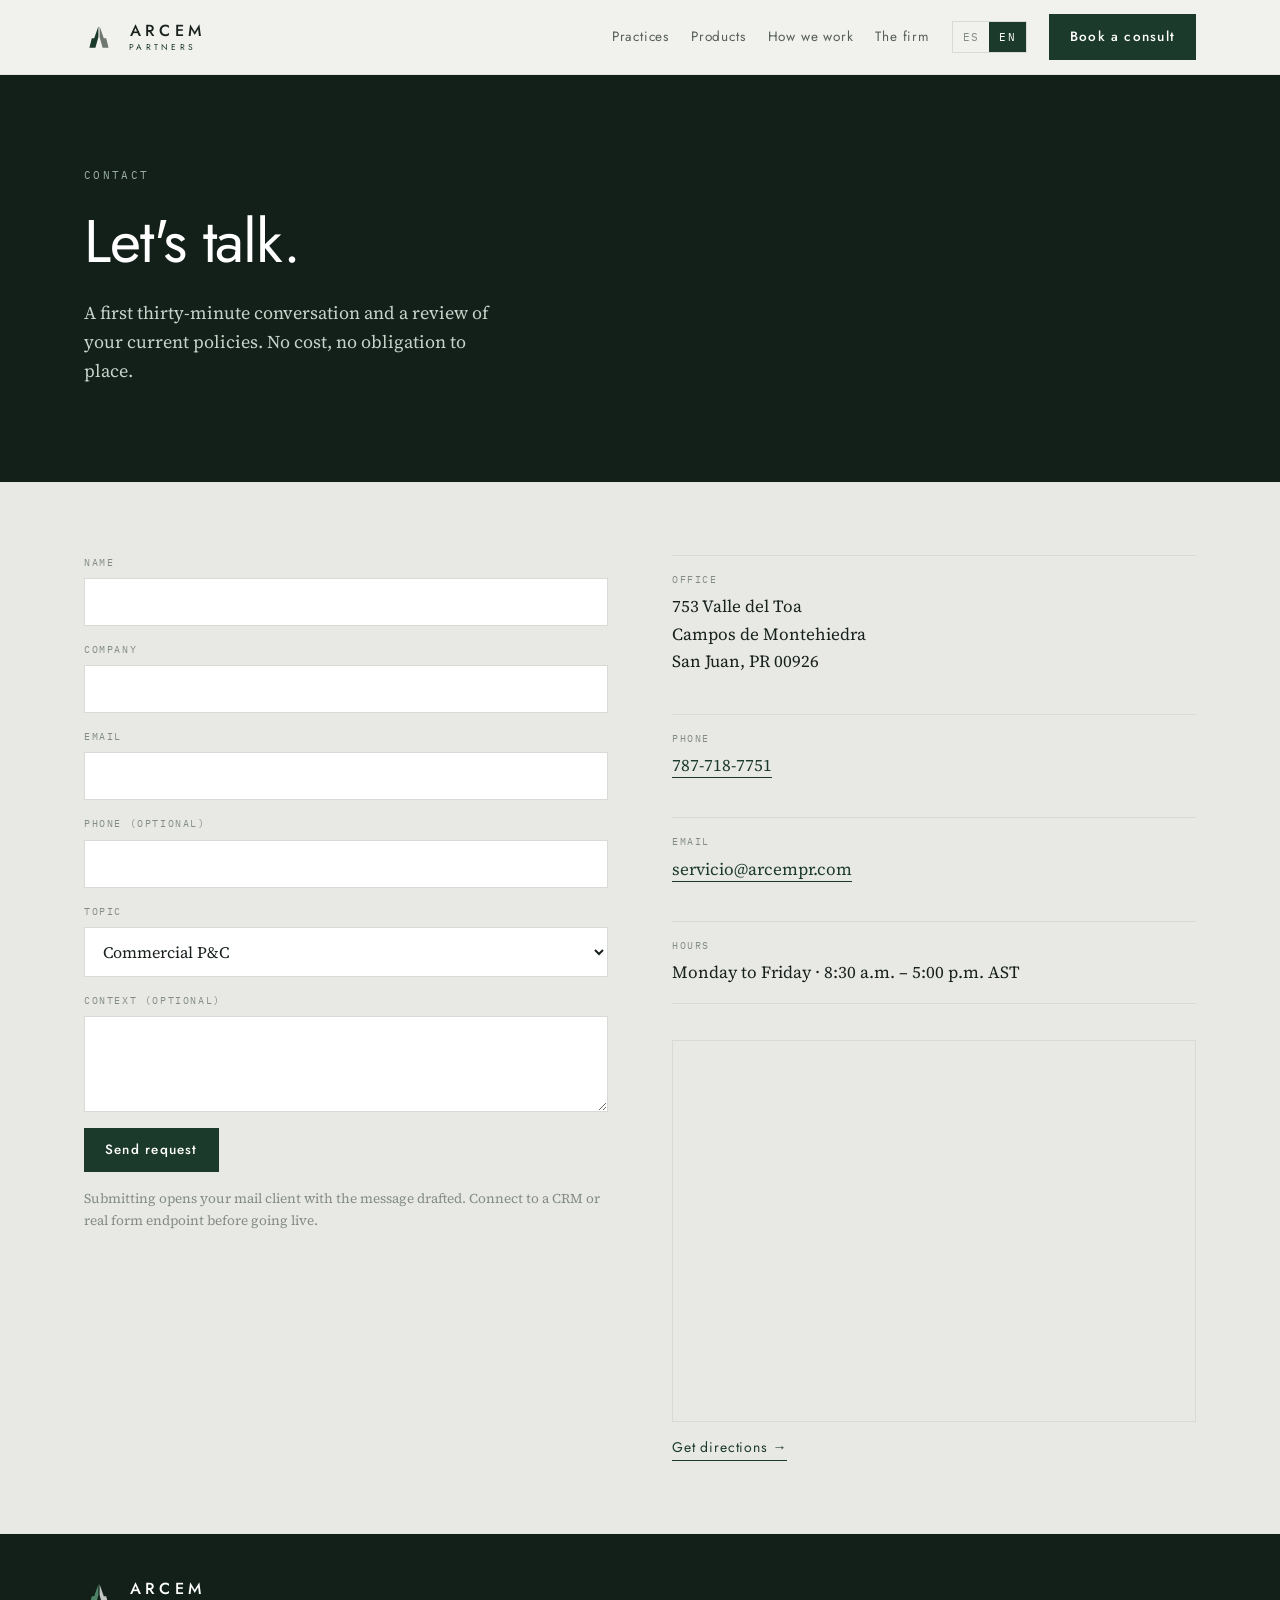
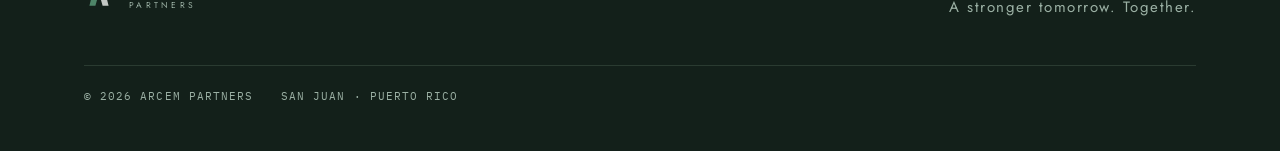
<file: contact.html>
<!doctype html>
<html lang="en"><head>
<meta charset="utf-8">
<meta name="viewport" content="width=device-width, initial-scale=1">
<title>Contact — ARCEM Partners</title>
<meta name="description" content="Schedule a consultation with ARCEM Partners. Address, phone, email, hours, and a map of our San Juan office.">

<link rel="canonical" href="https://www.arcempr.com/contact.html">
<meta property="og:type" content="website">
<meta property="og:title" content="Contact — ARCEM Partners">
<meta property="og:description" content="Let's start by reading what you already have.">
<meta property="og:image" content="/assets/logo/og-image.png">
<meta name="twitter:card" content="summary_large_image">

<link rel="icon" href="assets/logo/favicon.svg" type="image/svg+xml">

<link rel="preconnect" href="https://fonts.googleapis.com">
<link rel="preconnect" href="https://fonts.gstatic.com" crossorigin="">
<link rel="stylesheet" href="https://fonts.googleapis.com/css2?family=Jost:wght@300;400;500;600&amp;family=Source+Serif+4:ital,opsz,wght@0,8..60,400;0,8..60,600;1,8..60,400&amp;family=IBM+Plex+Mono:wght@400;500&amp;display=swap">

<link rel="stylesheet" href="assets/css/styles.css">
</head>
<body>

<header>
  <div class="wrap bar">
    <a class="brand" href="index.html" aria-label="ARCEM Partners">
      <svg viewBox="0 0 200 200" aria-hidden="true">
        <path fill="var(--green)" d="M96 28 68 108H52l-16 64h40l20-72Z"></path>
        <path fill="var(--stone)" d="m104 28 28 80h16l16 64h-40l-20-72Z"></path>
      </svg>
      <span>
        <span class="wm" style="display:block">ARCEM</span>
        <span class="sub" style="display:block">PARTNERS</span>
      </span>
    </a>
    <nav class="nav">
      <a class="link" href="index.html#practicas" data-es="Prácticas" data-en="Practices">Practices</a>
      <a class="link" href="products.html" data-es="Productos" data-en="Products">Products</a>
      <a class="link" href="index.html#proceso" data-es="Cómo trabajamos" data-en="How we work">How we work</a>
      <a class="link" href="about.html" data-es="La firma" data-en="The firm">The firm</a>
      <div class="lang" role="group" aria-label="Idioma / Language">
        <button type="button" id="lang-es" aria-pressed="false">ES</button>
        <button type="button" id="lang-en" aria-pressed="true">EN</button>
      </div>
      <a class="btn" href="contact.html" data-es="Agendar consulta" data-en="Book a consult">Book a consult</a>
    </nav>
  </div>
</header>

<main id="top">

  <section class="hero">
    <div class="wrap hero-in" style="grid-template-columns:1fr">
      <div class="hero-copy">
        <p class="eyebrow" data-es="Contacto" data-en="Contact">Contact</p>
        <h1 data-es="Conversemos." data-en="Let's talk.">Let's talk.</h1>
        <p class="lede" data-es="Una primera conversación de treinta minutos y una revisión de sus pólizas vigentes. Sin costo y sin compromiso de colocación." data-en="A first thirty-minute conversation and a review of your current policies. No cost, no obligation to place.">A first thirty-minute conversation and a review of your current policies. No cost, no obligation to place.</p>
      </div>
    </div>
  </section>

  <section class="contact" id="contacto">
    <div class="wrap sec">
      <div class="contact-grid">
        <div>
          <form id="consult-form">
            <div class="field">
              <label for="f-name" data-es="Nombre" data-en="Name">Name</label>
              <input type="text" id="f-name" name="name" autocomplete="name" required="">
            </div>
            <div class="field">
              <label for="f-company" data-es="Empresa" data-en="Company">Company</label>
              <input type="text" id="f-company" name="company" autocomplete="organization" required="">
            </div>
            <div class="field">
              <label for="f-email" data-es="Correo electrónico" data-en="Email">Email</label>
              <input type="email" id="f-email" name="email" autocomplete="email" required="">
            </div>
            <div class="field">
              <label for="f-phone" data-es="Teléfono (opcional)" data-en="Phone (optional)">Phone (optional)</label>
              <input type="tel" id="f-phone" name="phone" autocomplete="tel">
            </div>
            <div class="field">
              <label for="f-practice" data-es="Tema" data-en="Topic">Topic</label>
              <select id="f-practice" name="practice">
                <option value="pc" data-es="Commercial P&amp;C" data-en="Commercial P&amp;C">Commercial P&amp;C</option>
                <option value="benefits" data-es="Employee Benefits" data-en="Employee Benefits">Employee Benefits</option>
                <option value="both" data-es="Los dos" data-en="Both">Both</option>
              </select>
            </div>
            <div class="field">
              <label for="f-note" data-es="Contexto (opcional)" data-en="Context (optional)">Context (optional)</label>
              <textarea id="f-note" name="note"></textarea>
            </div>
            <button class="btn" type="submit" style="align-self:flex-start" data-es="Enviar solicitud" data-en="Send request">Send request</button>
            <p class="hint" id="form-hint" data-es="Al enviar se abre su correo con el mensaje redactado. Conectar a un CRM o formulario real antes de publicar." data-en="Submitting opens your mail client with the message drafted. Connect to a CRM or real form endpoint before going live.">Submitting opens your mail client with the message drafted. Connect to a CRM or real form endpoint before going live.</p>
          </form>
        </div>

        <div>
          <div class="reach">
            <div class="row">
              <span class="rl" data-es="Oficina" data-en="Office">Office</span>
              <span class="rv">753 Valle del Toa<br>Campos de Montehiedra<br>San Juan, PR 00926</span>
            </div>
            <div class="row">
              <span class="rl" data-es="Teléfono" data-en="Phone">Phone</span>
              <span class="rv"><a href="tel:+17877187751">787-718-7751</a></span>
            </div>
            <div class="row">
              <span class="rl" data-es="Correo" data-en="Email">Email</span>
              <span class="rv"><a href="mailto:servicio@arcempr.com">servicio@arcempr.com</a></span>
            </div>
            <div class="row">
              <span class="rl" data-es="Horario" data-en="Hours">Hours</span>
              <span class="rv" data-es="Lunes a viernes · 8:30 a.m. – 5:00 p.m. AST" data-en="Monday to Friday · 8:30 a.m. – 5:00 p.m. AST">Monday to Friday · 8:30 a.m. – 5:00 p.m. AST</span>
            </div>
          </div>

          <div class="map-frame">
            <iframe src="https://www.google.com/maps?q=753+Valle+del+Toa,+Campos+de+Montehiedra,+San+Juan,+PR+00926&amp;output=embed" loading="lazy" referrerpolicy="no-referrer-when-downgrade" title="Mapa de la oficina de ARCEM Partners en Campos de Montehiedra, San Juan" aria-label="Mapa de la oficina de ARCEM Partners"></iframe>
          </div>
          <a class="map-link" href="https://www.google.com/maps/search/?api=1&amp;query=753+Valle+del+Toa,+Campos+de+Montehiedra,+San+Juan,+PR+00926" target="_blank" rel="noopener" data-es="Cómo llegar →" data-en="Get directions →">Get directions →</a>
        </div>
      </div>
    </div>
  </section>

</main>

<footer>
  <div class="wrap foot-in">
    <div class="foot-top">
      <a class="brand" href="index.html" aria-label="ARCEM Partners">
        <svg viewBox="0 0 200 200" aria-hidden="true">
          <path fill="#4E8568" d="M96 28 68 108H52l-16 64h40l20-72Z"></path>
          <path fill="#C3C8C4" d="m104 28 28 80h16l16 64h-40l-20-72Z"></path>
        </svg>
        <span>
          <span class="wm" style="display:block">ARCEM</span>
          <span class="sub" style="display:block">PARTNERS</span>
        </span>
      </a>
      <p class="foot-tag" data-es="A stronger tomorrow. Together." data-en="A stronger tomorrow. Together.">A stronger tomorrow. Together.</p>
    </div>
    <div class="foot-bot">
      <p>© 2026 ARCEM PARTNERS</p>
      <p data-es="SAN JUAN · PUERTO RICO" data-en="SAN JUAN · PUERTO RICO">SAN JUAN · PUERTO RICO</p>
    </div>
  </div>
</footer>

<script src="assets/js/main.js"></script>


</body></html>
</file>
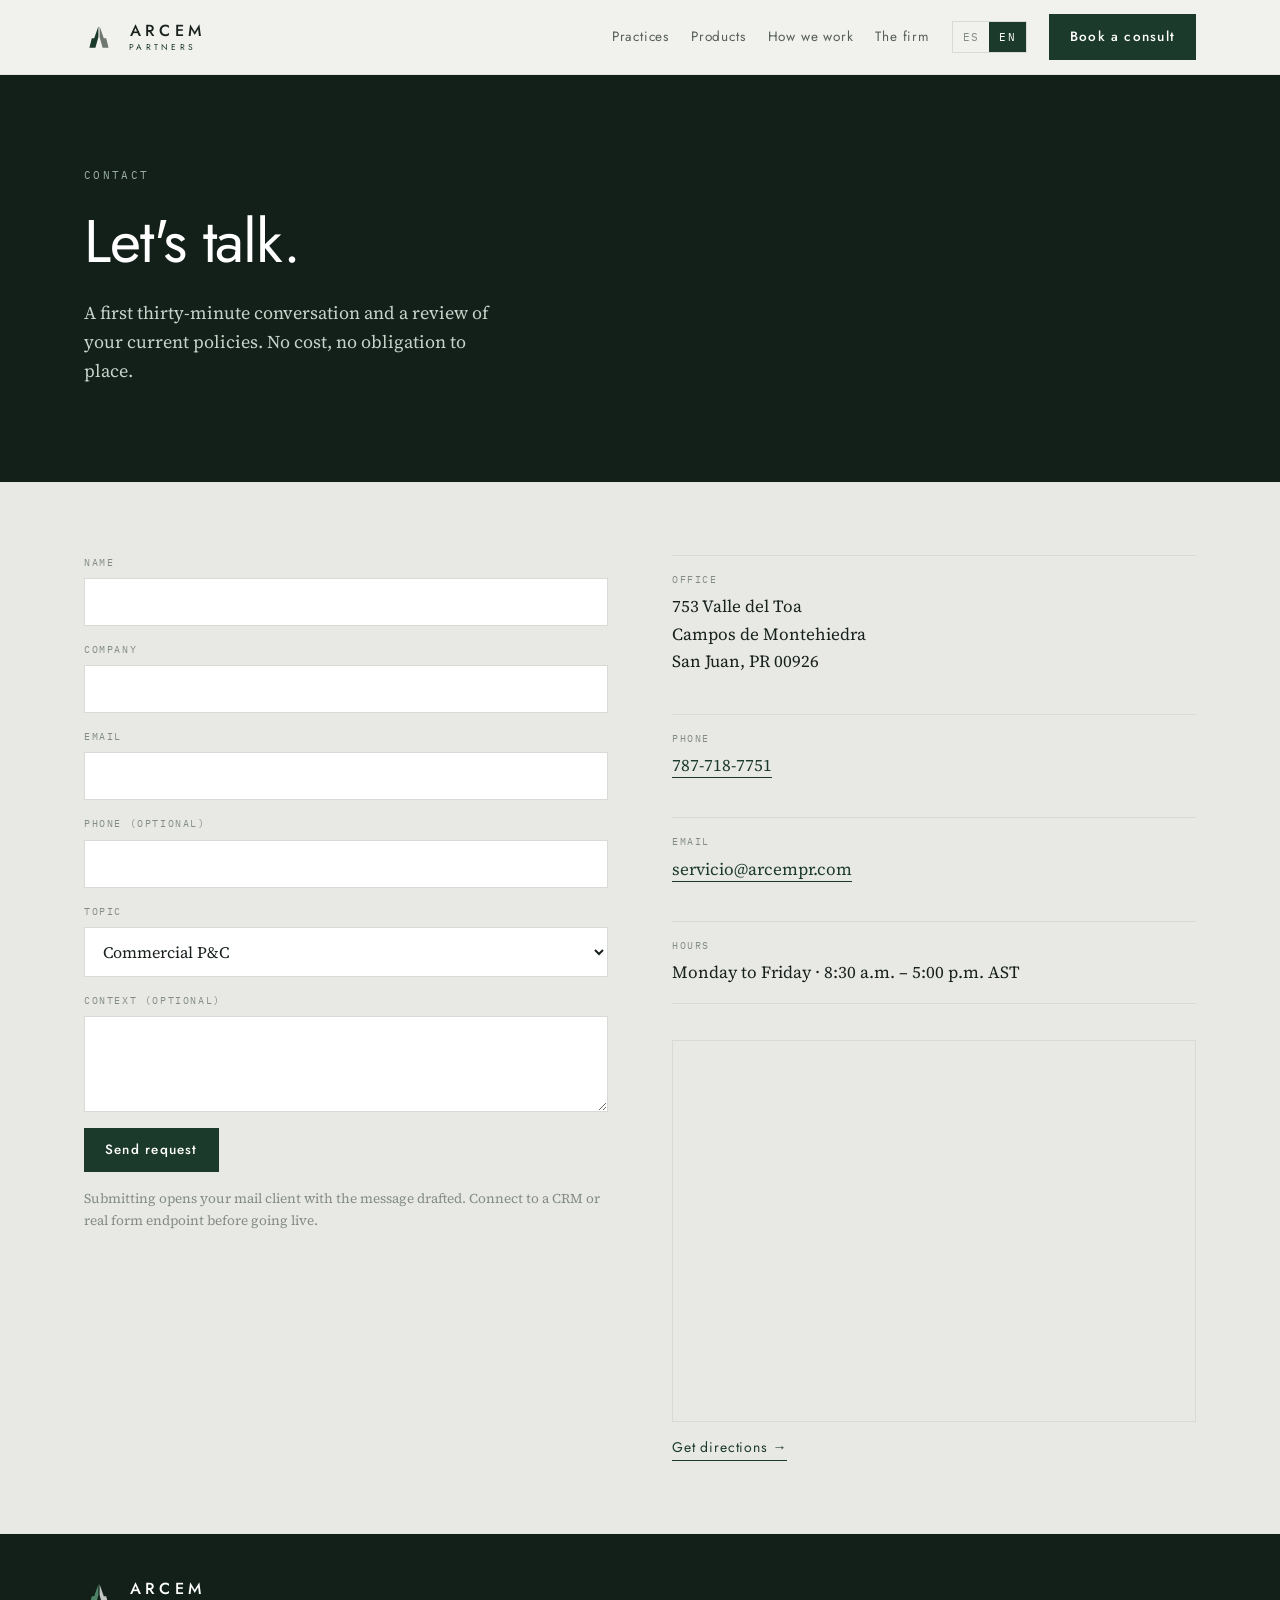
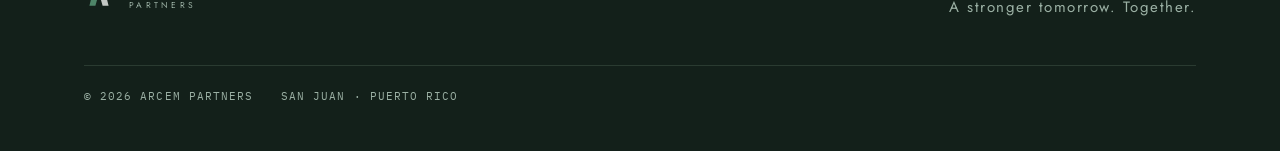
<file: contacto.html>
<!doctype html>
<html lang="en"><head>
<meta charset="utf-8">
<meta name="viewport" content="width=device-width, initial-scale=1">
<title>Contact — ARCEM Partners</title>
<meta name="description" content="Schedule a consultation with ARCEM Partners. Address, phone, email, hours, and a map of our San Juan office.">

<link rel="canonical" href="https://www.arcempr.com/contacto.html">
<meta property="og:type" content="website">
<meta property="og:title" content="Contact — ARCEM Partners">
<meta property="og:description" content="Let's start by reading what you already have.">
<meta property="og:image" content="/assets/logo/og-image.png">
<meta name="twitter:card" content="summary_large_image">

<link rel="icon" href="assets/logo/favicon.svg" type="image/svg+xml">

<link rel="preconnect" href="https://fonts.googleapis.com">
<link rel="preconnect" href="https://fonts.gstatic.com" crossorigin="">
<link rel="stylesheet" href="https://fonts.googleapis.com/css2?family=Jost:wght@300;400;500;600&amp;family=Source+Serif+4:ital,opsz,wght@0,8..60,400;0,8..60,600;1,8..60,400&amp;family=IBM+Plex+Mono:wght@400;500&amp;display=swap">

<link rel="stylesheet" href="assets/css/styles.css">
</head>
<body>

<header>
  <div class="wrap bar">
    <a class="brand" href="index.html" aria-label="ARCEM Partners">
      <svg viewBox="0 0 200 200" aria-hidden="true">
        <path fill="var(--green)" d="M96 28 68 108H52l-16 64h40l20-72Z"></path>
        <path fill="var(--stone)" d="m104 28 28 80h16l16 64h-40l-20-72Z"></path>
      </svg>
      <span>
        <span class="wm" style="display:block">ARCEM</span>
        <span class="sub" style="display:block">PARTNERS</span>
      </span>
    </a>
    <nav class="nav">
      <a class="link" href="index.html#practicas" data-es="Prácticas" data-en="Practices">Practices</a>
      <a class="link" href="productos.html" data-es="Productos" data-en="Products">Products</a>
      <a class="link" href="index.html#proceso" data-es="Cómo trabajamos" data-en="How we work">How we work</a>
      <a class="link" href="firma.html" data-es="La firma" data-en="The firm">The firm</a>
      <div class="lang" role="group" aria-label="Idioma / Language">
        <button type="button" id="lang-es" aria-pressed="false">ES</button>
        <button type="button" id="lang-en" aria-pressed="true">EN</button>
      </div>
      <a class="btn" href="contacto.html" data-es="Agendar consulta" data-en="Book a consult">Book a consult</a>
    </nav>
  </div>
</header>

<main id="top">

  <section class="hero">
    <div class="wrap hero-in" style="grid-template-columns:1fr">
      <div class="hero-copy">
        <p class="eyebrow" data-es="Contacto" data-en="Contact">Contact</p>
        <h1 data-es="Conversemos." data-en="Let's talk.">Let's talk.</h1>
        <p class="lede" data-es="Una primera conversación de treinta minutos y una revisión de sus pólizas vigentes. Sin costo y sin compromiso de colocación." data-en="A first thirty-minute conversation and a review of your current policies. No cost, no obligation to place.">A first thirty-minute conversation and a review of your current policies. No cost, no obligation to place.</p>
      </div>
    </div>
  </section>

  <section class="contact" id="contacto">
    <div class="wrap sec">
      <div class="contact-grid">
        <div>
          <form id="consult-form">
            <div class="field">
              <label for="f-name" data-es="Nombre" data-en="Name">Name</label>
              <input type="text" id="f-name" name="name" autocomplete="name" required="">
            </div>
            <div class="field">
              <label for="f-company" data-es="Empresa" data-en="Company">Company</label>
              <input type="text" id="f-company" name="company" autocomplete="organization" required="">
            </div>
            <div class="field">
              <label for="f-email" data-es="Correo electrónico" data-en="Email">Email</label>
              <input type="email" id="f-email" name="email" autocomplete="email" required="">
            </div>
            <div class="field">
              <label for="f-phone" data-es="Teléfono (opcional)" data-en="Phone (optional)">Phone (optional)</label>
              <input type="tel" id="f-phone" name="phone" autocomplete="tel">
            </div>
            <div class="field">
              <label for="f-practice" data-es="Tema" data-en="Topic">Topic</label>
              <select id="f-practice" name="practice">
                <option value="pc" data-es="Commercial P&amp;C" data-en="Commercial P&amp;C">Commercial P&amp;C</option>
                <option value="benefits" data-es="Employee Benefits" data-en="Employee Benefits">Employee Benefits</option>
                <option value="both" data-es="Los dos" data-en="Both">Both</option>
              </select>
            </div>
            <div class="field">
              <label for="f-note" data-es="Contexto (opcional)" data-en="Context (optional)">Context (optional)</label>
              <textarea id="f-note" name="note"></textarea>
            </div>
            <button class="btn" type="submit" style="align-self:flex-start" data-es="Enviar solicitud" data-en="Send request">Send request</button>
            <p class="hint" id="form-hint" data-es="Al enviar se abre su correo con el mensaje redactado. Conectar a un CRM o formulario real antes de publicar." data-en="Submitting opens your mail client with the message drafted. Connect to a CRM or real form endpoint before going live.">Submitting opens your mail client with the message drafted. Connect to a CRM or real form endpoint before going live.</p>
          </form>
        </div>

        <div>
          <div class="reach">
            <div class="row">
              <span class="rl" data-es="Oficina" data-en="Office">Office</span>
              <span class="rv">753 Valle del Toa<br>Campos de Montehiedra<br>San Juan, PR 00926</span>
            </div>
            <div class="row">
              <span class="rl" data-es="Teléfono" data-en="Phone">Phone</span>
              <span class="rv"><a href="tel:+17877187751">787-718-7751</a></span>
            </div>
            <div class="row">
              <span class="rl" data-es="Correo" data-en="Email">Email</span>
              <span class="rv"><a href="mailto:servicio@arcempr.com">servicio@arcempr.com</a></span>
            </div>
            <div class="row">
              <span class="rl" data-es="Horario" data-en="Hours">Hours</span>
              <span class="rv" data-es="Lunes a viernes · 8:30 a.m. – 5:00 p.m. AST" data-en="Monday to Friday · 8:30 a.m. – 5:00 p.m. AST">Monday to Friday · 8:30 a.m. – 5:00 p.m. AST</span>
            </div>
          </div>

          <div class="map-frame">
            <iframe src="https://www.google.com/maps?q=753+Valle+del+Toa,+Campos+de+Montehiedra,+San+Juan,+PR+00926&amp;output=embed" loading="lazy" referrerpolicy="no-referrer-when-downgrade" title="Mapa de la oficina de ARCEM Partners en Campos de Montehiedra, San Juan" aria-label="Mapa de la oficina de ARCEM Partners"></iframe>
          </div>
          <a class="map-link" href="https://www.google.com/maps/search/?api=1&amp;query=753+Valle+del+Toa,+Campos+de+Montehiedra,+San+Juan,+PR+00926" target="_blank" rel="noopener" data-es="Cómo llegar →" data-en="Get directions →">Get directions →</a>
        </div>
      </div>
    </div>
  </section>

</main>

<footer>
  <div class="wrap foot-in">
    <div class="foot-top">
      <a class="brand" href="index.html" aria-label="ARCEM Partners">
        <svg viewBox="0 0 200 200" aria-hidden="true">
          <path fill="#4E8568" d="M96 28 68 108H52l-16 64h40l20-72Z"></path>
          <path fill="#C3C8C4" d="m104 28 28 80h16l16 64h-40l-20-72Z"></path>
        </svg>
        <span>
          <span class="wm" style="display:block">ARCEM</span>
          <span class="sub" style="display:block">PARTNERS</span>
        </span>
      </a>
      <p class="foot-tag" data-es="A stronger tomorrow. Together." data-en="A stronger tomorrow. Together.">A stronger tomorrow. Together.</p>
    </div>
    <div class="foot-bot">
      <p>© 2026 ARCEM PARTNERS</p>
      <p data-es="SAN JUAN · PUERTO RICO" data-en="SAN JUAN · PUERTO RICO">SAN JUAN · PUERTO RICO</p>
    </div>
  </div>
</footer>

<script src="assets/js/main.js"></script>


</body></html>
</file>
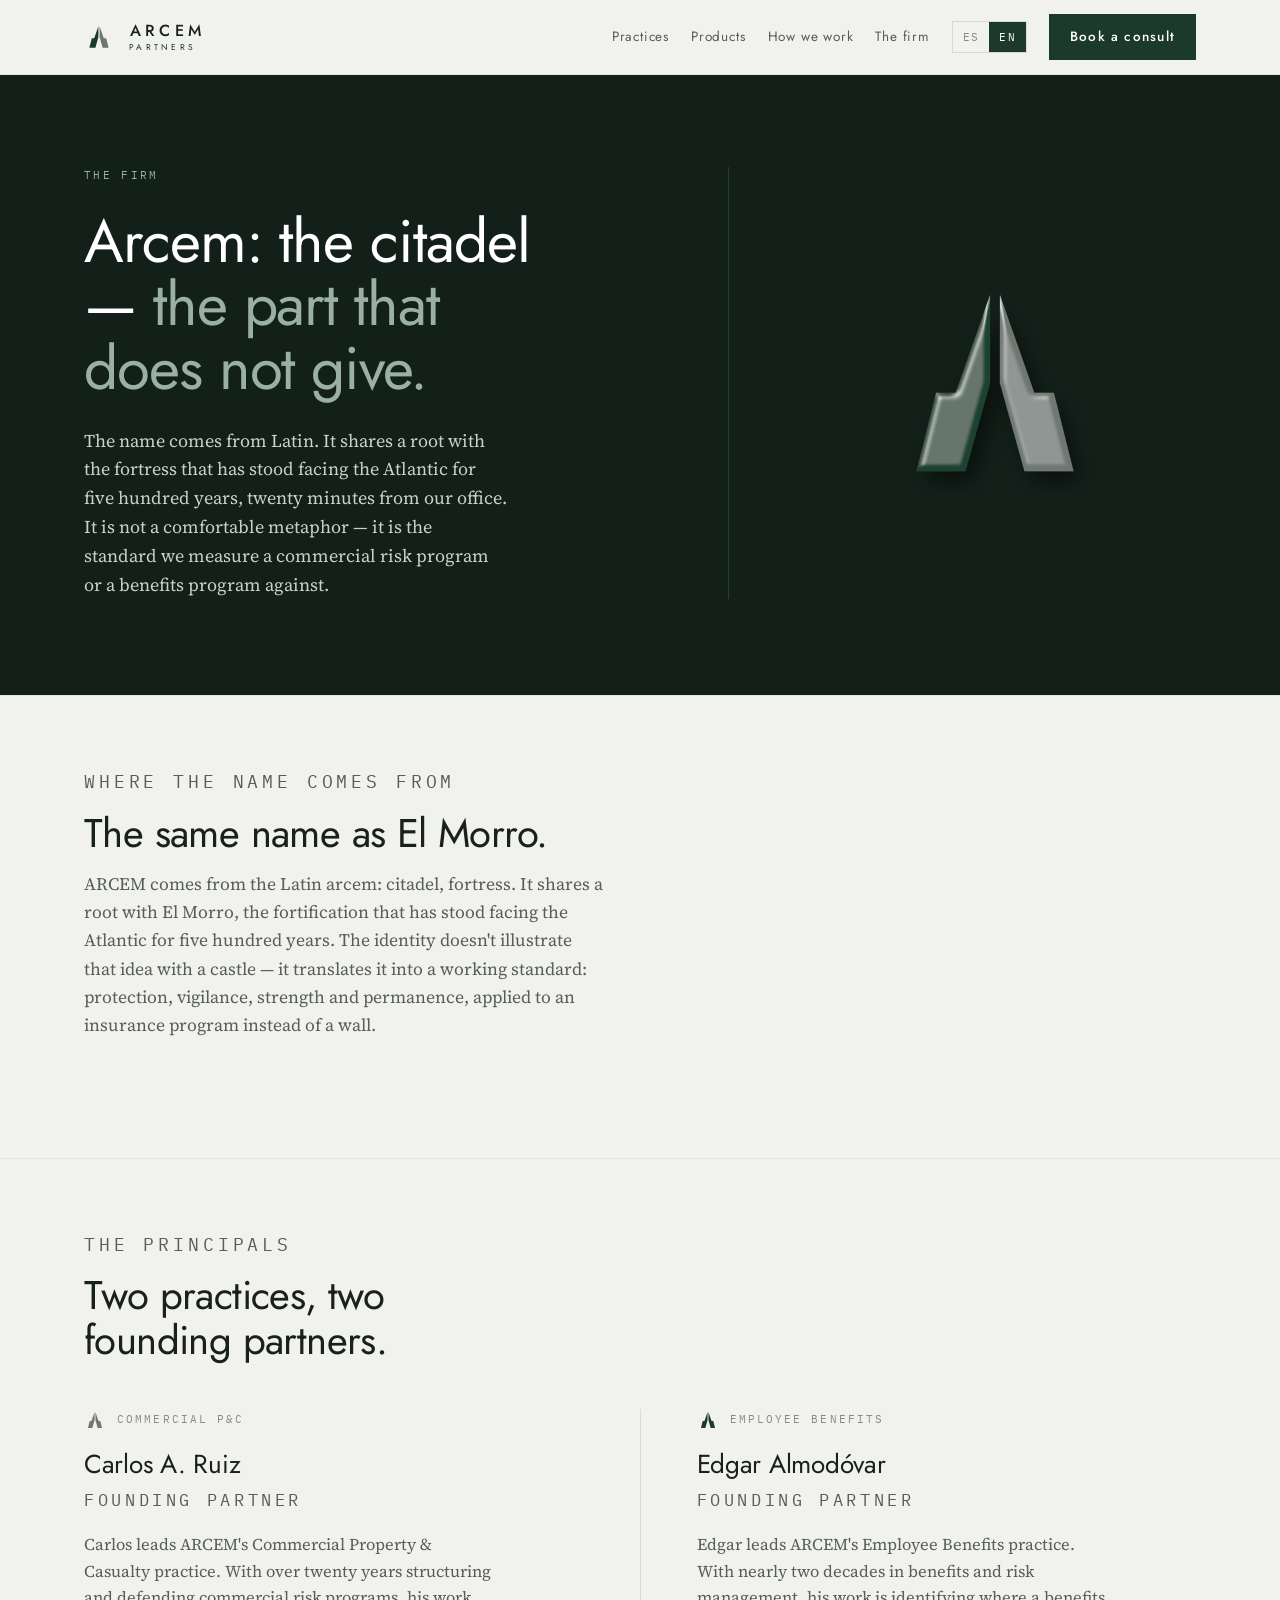
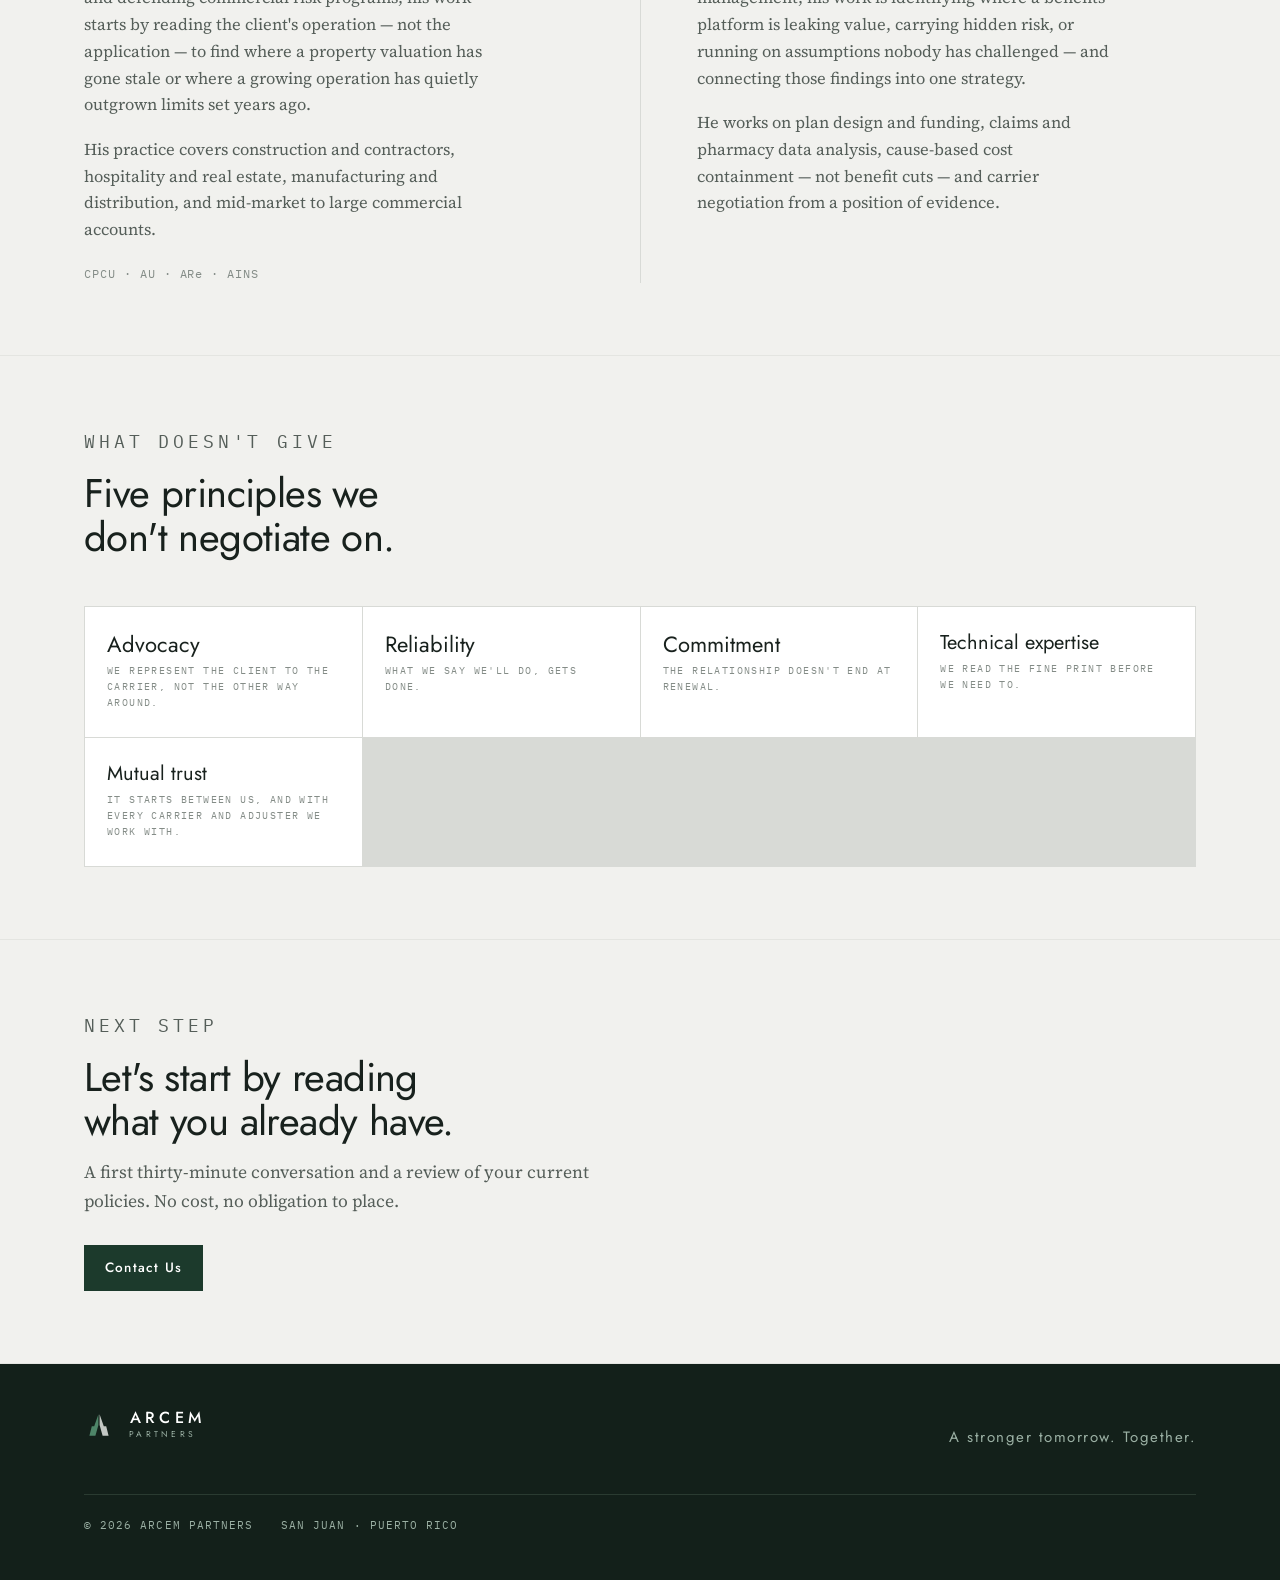
<file: firma.html>
<!doctype html>
<html lang="en"><head>
<meta charset="utf-8">
<meta name="viewport" content="width=device-width, initial-scale=1">
<title>The Firm — ARCEM Partners</title>
<meta name="description" content="Where the ARCEM name comes from, the firm's principals, and the values that don't get negotiated.">

<link rel="canonical" href="https://www.arcempr.com/firma.html">
<meta property="og:type" content="website">
<meta property="og:title" content="The Firm — ARCEM Partners">
<meta property="og:description" content="Arcem: the citadel — the part that does not give.">
<meta property="og:image" content="/assets/logo/og-image.png">
<meta name="twitter:card" content="summary_large_image">

<link rel="icon" href="assets/logo/favicon.svg" type="image/svg+xml">

<link rel="preconnect" href="https://fonts.googleapis.com">
<link rel="preconnect" href="https://fonts.gstatic.com" crossorigin="">
<link rel="stylesheet" href="https://fonts.googleapis.com/css2?family=Jost:wght@300;400;500;600&amp;family=Source+Serif+4:ital,opsz,wght@0,8..60,400;0,8..60,600;1,8..60,400&amp;family=IBM+Plex+Mono:wght@400;500&amp;display=swap">

<link rel="stylesheet" href="assets/css/styles.css">
</head>
<body>

<header>
  <div class="wrap bar">
    <a class="brand" href="index.html" aria-label="ARCEM Partners">
      <svg viewBox="0 0 200 200" aria-hidden="true">
        <path fill="var(--green)" d="M96 28 68 108H52l-16 64h40l20-72Z"></path>
        <path fill="var(--stone)" d="m104 28 28 80h16l16 64h-40l-20-72Z"></path>
      </svg>
      <span>
        <span class="wm" style="display:block">ARCEM</span>
        <span class="sub" style="display:block">PARTNERS</span>
      </span>
    </a>
    <nav class="nav">
      <a class="link" href="index.html#practicas" data-es="Prácticas" data-en="Practices">Practices</a>
      <a class="link" href="productos.html" data-es="Productos" data-en="Products">Products</a>
      <a class="link" href="index.html#proceso" data-es="Cómo trabajamos" data-en="How we work">How we work</a>
      <a class="link" href="firma.html" data-es="La firma" data-en="The firm">The firm</a>
      <div class="lang" role="group" aria-label="Idioma / Language">
        <button type="button" id="lang-es" aria-pressed="false">ES</button>
        <button type="button" id="lang-en" aria-pressed="true">EN</button>
      </div>
      <a class="btn" href="contacto.html" data-es="Agendar consulta" data-en="Book a consult">Book a consult</a>
    </nav>
  </div>
</header>

<main id="top">

  <section class="hero">
    <div class="wrap hero-in">
      <div class="hero-copy">
        <p class="eyebrow" data-es="La firma" data-en="The firm">The firm</p>
        <h1 data-es="Arcem: la ciudadela, &lt;em&gt;la parte que no cede.&lt;/em&gt;" data-en="Arcem: the citadel — &lt;em&gt;the part that does not give.&lt;/em&gt;">Arcem: the citadel — <em>the part that does not give.</em></h1>
        <p class="lede" data-es="El nombre viene del latín. Es la misma raíz que nombra la fortaleza que lleva quinientos años frente al Atlántico, a veinte minutos de nuestra oficina. No es una metáfora cómoda: es el estándar con el que medimos un programa de riesgo comercial o un programa de beneficios." data-en="The name comes from Latin. It shares a root with the fortress that has stood facing the Atlantic for five hundred years, twenty minutes from our office. It is not a comfortable metaphor — it is the standard we measure a commercial risk program or a benefits program against.">The name comes from Latin. It shares a root with the fortress that has stood facing the Atlantic for five hundred years, twenty minutes from our office. It is not a comfortable metaphor — it is the standard we measure a commercial risk program or a benefits program against.</p>
      </div>
      <div class="hero-seam" aria-hidden="true"></div>
      <div class="hero-mark">
        <svg viewBox="0 0 220 220" aria-hidden="true">
          <defs>
            <filter id="hcast" x="-45%" y="-45%" width="210%" height="210%">
              <feDropShadow dx="6" dy="9" stdDeviation="9" flood-color="#000000" flood-opacity="0.5"></feDropShadow>
            </filter>
            <filter id="hbevel" x="-30%" y="-30%" width="170%" height="170%">
              <feGaussianBlur in="SourceAlpha" stdDeviation="2.6" result="b"></feGaussianBlur>
              <feSpecularLighting in="b" surfaceScale="2.6" specularConstant="0.55" specularExponent="30" lighting-color="#FFFFFF" result="s">
                <feDistantLight azimuth="228" elevation="54"></feDistantLight>
              </feSpecularLighting>
              <feComposite in="s" in2="SourceAlpha" operator="in" result="sc"></feComposite>
              <feComposite in="SourceGraphic" in2="sc" operator="arithmetic" k1="0" k2="1" k3="1" k4="0"></feComposite>
            </filter>
          </defs>
          <g filter="url(#hcast)"><g filter="url(#hbevel)">
            <path fill="#1F4331" d="M106 38 78 118H62l-16 64h40l20-72Z"></path>
            <path fill="#6E7772" d="m114 38 28 80h16l16 64h-40l-20-72Z"></path>
          </g></g>
        </svg>
      </div>
    </div>
  </section>

  <section id="origen">
    <div class="wrap sec">
      <div class="sec-head">
        <p class="kicker" data-es="Origen del nombre" data-en="Where the name comes from">Where the name comes from</p>
        <h2 data-es="El mismo nombre que El Morro." data-en="The same name as El Morro.">The same name as El Morro.</h2>
        <p data-es="ARCEM viene del latín «arcem»: ciudadela, fortaleza. Es la misma raíz que nombra El Morro, la fortificación que lleva quinientos años frente al Atlántico. La identidad no ilustra esa idea con un castillo — la traduce a un estándar de trabajo: protección, vigilancia, fuerza y permanencia, aplicados a un programa de seguros en vez de a un muro." data-en="ARCEM comes from the Latin arcem: citadel, fortress. It shares a root with El Morro, the fortification that has stood facing the Atlantic for five hundred years. The identity doesn't illustrate that idea with a castle — it translates it into a working standard: protection, vigilance, strength and permanence, applied to an insurance program instead of a wall.">ARCEM comes from the Latin arcem: citadel, fortress. It shares a root with El Morro, the fortification that has stood facing the Atlantic for five hundred years. The identity doesn't illustrate that idea with a castle — it translates it into a working standard: protection, vigilance, strength and permanence, applied to an insurance program instead of a wall.</p>
      </div>
    </div>
  </section>

  <section id="principales">
    <div class="wrap sec">
      <div class="sec-head">
        <p class="kicker" data-es="Los principales" data-en="The principals">The principals</p>
        <h2 data-es="Dos prácticas, dos socios fundadores." data-en="Two practices, two founding partners.">Two practices, two founding partners.</h2>
      </div>

      <div class="split">
        <div class="prac">
          <div class="prac-tag">
            <svg viewBox="0 0 200 200" aria-hidden="true"><path fill="var(--stone)" d="M96 28 68 108H52l-16 64h40l20-72Z"></path><path fill="var(--stone)" d="m104 28 28 80h16l16 64h-40l-20-72Z"></path></svg>
            <span data-es="Commercial P&amp;C" data-en="Commercial P&amp;C">Commercial P&amp;C</span>
          </div>
          <h3>Carlos A. Ruiz</h3>
          <p class="kicker" style="margin:-10px 0 0" data-es="Socio fundador" data-en="Founding partner">Founding partner</p>
          <p data-es="Carlos dirige la práctica de Commercial Property &amp; Casualty de ARCEM. Con más de veinte años estructurando y defendiendo programas de riesgo comercial, su trabajo empieza por leer la operación del cliente — no la solicitud — para encontrar dónde una valoración de propiedad quedó desactualizada o dónde una operación en crecimiento ya superó los límites que se fijaron hace años." data-en="Carlos leads ARCEM's Commercial Property &amp; Casualty practice. With over twenty years structuring and defending commercial risk programs, his work starts by reading the client's operation — not the application — to find where a property valuation has gone stale or where a growing operation has quietly outgrown limits set years ago.">Carlos leads ARCEM's Commercial Property &amp; Casualty practice. With over twenty years structuring and defending commercial risk programs, his work starts by reading the client's operation — not the application — to find where a property valuation has gone stale or where a growing operation has quietly outgrown limits set years ago.</p>
          <p data-es="Su práctica cubre construcción y contratistas, hospitalidad y bienes raíces, manufactura y distribución, y cuentas comerciales de mediana y gran escala." data-en="His practice covers construction and contractors, hospitality and real estate, manufacturing and distribution, and mid-market to large commercial accounts.">His practice covers construction and contractors, hospitality and real estate, manufacturing and distribution, and mid-market to large commercial accounts.</p>
          <p class="mono" style="font-size:12px; letter-spacing:.08em; color:var(--faint); margin:2px 0 0">CPCU · AU · ARe · AINS</p>
        </div>

        <div class="seam" aria-hidden="true"></div>

        <div class="prac">
          <div class="prac-tag">
            <svg viewBox="0 0 200 200" aria-hidden="true"><path fill="var(--green)" d="M96 28 68 108H52l-16 64h40l20-72Z"></path><path fill="var(--green)" d="m104 28 28 80h16l16 64h-40l-20-72Z"></path></svg>
            <span data-es="Employee Benefits" data-en="Employee Benefits">Employee Benefits</span>
          </div>
          <h3>Edgar Almodóvar</h3>
          <p class="kicker" style="margin:-10px 0 0" data-es="Socio fundador" data-en="Founding partner">Founding partner</p>
          <p data-es="Edgar dirige la práctica de Employee Benefits de ARCEM. Con casi dos décadas en beneficios y manejo de riesgo, su trabajo es identificar dónde una plataforma de beneficios pierde valor, carga riesgo oculto u opera sobre supuestos que nadie ha cuestionado — y conectar esos hallazgos en una sola estrategia." data-en="Edgar leads ARCEM's Employee Benefits practice. With nearly two decades in benefits and risk management, his work is identifying where a benefits platform is leaking value, carrying hidden risk, or running on assumptions nobody has challenged — and connecting those findings into one strategy.">Edgar leads ARCEM's Employee Benefits practice. With nearly two decades in benefits and risk management, his work is identifying where a benefits platform is leaking value, carrying hidden risk, or running on assumptions nobody has challenged — and connecting those findings into one strategy.</p>
          <p data-es="Trabaja diseño y financiamiento de plan, análisis de datos de reclamaciones y farmacia, contención de costos basada en causa — no en recorte — y negociación con carriers desde una posición de evidencia." data-en="He works on plan design and funding, claims and pharmacy data analysis, cause-based cost containment — not benefit cuts — and carrier negotiation from a position of evidence.">He works on plan design and funding, claims and pharmacy data analysis, cause-based cost containment — not benefit cuts — and carrier negotiation from a position of evidence.</p>
        </div>
      </div>
    </div>
  </section>

  <section id="valores">
    <div class="wrap sec">
      <div class="sec-head">
        <p class="kicker" data-es="Lo que no cede" data-en="What doesn't give">What doesn't give</p>
        <h2 data-es="Cinco principios que no se negocian." data-en="Five principles we don't negotiate on.">Five principles we don't negotiate on.</h2>
      </div>
      <div class="proof">
        <div><span class="fig" style="font-size:22px" data-es="Defensa" data-en="Advocacy">Advocacy</span><span class="lab" data-es="Representamos al cliente frente al carrier, no al revés." data-en="We represent the client to the carrier, not the other way around.">We represent the client to the carrier, not the other way around.</span></div>
        <div><span class="fig" style="font-size:22px" data-es="Confiabilidad" data-en="Reliability">Reliability</span><span class="lab" data-es="Lo que decimos que vamos a hacer, se hace." data-en="What we say we'll do, gets done.">What we say we'll do, gets done.</span></div>
        <div><span class="fig" style="font-size:22px" data-es="Compromiso" data-en="Commitment">Commitment</span><span class="lab" data-es="La relación no termina en la renovación." data-en="The relationship doesn't end at renewal.">The relationship doesn't end at renewal.</span></div>
        <div><span class="fig" style="font-size:20px" data-es="Experiencia técnica" data-en="Technical expertise">Technical expertise</span><span class="lab" data-es="Leemos la letra pequeña antes de que haga falta leerla." data-en="We read the fine print before we need to.">We read the fine print before we need to.</span></div>
        <div><span class="fig" style="font-size:20px" data-es="Confianza mutua" data-en="Mutual trust">Mutual trust</span><span class="lab" data-es="Empieza entre nosotros, y con cada carrier y ajustador con el que trabajamos." data-en="It starts between us, and with every carrier and adjuster we work with.">It starts between us, and with every carrier and adjuster we work with.</span></div>
      </div>
    </div>
  </section>

  <section>
    <div class="wrap sec">
      <div class="sec-head" style="margin-bottom:0">
        <p class="kicker" data-es="Siguiente paso" data-en="Next step">Next step</p>
        <h2 data-es="Empecemos por leer lo que ya tiene." data-en="Let's start by reading what you already have.">Let's start by reading what you already have.</h2>
        <p data-es="Una primera conversación de treinta minutos y una revisión de sus pólizas vigentes. Sin costo y sin compromiso de colocación." data-en="A first thirty-minute conversation and a review of your current policies. No cost, no obligation to place.">A first thirty-minute conversation and a review of your current policies. No cost, no obligation to place.</p>
      </div>
      <div class="hero-cta" style="margin-top:30px">
        <a class="btn" href="contacto.html" data-es="Contáctenos" data-en="Contact Us">Contact Us</a>
      </div>
    </div>
  </section>

</main>

<footer>
  <div class="wrap foot-in">
    <div class="foot-top">
      <a class="brand" href="index.html" aria-label="ARCEM Partners">
        <svg viewBox="0 0 200 200" aria-hidden="true">
          <path fill="#4E8568" d="M96 28 68 108H52l-16 64h40l20-72Z"></path>
          <path fill="#C3C8C4" d="m104 28 28 80h16l16 64h-40l-20-72Z"></path>
        </svg>
        <span>
          <span class="wm" style="display:block">ARCEM</span>
          <span class="sub" style="display:block">PARTNERS</span>
        </span>
      </a>
      <p class="foot-tag" data-es="A stronger tomorrow. Together." data-en="A stronger tomorrow. Together.">A stronger tomorrow. Together.</p>
    </div>
    <div class="foot-bot">
      <p>© 2026 ARCEM PARTNERS</p>
      <p data-es="SAN JUAN · PUERTO RICO" data-en="SAN JUAN · PUERTO RICO">SAN JUAN · PUERTO RICO</p>
    </div>
  </div>
</footer>

<script src="assets/js/main.js"></script>


</body></html>
</file>
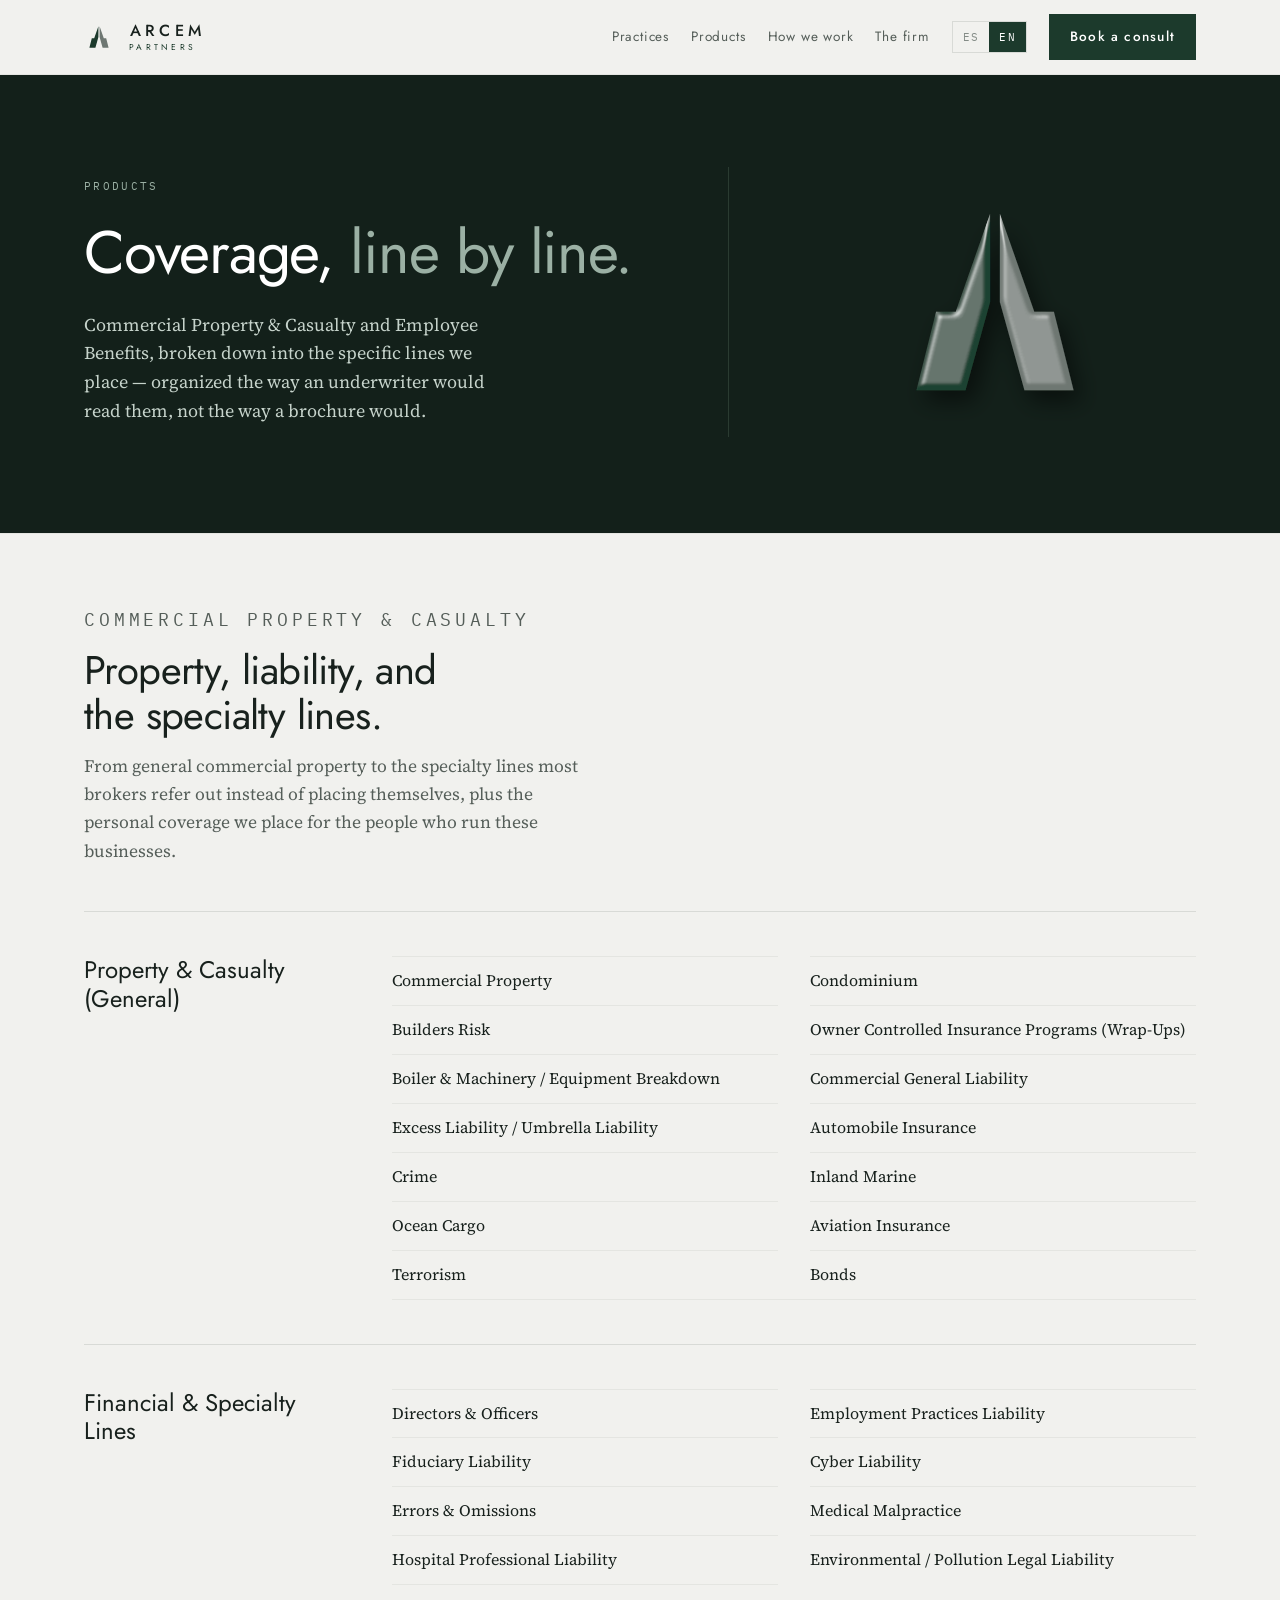
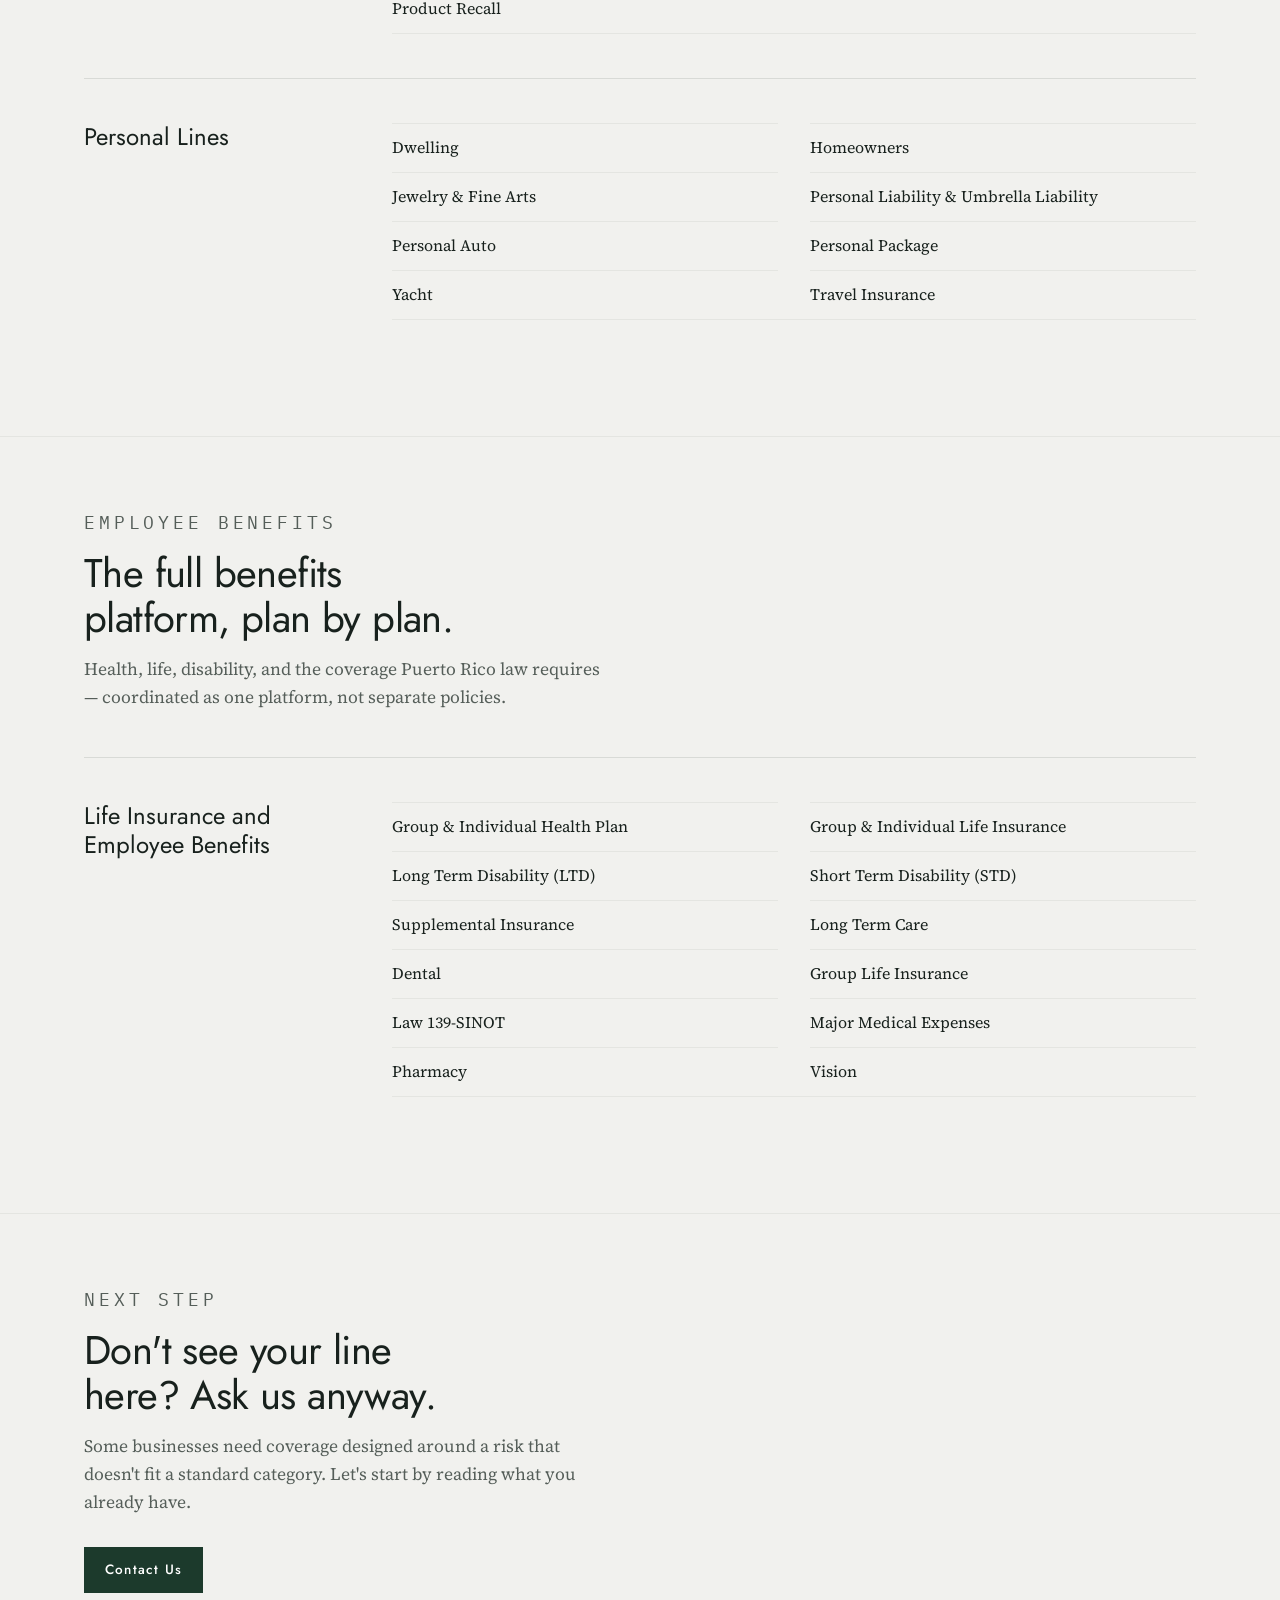
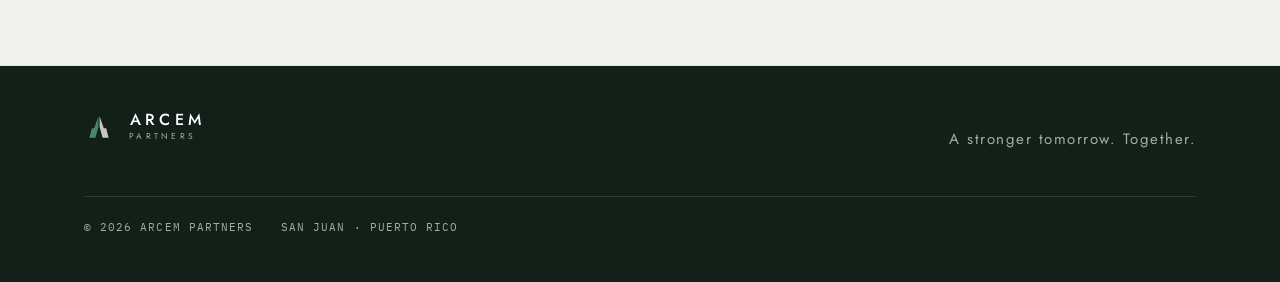
<file: productos.html>
<!doctype html>
<html lang="en">
<head>
<meta charset="utf-8">
<meta name="viewport" content="width=device-width, initial-scale=1">
<title>Products — ARCEM Partners</title>
<meta name="description" content="The full breakdown of Commercial Property &amp; Casualty and Employee Benefits coverage lines ARCEM Partners places for businesses in Puerto Rico.">

<link rel="canonical" href="https://www.arcempr.com/productos.html">
<meta property="og:type" content="website">
<meta property="og:title" content="Products — ARCEM Partners">
<meta property="og:description" content="Every line we place, organized by category.">
<meta property="og:image" content="/assets/logo/og-image.png">
<meta name="twitter:card" content="summary_large_image">

<link rel="icon" href="assets/logo/favicon.svg" type="image/svg+xml">

<link rel="preconnect" href="https://fonts.googleapis.com">
<link rel="preconnect" href="https://fonts.gstatic.com" crossorigin>
<link rel="stylesheet" href="https://fonts.googleapis.com/css2?family=Jost:wght@300;400;500;600&family=Source+Serif+4:ital,opsz,wght@0,8..60,400;0,8..60,600;1,8..60,400&family=IBM+Plex+Mono:wght@400;500&display=swap">

<link rel="stylesheet" href="assets/css/styles.css">
</head>
<body>

<header>
  <div class="wrap bar">
    <a class="brand" href="index.html" aria-label="ARCEM Partners">
      <svg viewBox="0 0 200 200" aria-hidden="true">
        <path fill="var(--green)" d="M96 28 68 108H52l-16 64h40l20-72Z"/>
        <path fill="var(--stone)" d="m104 28 28 80h16l16 64h-40l-20-72Z"/>
      </svg>
      <span>
        <span class="wm" style="display:block">ARCEM</span>
        <span class="sub" style="display:block">PARTNERS</span>
      </span>
    </a>
    <nav class="nav">
      <a class="link" href="index.html#practicas" data-es="Prácticas" data-en="Practices">Practices</a>
      <a class="link" href="productos.html" data-es="Productos" data-en="Products">Products</a>
      <a class="link" href="index.html#proceso" data-es="Cómo trabajamos" data-en="How we work">How we work</a>
      <a class="link" href="firma.html" data-es="La firma" data-en="The firm">The firm</a>
      <div class="lang" role="group" aria-label="Idioma / Language">
        <button type="button" id="lang-es" aria-pressed="false">ES</button>
        <button type="button" id="lang-en" aria-pressed="true">EN</button>
      </div>
      <a class="btn" href="contacto.html" data-es="Agendar consulta" data-en="Book a consult">Book a consult</a>
    </nav>
  </div>
</header>

<main id="top">

  <section class="hero">
    <div class="wrap hero-in">
      <div class="hero-copy">
        <p class="eyebrow" data-es="Productos" data-en="Products">Products</p>
        <h1 data-es="Cobertura, <em>línea por línea.</em>" data-en="Coverage, <em>line by line.</em>">Coverage, <em>line by line.</em></h1>
        <p class="lede" data-es="Commercial Property &amp; Casualty y Employee Benefits, desglosados en las líneas específicas que colocamos — organizadas como las leería un suscriptor, no como las mostraría un folleto." data-en="Commercial Property &amp; Casualty and Employee Benefits, broken down into the specific lines we place — organized the way an underwriter would read them, not the way a brochure would.">Commercial Property &amp; Casualty and Employee Benefits, broken down into the specific lines we place — organized the way an underwriter would read them, not the way a brochure would.</p>
      </div>
      <div class="hero-seam" aria-hidden="true"></div>
      <div class="hero-mark">
        <svg viewBox="0 0 220 220" aria-hidden="true">
          <defs>
            <filter id="hcast" x="-45%" y="-45%" width="210%" height="210%">
              <feDropShadow dx="6" dy="9" stdDeviation="9" flood-color="#000000" flood-opacity="0.5"/>
            </filter>
            <filter id="hbevel" x="-30%" y="-30%" width="170%" height="170%">
              <feGaussianBlur in="SourceAlpha" stdDeviation="2.6" result="b"/>
              <feSpecularLighting in="b" surfaceScale="2.6" specularConstant="0.55" specularExponent="30" lighting-color="#FFFFFF" result="s">
                <feDistantLight azimuth="228" elevation="54"/>
              </feSpecularLighting>
              <feComposite in="s" in2="SourceAlpha" operator="in" result="sc"/>
              <feComposite in="SourceGraphic" in2="sc" operator="arithmetic" k1="0" k2="1" k3="1" k4="0"/>
            </filter>
          </defs>
          <g filter="url(#hcast)"><g filter="url(#hbevel)">
            <path fill="#1F4331" d="M106 38 78 118H62l-16 64h40l20-72Z"/>
            <path fill="#6E7772" d="m114 38 28 80h16l16 64h-40l-20-72Z"/>
          </g></g>
        </svg>
      </div>
    </div>
  </section>

  <section id="pc">
    <div class="wrap sec">
      <div class="sec-head">
        <p class="kicker" data-es="Commercial Property &amp; Casualty" data-en="Commercial Property &amp; Casualty">Commercial Property &amp; Casualty</p>
        <h2 data-es="Propiedad, responsabilidad y las líneas de especialidad." data-en="Property, liability, and the specialty lines.">Property, liability, and the specialty lines.</h2>
        <p data-es="Desde propiedad comercial general hasta las líneas de especialidad que la mayoría de los corredores refieren en vez de colocar ellos mismos, más la cobertura personal que colocamos para quienes dirigen estos negocios." data-en="From general commercial property to the specialty lines most brokers refer out instead of placing themselves, plus the personal coverage we place for the people who run these businesses.">From general commercial property to the specialty lines most brokers refer out instead of placing themselves, plus the personal coverage we place for the people who run these businesses.</p>
      </div>

      <div class="prod-block">
        <div><h3 data-es="Property &amp; Casualty (General)" data-en="Property &amp; Casualty (General)">Property &amp; Casualty (General)</h3></div>
        <ul class="prod-list">
          <li data-es="Propiedad comercial" data-en="Commercial Property">Commercial Property</li>
          <li data-es="Condominio" data-en="Condominium">Condominium</li>
          <li data-es="Riesgo de constructor" data-en="Builders Risk">Builders Risk</li>
          <li data-es="Programas de seguro controlados por el dueño (Wrap-Ups)" data-en="Owner Controlled Insurance Programs (Wrap-Ups)">Owner Controlled Insurance Programs (Wrap-Ups)</li>
          <li data-es="Calderas y maquinaria / avería de equipo" data-en="Boiler &amp; Machinery / Equipment Breakdown">Boiler &amp; Machinery / Equipment Breakdown</li>
          <li data-es="Responsabilidad general comercial" data-en="Commercial General Liability">Commercial General Liability</li>
          <li data-es="Responsabilidad en exceso / sombrilla" data-en="Excess Liability / Umbrella Liability">Excess Liability / Umbrella Liability</li>
          <li data-es="Seguro de automóvil" data-en="Automobile Insurance">Automobile Insurance</li>
          <li data-es="Crimen" data-en="Crime">Crime</li>
          <li data-es="Marítimo interior" data-en="Inland Marine">Inland Marine</li>
          <li data-es="Carga marítima" data-en="Ocean Cargo">Ocean Cargo</li>
          <li data-es="Seguro de Aviación" data-en="Aviation Insurance">Aviation Insurance</li>
          <li data-es="Terrorismo" data-en="Terrorism">Terrorism</li>
          <li data-es="Fianzas" data-en="Bonds">Bonds</li>
        </ul>
      </div>

      <div class="prod-block">
        <div><h3 data-es="Financial &amp; Specialty Lines" data-en="Financial &amp; Specialty Lines">Financial &amp; Specialty Lines</h3></div>
        <ul class="prod-list">
          <li data-es="Directores y oficiales (D&amp;O)" data-en="Directors &amp; Officers">Directors &amp; Officers</li>
          <li data-es="Responsabilidad por prácticas de empleo" data-en="Employment Practices Liability">Employment Practices Liability</li>
          <li data-es="Responsabilidad fiduciaria" data-en="Fiduciary Liability">Fiduciary Liability</li>
          <li data-es="Responsabilidad cibernética" data-en="Cyber Liability">Cyber Liability</li>
          <li data-es="Errores y omisiones (E&amp;O)" data-en="Errors &amp; Omissions">Errors &amp; Omissions</li>
          <li data-es="Impericia médica" data-en="Medical Malpractice">Medical Malpractice</li>
          <li data-es="Responsabilidad profesional hospitalaria" data-en="Hospital Professional Liability">Hospital Professional Liability</li>
          <li data-es="Responsabilidad ambiental / por contaminación" data-en="Environmental / Pollution Legal Liability">Environmental / Pollution Legal Liability</li>
          <li data-es="Retiro de productos" data-en="Product Recall">Product Recall</li>
        </ul>
      </div>

      <div class="prod-block">
        <div><h3 data-es="Personal Lines" data-en="Personal Lines">Personal Lines</h3></div>
        <ul class="prod-list">
          <li data-es="Vivienda (Dwelling)" data-en="Dwelling">Dwelling</li>
          <li data-es="Seguro de hogar" data-en="Homeowners">Homeowners</li>
          <li data-es="Joyería y bellas artes" data-en="Jewelry &amp; Fine Arts">Jewelry &amp; Fine Arts</li>
          <li data-es="Responsabilidad personal y sombrilla" data-en="Personal Liability &amp; Umbrella Liability">Personal Liability &amp; Umbrella Liability</li>
          <li data-es="Auto personal" data-en="Personal Auto">Personal Auto</li>
          <li data-es="Póliza personal combinada" data-en="Personal Package">Personal Package</li>
          <li data-es="Yate" data-en="Yacht">Yacht</li>
          <li data-es="Seguro de Viajes" data-en="Travel Insurance">Travel Insurance</li>
        </ul>
      </div>
    </div>
  </section>

  <section id="benefits-productos">
    <div class="wrap sec">
      <div class="sec-head">
        <p class="kicker" data-es="Employee Benefits" data-en="Employee Benefits">Employee Benefits</p>
        <h2 data-es="La plataforma de beneficios completa, plan por plan." data-en="The full benefits platform, plan by plan.">The full benefits platform, plan by plan.</h2>
        <p data-es="Salud, vida, incapacidad y la cobertura que exige la ley en Puerto Rico — coordinadas como una sola plataforma, no como pólizas sueltas." data-en="Health, life, disability, and the coverage Puerto Rico law requires — coordinated as one platform, not separate policies.">Health, life, disability, and the coverage Puerto Rico law requires — coordinated as one platform, not separate policies.</p>
      </div>

      <div class="prod-block">
        <div><h3 data-es="Life Insurance and Employee Benefits" data-en="Life Insurance and Employee Benefits">Life Insurance and Employee Benefits</h3></div>
        <ul class="prod-list">
          <li data-es="Plan médico grupal e individual" data-en="Group &amp; Individual Health Plan">Group &amp; Individual Health Plan</li>
          <li data-es="Seguro de vida grupal e individual" data-en="Group &amp; Individual Life Insurance">Group &amp; Individual Life Insurance</li>
          <li data-es="Incapacidad a largo plazo (LTD)" data-en="Long Term Disability (LTD)">Long Term Disability (LTD)</li>
          <li data-es="Incapacidad a corto plazo (STD)" data-en="Short Term Disability (STD)">Short Term Disability (STD)</li>
          <li data-es="Seguro suplementario" data-en="Supplemental Insurance">Supplemental Insurance</li>
          <li data-es="Cuidado a largo plazo" data-en="Long Term Care">Long Term Care</li>
          <li data-es="Dental" data-en="Dental">Dental</li>
          <li data-es="Seguro de vida grupal" data-en="Group Life Insurance">Group Life Insurance</li>
          <li data-es="Ley 139-SINOT" data-en="Law 139-SINOT">Law 139-SINOT</li>
          <li data-es="Gastos médicos mayores" data-en="Major Medical Expenses">Major Medical Expenses</li>
          <li data-es="Farmacia" data-en="Pharmacy">Pharmacy</li>
          <li data-es="Visión" data-en="Vision">Vision</li>
        </ul>
      </div>
    </div>
  </section>

  <section>
    <div class="wrap sec">
      <div class="sec-head" style="margin-bottom:0">
        <p class="kicker" data-es="Siguiente paso" data-en="Next step">Next step</p>
        <h2 data-es="¿No ve su línea en la lista? Pregúntenos igual." data-en="Don't see your line here? Ask us anyway.">Don't see your line here? Ask us anyway.</h2>
        <p data-es="Ciertos negocios necesitan cobertura diseñada para un riesgo que no encaja en una categoría estándar. Empecemos por leer lo que ya tiene." data-en="Some businesses need coverage designed around a risk that doesn't fit a standard category. Let's start by reading what you already have.">Some businesses need coverage designed around a risk that doesn't fit a standard category. Let's start by reading what you already have.</p>
      </div>
      <div class="hero-cta" style="margin-top:30px">
        <a class="btn" href="contacto.html" data-es="Contáctenos" data-en="Contact Us">Contact Us</a>
      </div>
    </div>
  </section>

</main>

<footer>
  <div class="wrap foot-in">
    <div class="foot-top">
      <a class="brand" href="index.html" aria-label="ARCEM Partners">
        <svg viewBox="0 0 200 200" aria-hidden="true">
          <path fill="#4E8568" d="M96 28 68 108H52l-16 64h40l20-72Z"/>
          <path fill="#C3C8C4" d="m104 28 28 80h16l16 64h-40l-20-72Z"/>
        </svg>
        <span>
          <span class="wm" style="display:block">ARCEM</span>
          <span class="sub" style="display:block">PARTNERS</span>
        </span>
      </a>
      <p class="foot-tag" data-es="A stronger tomorrow. Together." data-en="A stronger tomorrow. Together.">A stronger tomorrow. Together.</p>
    </div>
    <div class="foot-bot">
      <p>© 2026 ARCEM PARTNERS</p>
      <p data-es="SAN JUAN · PUERTO RICO" data-en="SAN JUAN · PUERTO RICO">SAN JUAN · PUERTO RICO</p>
    </div>
  </div>
</footer>

<script src="assets/js/main.js"></script>
</body>
</html>
</file>
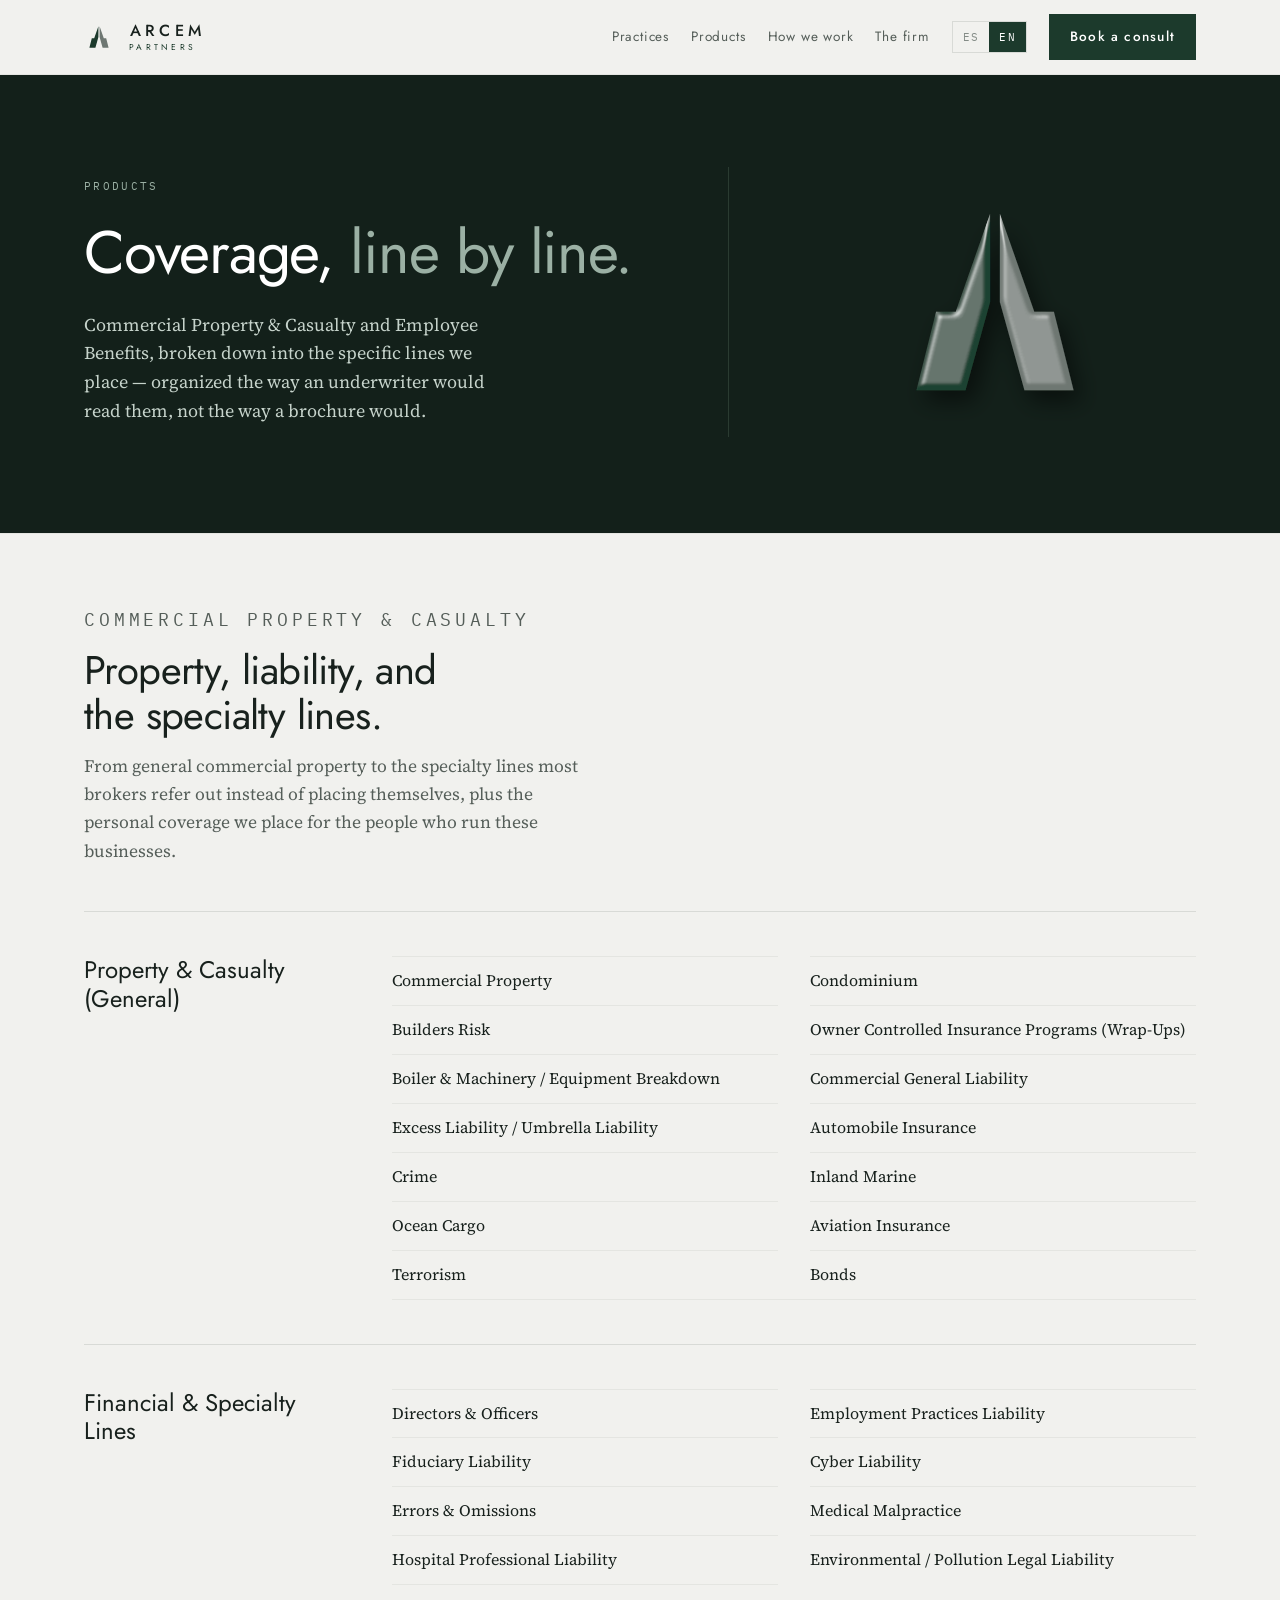
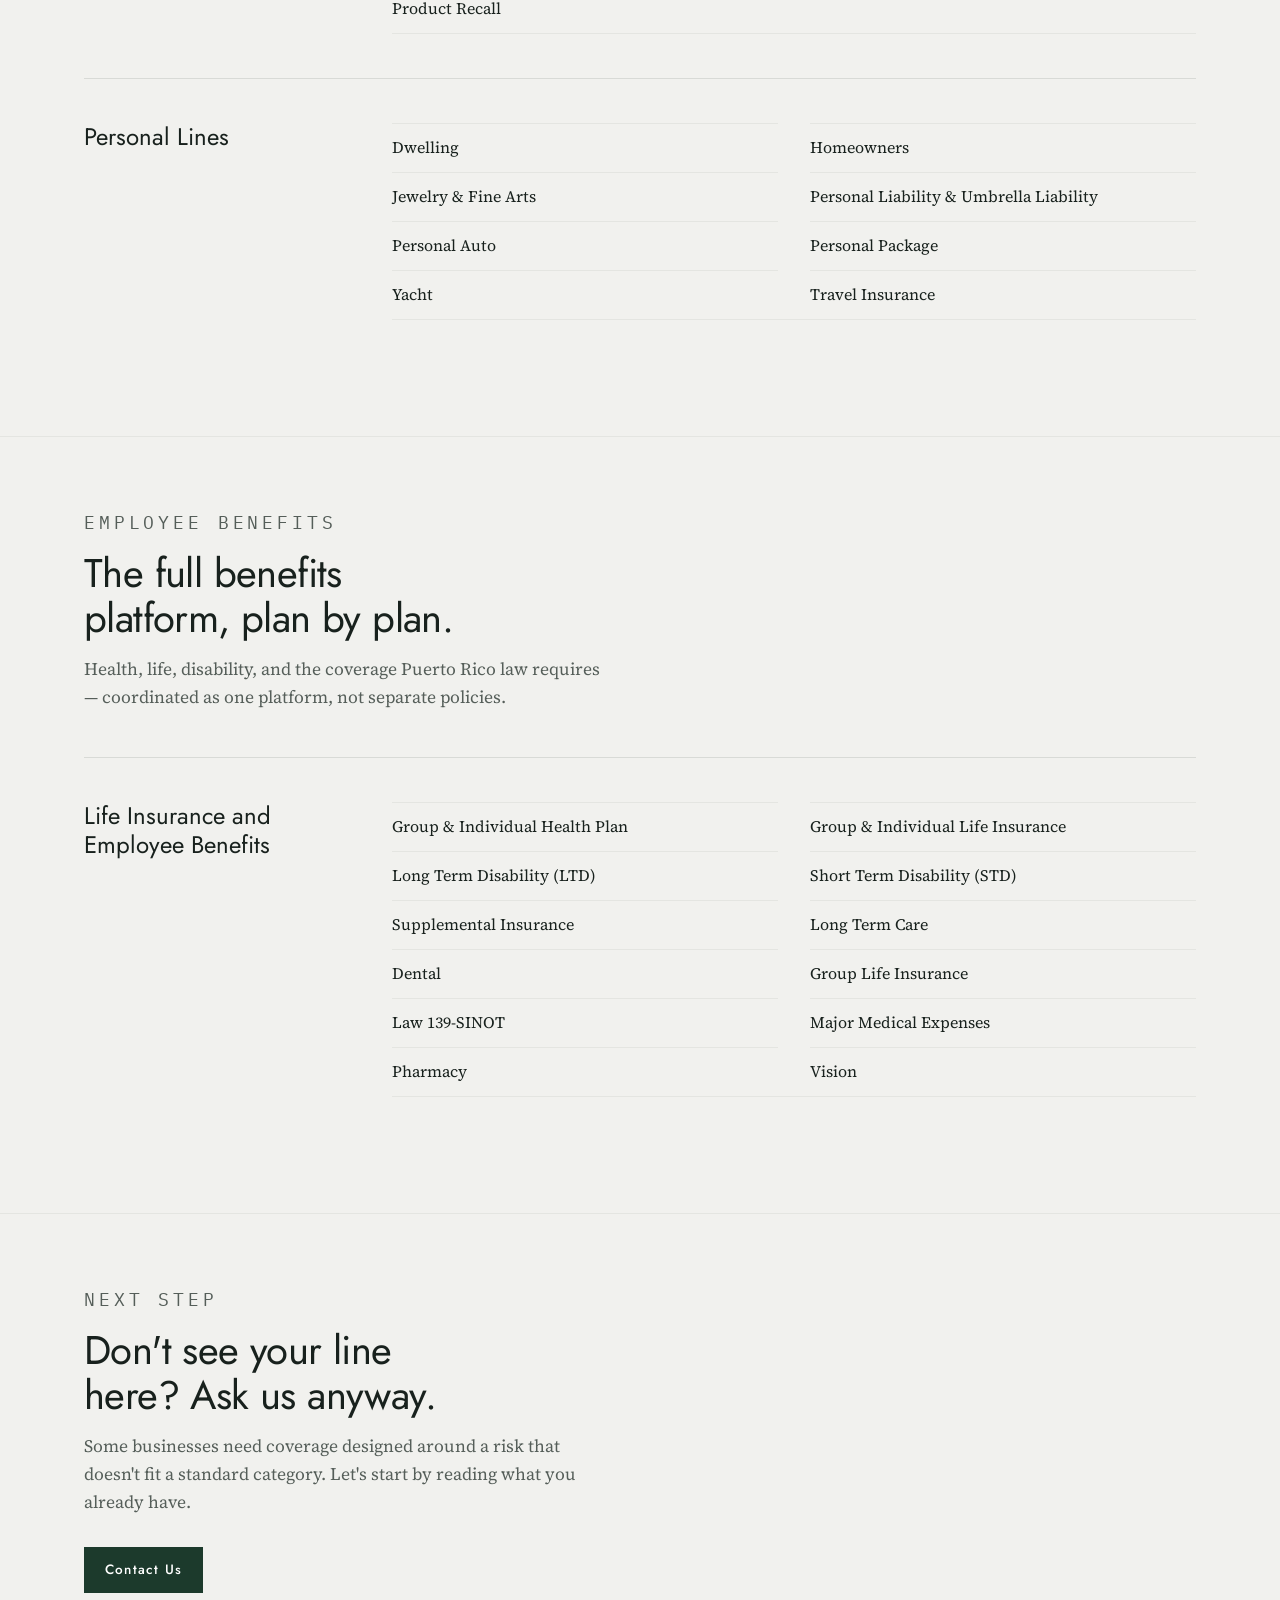
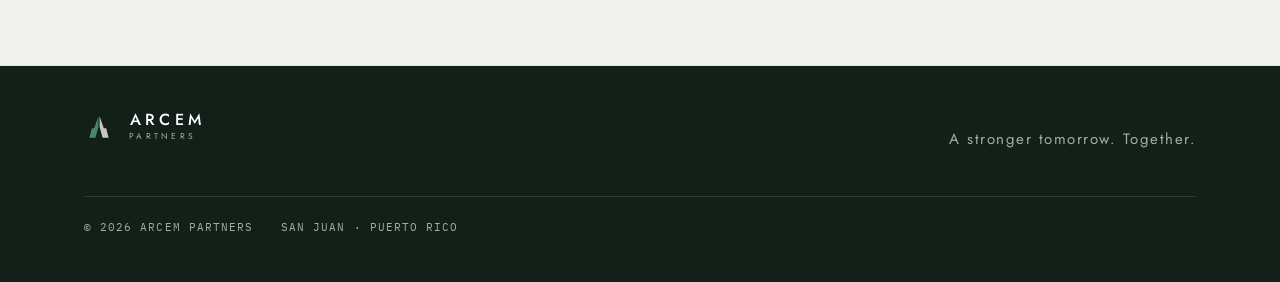
<file: products.html>
<!doctype html>
<html lang="en"><head>
<meta charset="utf-8">
<meta name="viewport" content="width=device-width, initial-scale=1">
<title>Products — ARCEM Partners</title>
<meta name="description" content="The full breakdown of Commercial Property & Casualty and Employee Benefits coverage lines ARCEM Partners places for businesses in Puerto Rico.">

<link rel="canonical" href="https://www.arcempr.com/products.html">
<meta property="og:type" content="website">
<meta property="og:title" content="Products — ARCEM Partners">
<meta property="og:description" content="Every line we place, organized by category.">
<meta property="og:image" content="/assets/logo/og-image.png">
<meta name="twitter:card" content="summary_large_image">

<link rel="icon" href="assets/logo/favicon.svg" type="image/svg+xml">

<link rel="preconnect" href="https://fonts.googleapis.com">
<link rel="preconnect" href="https://fonts.gstatic.com" crossorigin="">
<link rel="stylesheet" href="https://fonts.googleapis.com/css2?family=Jost:wght@300;400;500;600&amp;family=Source+Serif+4:ital,opsz,wght@0,8..60,400;0,8..60,600;1,8..60,400&amp;family=IBM+Plex+Mono:wght@400;500&amp;display=swap">

<link rel="stylesheet" href="assets/css/styles.css">
</head>
<body>

<header>
  <div class="wrap bar">
    <a class="brand" href="index.html" aria-label="ARCEM Partners">
      <svg viewBox="0 0 200 200" aria-hidden="true">
        <path fill="var(--green)" d="M96 28 68 108H52l-16 64h40l20-72Z"></path>
        <path fill="var(--stone)" d="m104 28 28 80h16l16 64h-40l-20-72Z"></path>
      </svg>
      <span>
        <span class="wm" style="display:block">ARCEM</span>
        <span class="sub" style="display:block">PARTNERS</span>
      </span>
    </a>
    <nav class="nav">
      <a class="link" href="index.html#practicas" data-es="Prácticas" data-en="Practices">Practices</a>
      <a class="link" href="products.html" data-es="Productos" data-en="Products">Products</a>
      <a class="link" href="index.html#proceso" data-es="Cómo trabajamos" data-en="How we work">How we work</a>
      <a class="link" href="about.html" data-es="La firma" data-en="The firm">The firm</a>
      <div class="lang" role="group" aria-label="Idioma / Language">
        <button type="button" id="lang-es" aria-pressed="false">ES</button>
        <button type="button" id="lang-en" aria-pressed="true">EN</button>
      </div>
      <a class="btn" href="contact.html" data-es="Agendar consulta" data-en="Book a consult">Book a consult</a>
    </nav>
  </div>
</header>

<main id="top">

  <section class="hero">
    <div class="wrap hero-in">
      <div class="hero-copy">
        <p class="eyebrow" data-es="Productos" data-en="Products">Products</p>
        <h1 data-es="Cobertura, &lt;em&gt;línea por línea.&lt;/em&gt;" data-en="Coverage, &lt;em&gt;line by line.&lt;/em&gt;">Coverage, <em>line by line.</em></h1>
        <p class="lede" data-es="Commercial Property &amp; Casualty y Employee Benefits, desglosados en las líneas específicas que colocamos — organizadas como las leería un suscriptor, no como las mostraría un folleto." data-en="Commercial Property &amp; Casualty and Employee Benefits, broken down into the specific lines we place — organized the way an underwriter would read them, not the way a brochure would.">Commercial Property &amp; Casualty and Employee Benefits, broken down into the specific lines we place — organized the way an underwriter would read them, not the way a brochure would.</p>
      </div>
      <div class="hero-seam" aria-hidden="true"></div>
      <div class="hero-mark">
        <svg viewBox="0 0 220 220" aria-hidden="true">
          <defs>
            <filter id="hcast" x="-45%" y="-45%" width="210%" height="210%">
              <feDropShadow dx="6" dy="9" stdDeviation="9" flood-color="#000000" flood-opacity="0.5"></feDropShadow>
            </filter>
            <filter id="hbevel" x="-30%" y="-30%" width="170%" height="170%">
              <feGaussianBlur in="SourceAlpha" stdDeviation="2.6" result="b"></feGaussianBlur>
              <feSpecularLighting in="b" surfaceScale="2.6" specularConstant="0.55" specularExponent="30" lighting-color="#FFFFFF" result="s">
                <feDistantLight azimuth="228" elevation="54"></feDistantLight>
              </feSpecularLighting>
              <feComposite in="s" in2="SourceAlpha" operator="in" result="sc"></feComposite>
              <feComposite in="SourceGraphic" in2="sc" operator="arithmetic" k1="0" k2="1" k3="1" k4="0"></feComposite>
            </filter>
          </defs>
          <g filter="url(#hcast)"><g filter="url(#hbevel)">
            <path fill="#1F4331" d="M106 38 78 118H62l-16 64h40l20-72Z"></path>
            <path fill="#6E7772" d="m114 38 28 80h16l16 64h-40l-20-72Z"></path>
          </g></g>
        </svg>
      </div>
    </div>
  </section>

  <section id="pc">
    <div class="wrap sec">
      <div class="sec-head">
        <p class="kicker" data-es="Commercial Property &amp; Casualty" data-en="Commercial Property &amp; Casualty">Commercial Property &amp; Casualty</p>
        <h2 data-es="Propiedad, responsabilidad y las líneas de especialidad." data-en="Property, liability, and the specialty lines.">Property, liability, and the specialty lines.</h2>
        <p data-es="Desde propiedad comercial general hasta las líneas de especialidad que la mayoría de los corredores refieren en vez de colocar ellos mismos, más la cobertura personal que colocamos para quienes dirigen estos negocios." data-en="From general commercial property to the specialty lines most brokers refer out instead of placing themselves, plus the personal coverage we place for the people who run these businesses.">From general commercial property to the specialty lines most brokers refer out instead of placing themselves, plus the personal coverage we place for the people who run these businesses.</p>
      </div>

      <div class="prod-block">
        <div><h3 data-es="Property &amp; Casualty (General)" data-en="Property &amp; Casualty (General)">Property &amp; Casualty (General)</h3></div>
        <ul class="prod-list">
          <li data-es="Propiedad comercial" data-en="Commercial Property">Commercial Property</li>
          <li data-es="Condominio" data-en="Condominium">Condominium</li>
          <li data-es="Riesgo de constructor" data-en="Builders Risk">Builders Risk</li>
          <li data-es="Programas de seguro controlados por el dueño (Wrap-Ups)" data-en="Owner Controlled Insurance Programs (Wrap-Ups)">Owner Controlled Insurance Programs (Wrap-Ups)</li>
          <li data-es="Calderas y maquinaria / avería de equipo" data-en="Boiler &amp; Machinery / Equipment Breakdown">Boiler &amp; Machinery / Equipment Breakdown</li>
          <li data-es="Responsabilidad general comercial" data-en="Commercial General Liability">Commercial General Liability</li>
          <li data-es="Responsabilidad en exceso / sombrilla" data-en="Excess Liability / Umbrella Liability">Excess Liability / Umbrella Liability</li>
          <li data-es="Seguro de automóvil" data-en="Automobile Insurance">Automobile Insurance</li>
          <li data-es="Crimen" data-en="Crime">Crime</li>
          <li data-es="Marítimo interior" data-en="Inland Marine">Inland Marine</li>
          <li data-es="Carga marítima" data-en="Ocean Cargo">Ocean Cargo</li>
          <li data-es="Seguro de Aviación" data-en="Aviation Insurance">Aviation Insurance</li>
          <li data-es="Terrorismo" data-en="Terrorism">Terrorism</li>
          <li data-es="Fianzas" data-en="Bonds">Bonds</li>
        </ul>
      </div>

      <div class="prod-block">
        <div><h3 data-es="Financial &amp; Specialty Lines" data-en="Financial &amp; Specialty Lines">Financial &amp; Specialty Lines</h3></div>
        <ul class="prod-list">
          <li data-es="Directores y oficiales (D&amp;O)" data-en="Directors &amp; Officers">Directors &amp; Officers</li>
          <li data-es="Responsabilidad por prácticas de empleo" data-en="Employment Practices Liability">Employment Practices Liability</li>
          <li data-es="Responsabilidad fiduciaria" data-en="Fiduciary Liability">Fiduciary Liability</li>
          <li data-es="Responsabilidad cibernética" data-en="Cyber Liability">Cyber Liability</li>
          <li data-es="Errores y omisiones (E&amp;O)" data-en="Errors &amp; Omissions">Errors &amp; Omissions</li>
          <li data-es="Impericia médica" data-en="Medical Malpractice">Medical Malpractice</li>
          <li data-es="Responsabilidad profesional hospitalaria" data-en="Hospital Professional Liability">Hospital Professional Liability</li>
          <li data-es="Responsabilidad ambiental / por contaminación" data-en="Environmental / Pollution Legal Liability">Environmental / Pollution Legal Liability</li>
          <li data-es="Retiro de productos" data-en="Product Recall">Product Recall</li>
        </ul>
      </div>

      <div class="prod-block">
        <div><h3 data-es="Personal Lines" data-en="Personal Lines">Personal Lines</h3></div>
        <ul class="prod-list">
          <li data-es="Vivienda (Dwelling)" data-en="Dwelling">Dwelling</li>
          <li data-es="Seguro de hogar" data-en="Homeowners">Homeowners</li>
          <li data-es="Joyería y bellas artes" data-en="Jewelry &amp; Fine Arts">Jewelry &amp; Fine Arts</li>
          <li data-es="Responsabilidad personal y sombrilla" data-en="Personal Liability &amp; Umbrella Liability">Personal Liability &amp; Umbrella Liability</li>
          <li data-es="Auto personal" data-en="Personal Auto">Personal Auto</li>
          <li data-es="Póliza personal combinada" data-en="Personal Package">Personal Package</li>
          <li data-es="Yate" data-en="Yacht">Yacht</li>
          <li data-es="Seguro de Viajes" data-en="Travel Insurance">Travel Insurance</li>
        </ul>
      </div>
    </div>
  </section>

  <section id="benefits-productos">
    <div class="wrap sec">
      <div class="sec-head">
        <p class="kicker" data-es="Employee Benefits" data-en="Employee Benefits">Employee Benefits</p>
        <h2 data-es="La plataforma de beneficios completa, plan por plan." data-en="The full benefits platform, plan by plan.">The full benefits platform, plan by plan.</h2>
        <p data-es="Salud, vida, incapacidad y la cobertura que exige la ley en Puerto Rico — coordinadas como una sola plataforma, no como pólizas sueltas." data-en="Health, life, disability, and the coverage Puerto Rico law requires — coordinated as one platform, not separate policies.">Health, life, disability, and the coverage Puerto Rico law requires — coordinated as one platform, not separate policies.</p>
      </div>

      <div class="prod-block">
        <div><h3 data-es="Life Insurance and Employee Benefits" data-en="Life Insurance and Employee Benefits">Life Insurance and Employee Benefits</h3></div>
        <ul class="prod-list">
          <li data-es="Plan médico grupal e individual" data-en="Group &amp; Individual Health Plan">Group &amp; Individual Health Plan</li>
          <li data-es="Seguro de vida grupal e individual" data-en="Group &amp; Individual Life Insurance">Group &amp; Individual Life Insurance</li>
          <li data-es="Incapacidad a largo plazo (LTD)" data-en="Long Term Disability (LTD)">Long Term Disability (LTD)</li>
          <li data-es="Incapacidad a corto plazo (STD)" data-en="Short Term Disability (STD)">Short Term Disability (STD)</li>
          <li data-es="Seguro suplementario" data-en="Supplemental Insurance">Supplemental Insurance</li>
          <li data-es="Cuidado a largo plazo" data-en="Long Term Care">Long Term Care</li>
          <li data-es="Dental" data-en="Dental">Dental</li>
          <li data-es="Seguro de vida grupal" data-en="Group Life Insurance">Group Life Insurance</li>
          <li data-es="Ley 139-SINOT" data-en="Law 139-SINOT">Law 139-SINOT</li>
          <li data-es="Gastos médicos mayores" data-en="Major Medical Expenses">Major Medical Expenses</li>
          <li data-es="Farmacia" data-en="Pharmacy">Pharmacy</li>
          <li data-es="Visión" data-en="Vision">Vision</li>
        </ul>
      </div>
    </div>
  </section>

  <section>
    <div class="wrap sec">
      <div class="sec-head" style="margin-bottom:0">
        <p class="kicker" data-es="Siguiente paso" data-en="Next step">Next step</p>
        <h2 data-es="¿No ve su línea en la lista? Pregúntenos igual." data-en="Don't see your line here? Ask us anyway.">Don't see your line here? Ask us anyway.</h2>
        <p data-es="Ciertos negocios necesitan cobertura diseñada para un riesgo que no encaja en una categoría estándar. Empecemos por leer lo que ya tiene." data-en="Some businesses need coverage designed around a risk that doesn't fit a standard category. Let's start by reading what you already have.">Some businesses need coverage designed around a risk that doesn't fit a standard category. Let's start by reading what you already have.</p>
      </div>
      <div class="hero-cta" style="margin-top:30px">
        <a class="btn" href="contact.html" data-es="Contáctenos" data-en="Contact Us">Contact Us</a>
      </div>
    </div>
  </section>

</main>

<footer>
  <div class="wrap foot-in">
    <div class="foot-top">
      <a class="brand" href="index.html" aria-label="ARCEM Partners">
        <svg viewBox="0 0 200 200" aria-hidden="true">
          <path fill="#4E8568" d="M96 28 68 108H52l-16 64h40l20-72Z"></path>
          <path fill="#C3C8C4" d="m104 28 28 80h16l16 64h-40l-20-72Z"></path>
        </svg>
        <span>
          <span class="wm" style="display:block">ARCEM</span>
          <span class="sub" style="display:block">PARTNERS</span>
        </span>
      </a>
      <p class="foot-tag" data-es="A stronger tomorrow. Together." data-en="A stronger tomorrow. Together.">A stronger tomorrow. Together.</p>
    </div>
    <div class="foot-bot">
      <p>© 2026 ARCEM PARTNERS</p>
      <p data-es="SAN JUAN · PUERTO RICO" data-en="SAN JUAN · PUERTO RICO">SAN JUAN · PUERTO RICO</p>
    </div>
  </div>
</footer>

<script src="assets/js/main.js"></script>


</body></html>
</file>
<file: assets/css/styles.css>
/* ARCEM Partners — hoja de estilos principal
   Tokens en brand/tokens.css (mismos valores, duplicados aquí para que
   index.html funcione abriendo el archivo sin build step). */

*,*::before,*::after{box-sizing:border-box}
html{-webkit-text-size-adjust:100%}
img{max-width:100%;height:auto}
[hidden]{display:none!important}
:root{
  --cal:#F1F1EE; --surface:#FFFFFF; --sunken:#E8E9E5;
  --ink:#18211D; --soft:#555E59; --faint:#848C87;
  --line:#D8DAD6; --hair:#E4E5E1;
  --green:#1C3A2C; --green-mid:#2F5A44; --green-lt:#4E8568;
  --stone:#6E7772;
  --brand-dark:#13201A; --brand-dark-2:#1B2C23;
  --on-dark:#EDF0EC; --on-dark-soft:#9BB0A4; --on-dark-line:#2A3B31;
  --focus:#4E8568;
}
@media (prefers-color-scheme:dark){:root:not([data-theme="light"]){
  --cal:#0D1310; --surface:#151E19; --sunken:#111813;
  --ink:#E6EBE7; --soft:#9AA49E; --faint:#737C77;
  --line:#232F28; --hair:#1C2721;
  --green:#6FA98A; --green-mid:#5A9376; --green-lt:#8FC4A6;
  --stone:#9BA49E;
  --focus:#8FC4A6;
}}
:root[data-theme="dark"]{
  --cal:#0D1310; --surface:#151E19; --sunken:#111813;
  --ink:#E6EBE7; --soft:#9AA49E; --faint:#737C77;
  --line:#232F28; --hair:#1C2721;
  --green:#6FA98A; --green-mid:#5A9376; --green-lt:#8FC4A6;
  --stone:#9BA49E;
  --focus:#8FC4A6;
}

*{box-sizing:border-box}
body{
  margin:0; background:var(--cal); color:var(--ink);
  font-family:"Source Serif 4",Georgia,"Times New Roman",serif;
  font-size:17px; line-height:1.62; -webkit-font-smoothing:antialiased;
}
.wrap{max-width:1160px; margin:0 auto; padding-inline:24px}
.mono{font-family:"IBM Plex Mono",ui-monospace,SFMono-Regular,Menlo,monospace}
.disp{font-family:Jost,"Helvetica Neue",Arial,sans-serif}
:focus-visible{outline:2px solid var(--focus); outline-offset:3px}
@media (prefers-reduced-motion:reduce){*{animation:none!important;transition:none!important}}

/* ---------- header ---------- */
header{
  position:sticky; top:0; z-index:40;
  background:color-mix(in srgb,var(--cal) 92%, transparent);
  backdrop-filter:blur(10px); border-bottom:1px solid var(--hair);
}
.bar{display:flex; align-items:center; gap:18px; padding-block:14px}
.brand{display:flex; align-items:center; gap:12px; text-decoration:none}
.brand svg{width:30px; height:30px; flex:0 0 auto}
.brand .wm{font-family:Jost,sans-serif; font-weight:500; font-size:16px; letter-spacing:.26em; text-indent:.26em; color:var(--ink); line-height:1}
.brand .sub{font-family:Jost,sans-serif; font-weight:400; font-size:8.5px; letter-spacing:.38em; text-indent:.38em; color:var(--green); line-height:1; margin-top:4px}
.nav{margin-left:auto; display:flex; align-items:center; gap:22px}
.nav a.link{font-family:Jost,sans-serif; font-size:13.5px; letter-spacing:.06em; color:var(--soft); text-decoration:none; padding-block:6px}
.nav a.link:hover{color:var(--ink)}
.lang{display:flex; border:1px solid var(--line); overflow:hidden}
.lang button{
  font-family:"IBM Plex Mono",monospace; font-size:10.5px; letter-spacing:.12em;
  padding:6px 10px; border:0; background:transparent; color:var(--faint); cursor:pointer; min-height:30px;
}
.lang button[aria-pressed="true"]{background:var(--green); color:#FFFFFF}
@media (prefers-color-scheme:dark){:root:not([data-theme="light"]) .lang button[aria-pressed="true"]{color:#0D1310}}
:root[data-theme="dark"] .lang button[aria-pressed="true"]{color:#0D1310}
.btn{
  font-family:Jost,sans-serif; font-size:13.5px; font-weight:500; letter-spacing:.09em;
  background:var(--green); color:#FFFFFF; text-decoration:none;
  padding:11px 20px; min-height:44px; display:inline-flex; align-items:center; justify-content:center;
  border:1px solid var(--green); cursor:pointer; transition:background .18s ease;
}
.btn:hover{background:var(--green-mid); border-color:var(--green-mid)}
@media (prefers-color-scheme:dark){:root:not([data-theme="light"]) .btn{color:#0D1310}}
:root[data-theme="dark"] .btn{color:#0D1310}
.btn-ghost{background:transparent; color:var(--on-dark); border:1px solid rgba(237,240,236,.34)}
.btn-ghost:hover{background:rgba(237,240,236,.09); border-color:rgba(237,240,236,.55)}
.nav .btn{display:none}
@media (min-width:880px){.nav .btn{display:inline-flex}}
.nav a.link{display:none}
@media (min-width:720px){.nav a.link{display:inline}}

/* ---------- hero (superficie de marca: verde en ambos temas) ---------- */
.hero{background:var(--brand-dark); color:var(--on-dark); position:relative; overflow:hidden}
.hero-in{
  display:grid; grid-template-columns:1fr; gap:44px;
  padding-block:66px 72px; position:relative;
}
@media (min-width:920px){
  .hero-in{grid-template-columns:1.16fr 1px .84fr; gap:0; align-items:center; padding-block:92px 96px}
  .hero-seam{background:var(--on-dark-line); align-self:stretch}
  .hero-copy{padding-right:64px}
  .hero-mark{padding-left:64px}
}
.hero-seam{display:none}
@media (min-width:920px){.hero-seam{display:block}}
.eyebrow{
  font-family:"IBM Plex Mono",monospace; font-size:10.5px; letter-spacing:.22em;
  text-transform:uppercase; color:var(--on-dark-soft); margin:0 0 26px;
}
h1{
  font-family:Jost,sans-serif; font-weight:400; margin:0;
  font-size:clamp(35px,5.6vw,60px); line-height:1.06; letter-spacing:-.018em;
  text-wrap:balance; color:#FFFFFF;
}
h1 em{font-style:normal; color:var(--on-dark-soft)}
.hero-copy p.lede{
  margin:26px 0 0; max-width:47ch; font-size:18px; line-height:1.6; color:#C6D3CB;
}
.hero-cta{display:flex; flex-wrap:wrap; gap:14px; margin-top:34px}
.hero-mark{display:flex; justify-content:center}
.hero-mark svg{width:min(270px,62vw); height:auto}
.hero-foot{
  border-top:1px solid var(--on-dark-line); padding-block:18px;
  display:flex; flex-wrap:wrap; gap:10px 34px;
}
.hero-foot span{font-family:"IBM Plex Mono",monospace; font-size:10.5px; letter-spacing:.16em; text-transform:uppercase; color:var(--on-dark-soft)}

/* ---------- secciones ---------- */
section{border-bottom:1px solid var(--hair)}
.sec{padding-block:72px}
.sec-head{display:flex; flex-direction:column; gap:14px; margin-bottom:46px; max-width:62ch}
.kicker{font-family:"IBM Plex Mono",monospace; font-size:10.5px; letter-spacing:.22em; text-transform:uppercase; color:var(--faint)}
h2{font-family:Jost,sans-serif; font-weight:400; margin:0; font-size:clamp(27px,3.7vw,40px); line-height:1.12; letter-spacing:-.015em; text-wrap:balance}
.sec-head p{margin:0; color:var(--soft); font-size:17.5px; max-width:58ch}

/* prácticas — la junta partiendo la página */
.split{display:grid; grid-template-columns:1fr; gap:48px}
@media (min-width:900px){.split{grid-template-columns:1fr 1px 1fr; gap:0}
  .split .seam{background:var(--line); align-self:stretch}
  .split .prac:first-child{padding-right:56px}
  .split .prac:last-child{padding-left:56px}
}
.split .seam{display:none}
@media (min-width:900px){.split .seam{display:block}}
.prac{display:flex; flex-direction:column; gap:18px}
.prac-tag{display:flex; align-items:center; gap:11px}
.prac-tag svg{width:22px; height:22px; flex:0 0 auto}
.prac-tag span{font-family:"IBM Plex Mono",monospace; font-size:10.5px; letter-spacing:.2em; text-transform:uppercase; color:var(--faint)}
.prac h3{font-family:Jost,sans-serif; font-weight:400; margin:0; font-size:26px; line-height:1.18; letter-spacing:-.01em; color:var(--ink)}
.prac p{margin:0; color:var(--soft); font-size:16.5px; max-width:46ch}
.prac ul{margin:4px 0 0; padding:0; list-style:none; display:flex; flex-direction:column; gap:0}
.prac li{
  font-size:15.5px; color:var(--ink); padding-block:11px;
  border-top:1px solid var(--hair); display:flex; gap:14px; align-items:baseline;
}
.prac li:last-child{border-bottom:1px solid var(--hair)}
.prac li b{font-family:"IBM Plex Mono",monospace; font-size:10px; letter-spacing:.1em; color:var(--faint); flex:0 0 auto; width:22px; font-weight:400}
.prac a.more{
  font-family:Jost,sans-serif; font-size:14px; letter-spacing:.06em; color:var(--green);
  text-decoration:none; border-bottom:1px solid currentColor; align-self:flex-start; padding-bottom:2px; margin-top:6px;
}
.prac a.more:hover{color:var(--ink)}

/* proceso */
.steps{display:grid; grid-template-columns:1fr; gap:0}
@media (min-width:820px){.steps{grid-template-columns:repeat(3,minmax(0,1fr)); gap:0}}
.step{padding:30px 0; border-top:1px solid var(--line); display:flex; flex-direction:column; gap:12px}
@media (min-width:820px){
  .step{padding:30px 34px 30px 0; border-top:1px solid var(--ink)}
  .step + .step{padding-left:34px; border-left:1px solid var(--hair)}
}
.step .n{font-family:"IBM Plex Mono",monospace; font-size:11px; letter-spacing:.16em; color:var(--green)}
.step h3{font-family:Jost,sans-serif; font-weight:400; margin:0; font-size:21px; line-height:1.2; color:var(--ink)}
.step p{margin:0; color:var(--soft); font-size:16px}

/* prueba */
.proof{display:grid; grid-template-columns:repeat(2,minmax(0,1fr)); gap:1px; background:var(--line); border:1px solid var(--line)}
@media (min-width:820px){.proof{grid-template-columns:repeat(4,minmax(0,1fr))}}
.proof div{background:var(--surface); padding:26px 22px; display:flex; flex-direction:column; gap:8px}
.proof .fig{font-family:Jost,sans-serif; font-size:31px; font-weight:400; color:var(--ink); line-height:1; font-variant-numeric:tabular-nums}
.proof .lab{font-family:"IBM Plex Mono",monospace; font-size:10px; letter-spacing:.14em; text-transform:uppercase; color:var(--faint); line-height:1.6}

/* productos — categoría + lista de coberturas */
.prod-block{display:grid; grid-template-columns:1fr; gap:16px; padding-block:36px; border-top:1px solid var(--line)}
.prod-block:first-child{border-top:0; padding-top:0}
@media (min-width:820px){.prod-block{grid-template-columns:260px 1fr; gap:48px; padding-block:44px}}
.prod-block h3{font-family:Jost,sans-serif; font-weight:400; font-size:24px; line-height:1.2; color:var(--ink); margin:0}
.prod-block .prod-note{margin:10px 0 0; color:var(--soft); font-size:14.5px; max-width:38ch}
.prod-list{display:grid; grid-template-columns:1fr; gap:0; margin:0; padding:0; list-style:none; border-bottom:1px solid var(--hair)}
@media (min-width:600px){.prod-list{grid-template-columns:1fr 1fr; column-gap:32px}}
.prod-list li{font-size:16px; color:var(--ink); padding-block:11px; border-top:1px solid var(--hair)}

/* contacto */
.contact{background:var(--sunken)}
.contact-grid{display:grid; grid-template-columns:1fr; gap:44px}
@media (min-width:900px){.contact-grid{grid-template-columns:1fr 1fr; gap:64px}}
form{display:flex; flex-direction:column; gap:16px}
.field{display:flex; flex-direction:column; gap:7px}
.field label{font-family:"IBM Plex Mono",monospace; font-size:10px; letter-spacing:.16em; text-transform:uppercase; color:var(--faint)}
.field input,.field select,.field textarea{
  font-family:"Source Serif 4",Georgia,serif; font-size:16px; color:var(--ink);
  background:var(--surface); border:1px solid var(--line); padding:12px 14px; min-height:46px; width:100%;
}
.field textarea{min-height:96px; resize:vertical; line-height:1.55}
.field input:focus,.field select:focus,.field textarea:focus{border-color:var(--green)}
.hint{font-size:13.5px; color:var(--faint); margin:0}
.reach{display:flex; flex-direction:column; gap:22px}
.reach .row{display:flex; flex-direction:column; gap:5px; padding-block:16px; border-top:1px solid var(--line)}
.reach .row:last-child{border-bottom:1px solid var(--line)}
.reach .rl{font-family:"IBM Plex Mono",monospace; font-size:10px; letter-spacing:.16em; text-transform:uppercase; color:var(--faint)}
.reach .rv{font-size:17px; color:var(--ink)}
.reach .rv a{color:var(--green); text-decoration:none; border-bottom:1px solid currentColor}
.reach .rv a:hover{color:var(--ink)}
.ph{color:var(--faint); font-family:"IBM Plex Mono",monospace; font-size:14px}

/* mapa (contacto) */
.map-frame{border:1px solid var(--line); overflow:hidden; margin-top:36px}
.map-frame iframe{display:block; width:100%; height:380px; border:0}
.map-link{font-family:Jost,sans-serif; font-size:14px; letter-spacing:.06em; color:var(--green); text-decoration:none; border-bottom:1px solid currentColor; padding-bottom:2px; display:inline-block; margin-top:14px}
.map-link:hover{color:var(--ink)}

/* footer */
footer{background:var(--brand-dark); color:var(--on-dark)}
.foot-in{padding-block:46px; display:flex; flex-direction:column; gap:30px}
.foot-top{display:flex; flex-wrap:wrap; gap:26px; align-items:flex-start}
.foot-top .brand .wm{color:#FFFFFF}
.foot-top .brand .sub{color:var(--on-dark-soft)}
.foot-tag{margin-left:auto; font-family:Jost,sans-serif; font-size:15px; letter-spacing:.1em; color:var(--on-dark-soft)}
.foot-bot{border-top:1px solid var(--on-dark-line); padding-top:22px; display:flex; flex-wrap:wrap; gap:8px 28px}
.foot-bot p{margin:0; font-family:"IBM Plex Mono",monospace; font-size:10.5px; letter-spacing:.1em; color:var(--on-dark-soft)}
</file>
